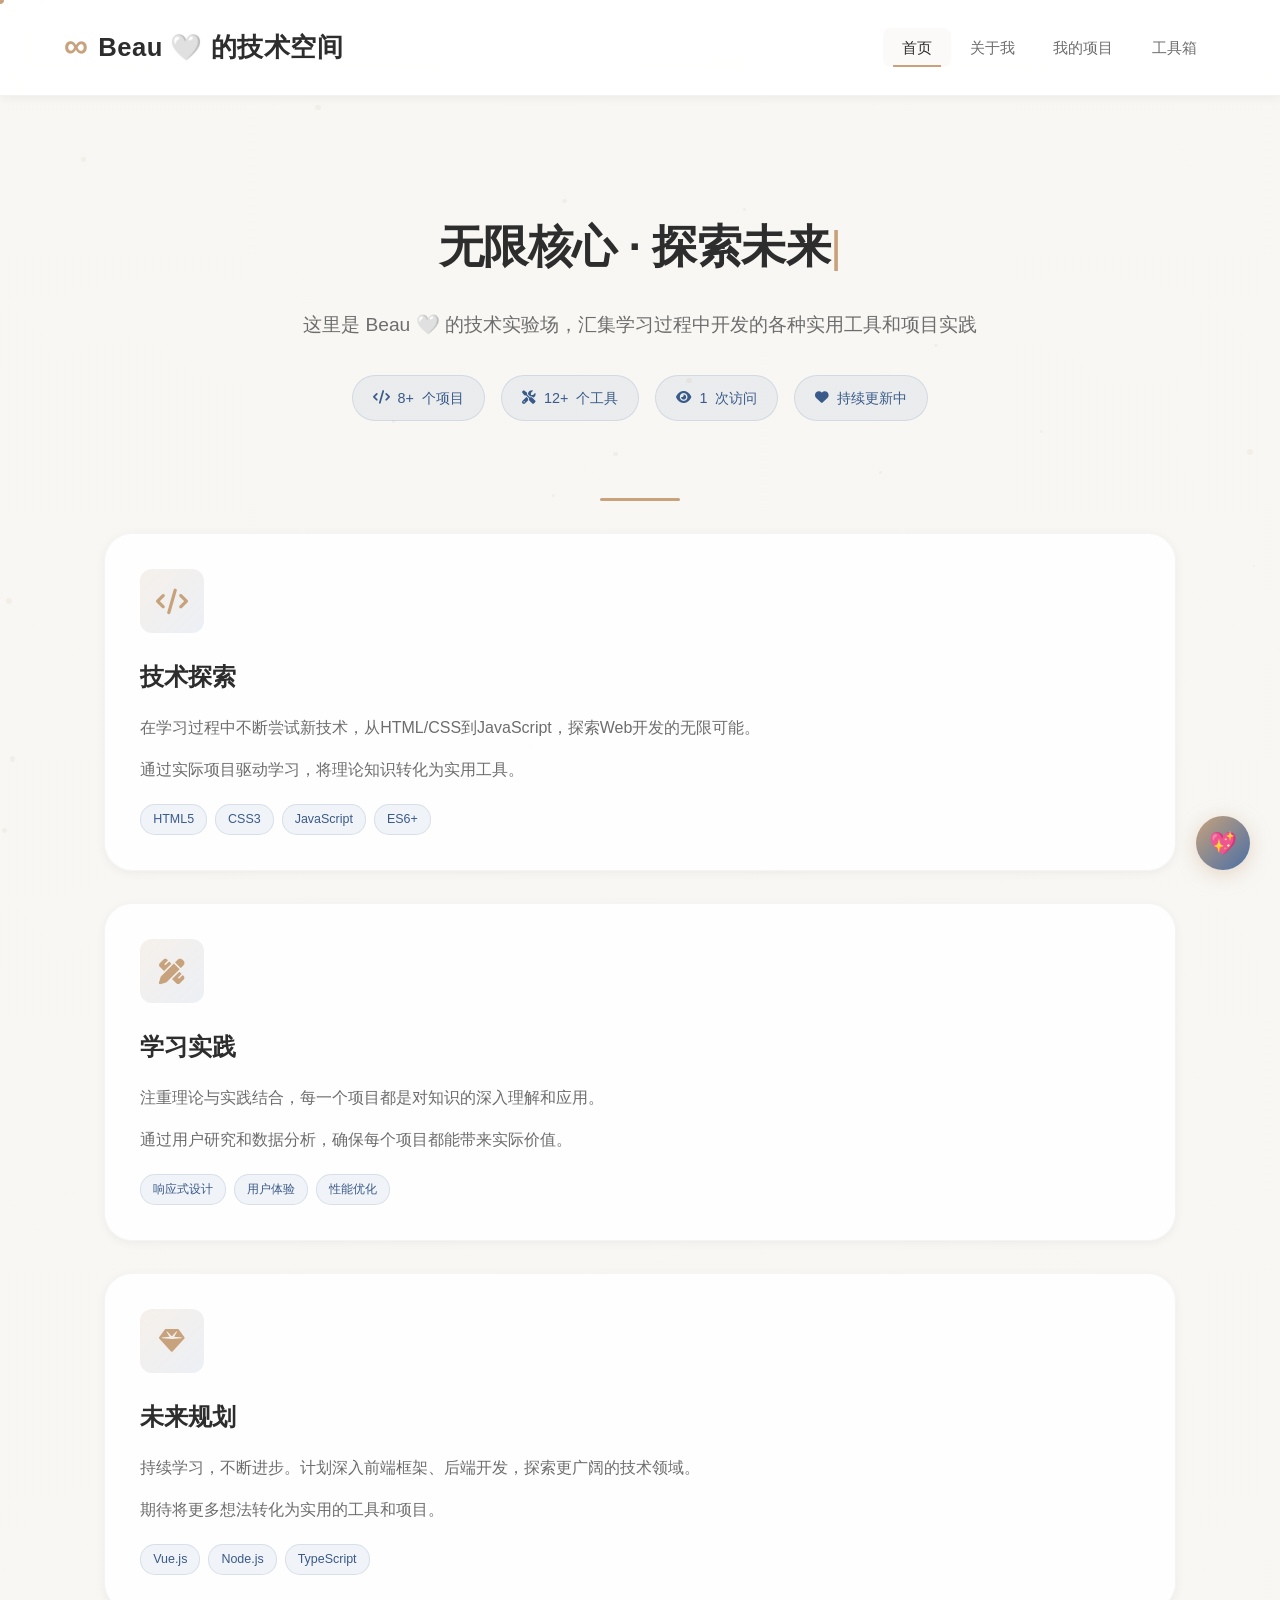
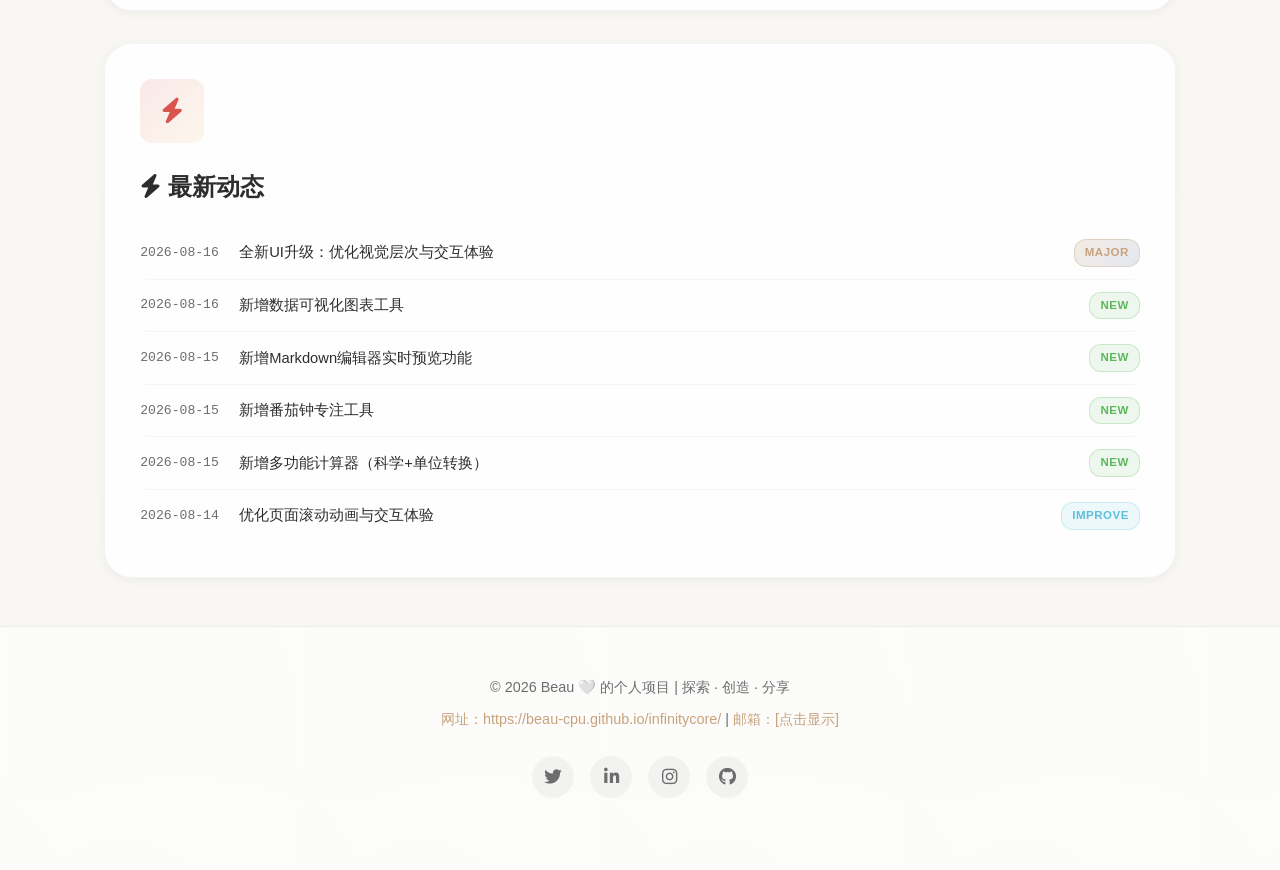
<file: index.html>
<!DOCTYPE html>
<html lang="zh-CN">
<head>
    <meta charset="UTF-8">
    <link rel="icon" href="图标/logo.png">
    <meta name="viewport" content="width=device-width, initial-scale=1.0">
    <title>InfinityCore - 无限核心 | Beau 🤍 的技术空间</title>
    <meta name="description" content="Beau 🤍 的个人技术空间，汇集学习过程中开发的各种实用工具和项目实践">
    
    <!-- SEO & Open Graph -->
    <meta property="og:title" content="InfinityCore - 无限核心 | Beau 🤍 的技术空间">
    <meta property="og:description" content="个人技术实验场，汇集学习过程中开发的各种实用工具和项目实践 | 全新升级版">
    <meta property="og:type" content="website">
    <meta name="keywords" content="InfinityCore, Beau, 技术空间, Web开发, 前端, JavaScript, HTML, CSS, 工具箱, 学习笔记">
    <meta http-equiv="Content-Type" content="text/html;charset=gb2312" />
    <meta name="sogou_site_verification" content="lBYwadlYSS" />
    <meta name="theme-color" content="#c7a27c">

    <!-- 外部CSS文件 -->
    <link rel="stylesheet" href="https://cdnjs.cloudflare.com/ajax/libs/font-awesome/6.4.0/css/all.min.css">
    <link rel="stylesheet" href="style.css">
</head>
<body>
    <!-- 自定义光标（简化版） -->
    <div class="cursor-dot"></div>
    
    <!-- 背景粒子 -->
    <div class="particles" id="particles"></div>
    
    <!-- 加载动画 -->
    <div class="loader" id="loader">
        <div class="loader-content">
            <div class="logo-loading">InfinityCore</div>
            <div class="loader-spinner"></div>
            <div class="loader-progress"></div>
            <div class="loader-complete">准备就绪</div>
        </div>
    </div>

    <!-- 导航栏（只保留前4项） -->
    <nav class="navbar" id="navbar">
        <div class="logo">
            <span class="logo-icon">∞</span>
            <span>Beau 🤍 的技术空间</span>
        </div>
        <button class="mobile-toggle" id="mobileToggle">☰</button>
        <ul class="nav-links" id="navLinks">
            <li><a href="#" class="active" onclick="showContent('home', this)">首页</a></li>
            <li><a href="#" onclick="showContent('about', this)">关于我</a></li>
            <li><a href="#" onclick="showContent('projects', this)">我的项目</a></li>
            <li><a href="my-tools.html" target="_blank" rel="noopener noreferrer">工具箱</a></li>
        </ul>
    </nav>

    <!-- 主要内容 -->
    <main class="container">
        <!-- 首页内容 -->
        <section id="home-content" class="content-section">
            <div class="hero">
                <h1><span id="typewriter"></span><span class="cursor-blink">|</span></h1>
                <p>这里是 Beau 🤍 的技术实验场，汇集学习过程中开发的各种实用工具和项目实践</p>
                <div class="hero-stats">
                    <div class="stat-badge"><i class="fas fa-code"></i><span id="projectCount">8+</span> 个项目</div>
                    <div class="stat-badge"><i class="fas fa-tools"></i><span id="toolCount">12+</span> 个工具</div>
                    <div class="stat-badge"><i class="fas fa-eye"></i><span id="visitCount">--</span> 次访问</div>
                    <div class="stat-badge"><i class="fas fa-heart"></i> 持续更新中</div>
                </div>
            </div>
            
            <div class="content-card perspective fade-in-up">
                <div class="card-3d">
                    <div class="icon-container">
                        <i class="fas fa-code"></i>
                    </div>
                    <h2>技术探索</h2>
                    <p>在学习过程中不断尝试新技术，从HTML/CSS到JavaScript，探索Web开发的无限可能。</p>
                    <p>通过实际项目驱动学习，将理论知识转化为实用工具。</p>
                    <div class="tech-tags">
                        <span class="mini-tag">HTML5</span>
                        <span class="mini-tag">CSS3</span>
                        <span class="mini-tag">JavaScript</span>
                        <span class="mini-tag">ES6+</span>
                    </div>
                </div>
            </div>
            
            <div class="content-card perspective fade-in-up">
                <div class="card-3d">
                    <div class="icon-container">
                        <i class="fas fa-pencil-ruler"></i>
                    </div>
                    <h2>学习实践</h2>
                    <p>注重理论与实践结合，每一个项目都是对知识的深入理解和应用。</p>
                    <p>通过用户研究和数据分析，确保每个项目都能带来实际价值。</p>
                    <div class="tech-tags">
                        <span class="mini-tag">响应式设计</span>
                        <span class="mini-tag">用户体验</span>
                        <span class="mini-tag">性能优化</span>
                    </div>
                </div>
            </div>
            
            <div class="content-card perspective fade-in-up">
                <div class="card-3d">
                    <div class="icon-container">
                        <i class="fas fa-gem"></i>
                    </div>
                    <h2>未来规划</h2>
                    <p>持续学习，不断进步。计划深入前端框架、后端开发，探索更广阔的技术领域。</p>
                    <p>期待将更多想法转化为实用的工具和项目。</p>
                    <div class="tech-tags">
                        <span class="mini-tag">Vue.js</span>
                        <span class="mini-tag">Node.js</span>
                        <span class="mini-tag">TypeScript</span>
                    </div>
                </div>
            </div>

            <!-- 最新动态卡片 -->
            <div class="content-card perspective fade-in-up update-card">
                <div class="card-3d">
                    <div class="icon-container update-icon">
                        <i class="fas fa-bolt"></i>
                    </div>
                    <h2><i class="fas fa-bolt"></i> 最新动态</h2>
                    <div class="update-list">
                        <div class="update-item">
                            <span class="update-date">2026-08-16</span>
                            <span class="update-text">全新UI升级：优化视觉层次与交互体验</span>
                            <span class="update-tag major">Major</span>
                        </div>
                        <div class="update-item">
                            <span class="update-date">2026-08-16</span>
                            <span class="update-text">新增数据可视化图表工具</span>
                            <span class="update-tag new">New</span>
                        </div>
                        <div class="update-item">
                            <span class="update-date">2026-08-15</span>
                            <span class="update-text">新增Markdown编辑器实时预览功能</span>
                            <span class="update-tag new">New</span>
                        </div>
                        <div class="update-item">
                            <span class="update-date">2026-08-15</span>
                            <span class="update-text">新增番茄钟专注工具</span>
                            <span class="update-tag new">New</span>
                        </div>
                        <div class="update-item">
                            <span class="update-date">2026-08-15</span>
                            <span class="update-text">新增多功能计算器（科学+单位转换）</span>
                            <span class="update-tag new">New</span>
                        </div>
                        <div class="update-item">
                            <span class="update-date">2026-08-14</span>
                            <span class="update-text">优化页面滚动动画与交互体验</span>
                            <span class="update-tag improve">Improve</span>
                        </div>
                    </div>
                </div>
            </div>

        </section>
        
        <!-- 关于内容 -->
        <section id="about-content" class="content-section" style="display:none;">
            <div class="hero">
                <h1>关于我</h1>
                <p>一名热爱技术的计算机科学学生</p>
            </div>
            
            <div class="content-card perspective fade-in-up">
                <div class="card-3d">
                    <div class="icon-container">
                        <i class="fas fa-user-graduate"></i>
                    </div>
                    <h2>学习背景</h2>
                    <p>YIPC · 计算机科学专业</p>
                    <p>专注于Web开发技术栈，通过项目实践驱动学习，对前端开发和用户体验设计有浓厚兴趣。</p>
                </div>
            </div>
            
            <div class="content-card perspective fade-in-up">
                <div class="card-3d">
                    <div class="icon-container">
                        <i class="fas fa-cogs"></i>
                    </div>
                    <h2>技术栈</h2>
                    <p>HTML5 · CSS3 · JavaScript · 响应式设计</p>
                    <p>正在学习 Vue.js/React · Node.js 基础 · Git 版本控制</p>
                    <p>这个网站是我学习和实践过程的成果展示。</p>
                    
                    <!-- 技能进度条 -->
                    <div class="skills-container">
                        <div class="skill-item">
                            <div class="skill-header">
                                <span class="skill-name"><i class="fab fa-html5"></i> HTML5</span>
                                <span class="skill-percent">92%</span>
                            </div>
                            <div class="skill-bar"><div class="skill-fill" data-width="92"></div></div>
                        </div>
                        <div class="skill-item">
                            <div class="skill-header">
                                <span class="skill-name"><i class="fab fa-css3-alt"></i> CSS3</span>
                                <span class="skill-percent">88%</span>
                            </div>
                            <div class="skill-bar"><div class="skill-fill" data-width="88"></div></div>
                        </div>
                        <div class="skill-item">
                            <div class="skill-header">
                                <span class="skill-name"><i class="fab fa-js-square"></i> JavaScript</span>
                                <span class="skill-percent">82%</span>
                            </div>
                            <div class="skill-bar"><div class="skill-fill" data-width="82"></div></div>
                        </div>
                        <div class="skill-item">
                            <div class="skill-header">
                                <span class="skill-name"><i class="fas fa-mobile-alt"></i> 响应式设计</span>
                                <span class="skill-percent">85%</span>
                            </div>
                            <div class="skill-bar"><div class="skill-fill" data-width="85"></div></div>
                        </div>
                        <div class="skill-item">
                            <div class="skill-header">
                                <span class="skill-name"><i class="fab fa-vuejs"></i> Vue.js</span>
                                <span class="skill-percent">50%</span>
                            </div>
                            <div class="skill-bar"><div class="skill-fill" data-width="50"></div></div>
                        </div>
                        <div class="skill-item">
                            <div class="skill-header">
                                <span class="skill-name"><i class="fab fa-node-js"></i> Node.js</span>
                                <span class="skill-percent">40%</span>
                            </div>
                            <div class="skill-bar"><div class="skill-fill" data-width="40"></div></div>
                        </div>
                    </div>
                </div>
            </div>
            
            <div class="content-card perspective fade-in-up">
                <div class="card-3d">
                    <div class="icon-container">
                        <i class="fas fa-rocket"></i>
                    </div>
                    <h2>项目目标</h2>
                    <p>通过实际项目深入学习技术，开发有用的工具解决实际问题。</p>
                    <p>记录学习过程，整理有用的资源和经验，为未来职业发展打下基础。</p>
                    
                    <!-- 时间线视图 -->
                    <div class="timeline">
                        <div class="timeline-item">
                            <div class="timeline-dot"></div>
                            <div class="timeline-content">
                                <h4>🚀 启程</h4>
                                <p>开始接触 Web 开发，搭建第一个个人网站</p>
                                <span class="timeline-date">2023 年初</span>
                            </div>
                        </div>
                        <div class="timeline-item">
                            <div class="timeline-dot"></div>
                            <div class="timeline-content">
                                <h4>🛠️ 探索</h4>
                                <p>开发抽奖工具、资源导航站等实用小工具</p>
                                <span class="timeline-date">2023 年中</span>
                            </div>
                        </div>
                        <div class="timeline-item">
                            <div class="timeline-dot"></div>
                            <div class="timeline-content">
                                <h4>📈 成长</h4>
                                <p>学习 JavaScript 深入知识，构建代码共享平台</p>
                                <span class="timeline-date">2024 年</span>
                            </div>
                        </div>
                        <div class="timeline-item">
                            <div class="timeline-dot active"></div>
                            <div class="timeline-content">
                                <h4>✨ 现在</h4>
                                <p>全面升级，新增多个实用工具模块</p>
                                <span class="timeline-date">2026 年</span>
                            </div>
                        </div>
                    </div>
                </div>
            </div>

            <!-- 新增：联系方式卡片 -->
            <div class="content-card perspective fade-in-up contact-card">
                <div class="card-3d">
                    <div class="icon-container">
                        <i class="fas fa-envelope"></i>
                    </div>
                    <h2>联系我</h2>
                    <p>欢迎交流技术与合作机会</p>
                    <div class="contact-info">
                        <div class="contact-item">
                            <i class="fas fa-globe"></i>
                            <span>https://beau-cpu.github.io/infinitycore/</span>
                        </div>
                        <div class="contact-item" id="emailDisplay">
                            <i class="fas fa-envelope"></i>
                            <span class="email-link" onclick="showEmail()">[点击显示邮箱]</span>
                        </div>
                    </div>
                </div>
            </div>
        </section>
        
        <!-- 我的项目内容 -->
        <section id="projects-content" class="content-section" style="display:none;">
            <div class="hero">
                <h1>我的项目集合</h1>
                <p>在学习过程中开发的各种实用工具</p>
            </div>
            
            <div class="projects-grid">
                <!-- 本地 AI 聊天助手 -->
                <div class="project-card fade-in-up featured">
                    <div class="project-badge-new">✨ 新增</div>
                    <div class="project-header">
                        <img src="图标/logo.png" alt="本地 AI 聊天助手图标" style="width:36px;height:36px;object-fit:contain;">
                        <h3>本地 AI 聊天助手</h3>
                        <span class="project-status done">已完成</span>
                    </div>
                    <p>配合 llama.cpp / 本地推理服务的聊天前端，支持流式对话、深度思考折叠与附件解析，会话只保存在本机浏览器。</p>
                    <div class="project-links">
                        <a href="ai-chat.html" target="_blank" rel="noopener noreferrer" class="btn">使用工具</a>
                    </div>
                    <div class="project-tags">
                        <span class="tag">本地 AI</span>
                        <span class="tag">流式对话</span>
                        <span class="tag">隐私保护</span>
                    </div>
                </div>

                <!-- 抽奖工具 -->
                <div class="project-card fade-in-up">
                    <div class="project-header">
                        <i class="fas fa-gift"></i>
                        <h3>随机抽选工具</h3>
                        <span class="project-status done">已完成</span>
                    </div>
                    <p>用于课堂抽点、活动抽奖的实用工具，支持自定义名单和多种随机算法。</p>
                    <div class="project-links">
                        <a href="抽奖.html" target="_blank" rel="noopener noreferrer" class="btn">使用工具</a>
                    </div>
                    <div class="project-tags">
                        <span class="tag">JavaScript</span>
                        <span class="tag">HTML5</span>
                        <span class="tag">CSS3</span>
                    </div>
                </div>
                
                <!-- 资源导航 -->
                <div class="project-card fade-in-up">
                    <div class="project-header">
                        <i class="fas fa-bookmark"></i>
                        <h3>资源导航站</h3>
                        <span class="project-status done">已完成</span>
                    </div>
                    <p>收集整理的学习资源和实用网站，方便快速访问常用开发工具和学习平台。</p>
                    <div class="project-links">
                        <a href="友情链接.html" target="_blank" rel="noopener noreferrer" class="btn">查看资源</a>
                    </div>
                    <div class="project-tags">
                        <span class="tag">资源整理</span>
                        <span class="tag">导航设计</span>
                        <span class="tag">用户体验</span>
                    </div>
                </div>

                 <!-- 代码学习库 -->
                <div class="project-card fade-in-up">
                    <div class="project-header">
                        <i class="fas fa-code-branch"></i>
                        <h3>代码学习中心</h3>
                        <span class="project-status done">已完成</span>
                    </div>
                    <p>收集整理的学习代码的方法，方便快速搭建交流平台。</p>
                    <div class="project-links">
                        <a href="date/share.html" target="_blank" rel="noopener noreferrer" class="btn">进入中心</a>
                    </div>
                    <div class="project-tags">
                        <span class="tag">融合整理</span>
                        <span class="tag">代码共享</span>
                        <span class="tag">共建平台</span>
                    </div>
                </div>

                <!-- 番茄钟工具 -->
                <div class="project-card fade-in-up featured">
                    <div class="project-badge-new">✨ 热门</div>
                    <div class="project-header">
                        <i class="fas fa-clock"></i>
                        <h3>番茄钟专注工具</h3>
                        <span class="project-status done">已完成</span>
                    </div>
                    <p>基于番茄工作法的专注计时器，帮助提升学习和工作效率，支持自定义时长和休息提醒。</p>
                    <div class="project-links">
                        <a href="pomodoro.html" target="_blank" rel="noopener noreferrer" class="btn">使用工具</a>
                        <!-- removed -->
                    </div>
                    <div class="project-tags">
                        <span class="tag">JavaScript</span>
                        <span class="tag">效率工具</span>
                        <span class="tag">时间管理</span>
                    </div>
                </div>

                <!-- 多功能计算器 -->
                <div class="project-card fade-in-up featured">
                    <div class="project-badge-new">✨ 热门</div>
                    <div class="project-header">
                        <i class="fas fa-calculator"></i>
                        <h3>多功能计算器</h3>
                        <span class="project-status done">已完成</span>
                    </div>
                    <p>支持基础计算、科学函数（三角/对数/幂运算）、8种单位转换的在线计算工具。</p>
                    <div class="project-links">
                        <a href="calculator.html" target="_blank" rel="noopener noreferrer" class="btn">使用工具</a>
                        <!-- removed -->
                    </div>
                    <div class="project-tags">
                        <span class="tag">JavaScript</span>
                        <span class="tag">科学计算</span>
                        <span class="tag">单位转换</span>
                    </div>
                </div>

                <!-- 技术笔记 -->
                <div class="project-card fade-in-up featured">
                    <div class="project-badge-new">✨ 热门</div>
                    <div class="project-header">
                        <i class="fas fa-book-open"></i>
                        <h3>技术学习笔记</h3>
                        <span class="project-status done">已完成</span>
                    </div>
                    <p>系统化的前端学习笔记，涵盖 HTML/CSS/JS 核心知识、Git 使用、性能优化等实战内容。</p>
                    <div class="project-links">
                        <a href="notes.html" target="_blank" rel="noopener noreferrer" class="btn">阅读笔记</a>
                        <!-- removed -->
                    </div>
                    <div class="project-tags">
                        <span class="tag">学习笔记</span>
                        <span class="tag">前端知识</span>
                        <span class="tag">最佳实践</span>
                    </div>
                </div>

                <!-- Markdown编辑器 -->
                <div class="project-card fade-in-up featured">
                    <div class="project-badge-new">✨ 热门</div>
                    <div class="project-header">
                        <i class="fas fa-markdown"></i>
                        <h3>Markdown 编辑器</h3>
                        <span class="project-status done">已完成</span>
                    </div>
                    <p>在线 Markdown 编辑器，支持实时预览、语法高亮、工具栏快捷操作、一键导出 HTML。</p>
                    <div class="project-links">
                        <a href="markdown-editor.html" target="_blank" rel="noopener noreferrer" class="btn">使用工具</a>
                        <!-- removed -->
                    </div>
                    <div class="project-tags">
                        <span class="tag">Markdown</span>
                        <span class="tag">编辑器</span>
                        <span class="tag">实时预览</span>
                    </div>
                </div>

                <!-- 数据可视化 -->
                <div class="project-card fade-in-up featured">
                    <div class="project-badge-new">✨ 热门</div>
                    <div class="project-header">
                        <i class="fas fa-chart-pie"></i>
                        <h3>数据可视化工具</h3>
                        <span class="project-status done">已完成</span>
                    </div>
                    <p>纯前端数据可视化工具，支持柱状图/折线图/饼图/雷达图等多种图表类型，即输即显。</p>
                    <div class="project-links">
                        <a href="charts.html" target="_blank" rel="noopener noreferrer" class="btn">使用工具</a>
                        <!-- removed -->
                    </div>
                    <div class="project-tags">
                        <span class="tag">Canvas</span>
                        <span class="tag">数据可视化</span>
                        <span class="tag">图表生成</span>
                    </div>
                </div>

                <!-- 设计工具箱 -->
                <div class="project-card fade-in-up featured">
                    <div class="project-badge-new">✨ 热门</div>
                    <div class="project-header">
                        <i class="fas fa-palette"></i>
                        <h3>设计工具箱</h3>
                        <span class="project-status done">已完成</span>
                    </div>
                    <p>前端设计辅助工具集合，包含颜色选择、渐变生成、阴影效果、圆角预览、字体预览等功能。</p>
                    <div class="project-links">
                        <a href="design-tools.html" target="_blank" rel="noopener noreferrer" class="btn">使用工具</a>
                        <!-- removed -->
                    </div>
                    <div class="project-tags">
                        <span class="tag">CSS工具</span>
                        <span class="tag">设计辅助</span>
                        <span class="tag">前端效率</span>
                    </div>
                </div>

                <!-- 博客系统（计划中） -->
                <div class="project-card fade-in-up">
                    <div class="project-header">
                        <i class="fas fa-blog"></i>
                        <h3>个人技术博客</h3>
                        <span class="project-status plan">计划中</span>
                    </div>
                    <p>计划中的个人技术博客，用于记录学习笔记、技术总结和项目经验分享。</p>
                    <div class="project-links">
                        <a href="javascript:void(0)" class="btn-secondary">开发中</a>
                    </div>
                    <div class="project-tags">
                        <span class="tag">计划中</span>
                        <span class="tag">Node.js</span>
                        <span class="tag">数据库</span>
                    </div>
                </div>
                
                
                <!-- API工具集（计划中） -->
                <div class="project-card fade-in-up">
                    <div class="project-header">
                        <i class="fas fa-tools"></i>
                        <h3>API工具集合</h3>
                        <span class="project-status plan">计划中</span>
                    </div>
                    <p>计划开发的一系列API工具，包括天气查询、IP查询、二维码生成等实用功能。</p>
                    <div class="project-links">
                        <a href="javascript:void(0)" class="btn-secondary">构思中</a>
                    </div>
                    <div class="project-tags">
                        <span class="tag">计划中</span>
                        <span class="tag">API开发</span>
                        <span class="tag">后端</span>
                    </div>
                </div>
            </div>
        </section>
    </main>

    <!-- 页脚 -->
    <footer>
        <p>&copy; <span id="currentYear"></span> Beau 🤍 的个人项目 | 探索 · 创造 · 分享</p>
        <p><span class="email-link">网址：https://beau-cpu.github.io/infinitycore/</span> | 
            <span class="email-link" id="emailText">邮箱：[点击显示]</span>
        </p>
        
        <div class="social-links">
            <a href="#" target="_blank" rel="noopener noreferrer"><i class="fab fa-twitter"></i></a>
            <a href="#" target="_blank" rel="noopener noreferrer"><i class="fab fa-linkedin-in"></i></a>
            <a href="#" target="_blank" rel="noopener noreferrer"><i class="fab fa-instagram"></i></a>
            <a href="#" target="_blank" rel="noopener noreferrer"><i class="fab fa-github"></i></a>
        </div>
        
        <!-- footer-version removed -->
     </footer>

    <!-- 打赏按钮 -->
    <button class="donate-btn" onclick="openDonateModal()">💖</button>
    
    <!-- 打赏弹窗 -->
    <div class="modal" id="donateModal">
        <div class="modal-content">
            <button class="close-btn" onclick="closeDonateModal()">&times;</button>
            <h2 style="text-align: center; margin-bottom: 1.5rem; color: var(--accent);">感谢您的支持</h2>
            
            <div class="qr-tabs">
                <button class="tab-btn active" onclick="showQR('wechat')">微信支付</button>
                <button class="tab-btn" onclick="showQR('alipay')">支付宝</button>
            </div>
            
            <div class="qr-container">
                <div class="qr-code" id="wechatQR">
                    <div class="qr-code-img-container">
                        <img src="打赏/WeChat Pay.jpg" alt="微信支付二维码" class="qr-code-img active" id="wechatImg" 
                             data-loaded="false"
                             onclick="if(window.zoomImage){zoomImage(this.src)}">
                        <div class="qr-loading" id="wechatLoading"><i class="fas fa-spinner"></i></div>
                        <div class="qr-error" id="wechatError" style="display: none;">图片加载失败</div>
                    </div>
                </div>
                <div class="qr-code" id="alipayQR" style="display: none;">
                    <div class="qr-code-img-container">
                        <img src="打赏/Alipay.jpg" alt="支付宝二维码" class="qr-code-img" id="alipayImg" 
                             data-loaded="false"
                             onclick="if(window.zoomImage){zoomImage(this.src)}">
                        <div class="qr-loading" id="alipayLoading"><i class="fas fa-spinner"></i></div>
                        <div class="qr-error" id="alipayError" style="display: none;">图片加载失败</div>
                    </div>
                </div>
            </div>
            
            <div class="donate-text">
                <p>您的支持是我持续学习和创作的动力</p>
                <p>每一份支持都将用于技术学习和项目开发</p>
                <p>感谢您对InfinityCore的信任与支持！</p>
            </div>
        </div>
    </div>
    
    <!-- 图片放大查看器 -->
    <div class="image-zoom-modal" id="imageZoomModal">
        <span class="zoom-close" onclick="closeZoomModal()">&times;</span>
        <img class="zoom-content" id="zoomedImage">
        <div class="zoom-controls">
            <button class="zoom-btn" onclick="zoomIn()"><i class="fas fa-plus"></i></button>
            <button class="zoom-btn" onclick="zoomOut()"><i class="fas fa-minus"></i></button>
            <button class="zoom-btn" onclick="resetZoom()"><i class="fas fa-sync-alt"></i></button>
        </div>
    </div>

    <!-- 回到顶部按钮 -->
    <button class="back-to-top" id="backToTop" onclick="scrollToTop()">
        <i class="fas fa-chevron-up"></i>
    </button>

    <!-- 外部JavaScript文件 -->
    <script src="script.js"></script>
    <script>
        // ====== 页面初始化增强 ======
        document.addEventListener('DOMContentLoaded', function() {
            // 1. 更新年份
            const yearEl = document.getElementById('currentYear');
            if (yearEl) yearEl.textContent = new Date().getFullYear();
            
            // 2. 访问计数器（localStorage）
            let visits = parseInt(localStorage.getItem('infinitycore_visits') || '0') + 1;
            localStorage.setItem('infinitycore_visits', visits);
            const visitEl = document.getElementById('visitCount');
            if (visitEl) visitEl.textContent = visits;

            // 3. 打字机效果
            initTypewriter();
            
            // 4. 初始化技能条动画
            initSkillBars();
            
            // 5. 初始化滚动动画观察器
            initScrollAnimations();

            // 6. 初始化回到顶部按钮显示逻辑
            initBackToTop();
        });

        // 打字机效果
        function initTypewriter() {
            const el = document.getElementById('typewriter');
            if (!el) return;
            const texts = ['无限核心 · 探索未来', 'InfinityCore · Explore Future', '代码改变世界', 'Code Changes The World'];
            let textIndex = 0, charIndex = 0, isDeleting = false;
            
            function type() {
                const current = texts[textIndex];
                if (isDeleting) {
                    el.textContent = current.substring(0, charIndex - 1);
                    charIndex--;
                } else {
                    el.textContent = current.substring(0, charIndex + 1);
                    charIndex++;
                }
                
                let speed = isDeleting ? 50 : 120;
                if (!isDeleting && charIndex === current.length) {
                    speed = 2000;
                    isDeleting = true;
                } else if (isDeleting && charIndex === 0) {
                    isDeleting = false;
                    textIndex = (textIndex + 1) % texts.length;
                    speed = 500;
                }
                setTimeout(type, speed);
            }
            type();
        }

        // 技能条动画
        function initSkillBars() {
            const bars = document.querySelectorAll('.skill-fill');
            const observer = new IntersectionObserver((entries) => {
                entries.forEach(entry => {
                    if (entry.isIntersecting) {
                        const w = entry.target.dataset.width;
                        entry.target.style.width = w + '%';
                        observer.unobserve(entry.target);
                    }
                });
            }, { threshold: 0.5 });
            bars.forEach(b => observer.observe(b));
        }

        // 滚动渐入动画
        function initScrollAnimations() {
            const els = document.querySelectorAll('.fade-in-up');
            const observer = new IntersectionObserver((entries) => {
                entries.forEach(entry => {
                    if (entry.isIntersecting) {
                        entry.target.classList.add('visible');
                        observer.unobserve(entry.target);
                    }
                });
            }, { threshold: 0.1, rootMargin: '0px 0px -50px 0px' });
            els.forEach(el => observer.observe(el));
        }

        // 邮箱防爬虫保护
        document.addEventListener('DOMContentLoaded', function() {
            const emailText = document.getElementById('emailText');
            if (emailText) {
                emailText.addEventListener('click', function() {
                    const encodedEmail = 'MTcyNjU5ODU5NjFAMTYzLmNvbQ==';
                    const email = atob(encodedEmail);
                    this.innerHTML = `<a href="mailto:${email}" class="email-link">邮箱：${email}</a>`;
                });
                emailText.style.cursor = 'pointer';
                emailText.title = '点击显示邮箱地址';
            }
        });

        // 显示邮箱函数（关于页面）
        function showEmail() {
            const encodedEmail = 'MTcyNjU5ODU5NjFAMTYzLmNvbQ==';
            const email = atob(encodedEmail);
            const container = document.querySelector('#emailDisplay .email-link');
            if (container) {
                container.innerHTML = `<a href="mailto:${email}">${email}</a>`;
            }
        }

        // 回到顶部功能
        function initBackToTop() {
            const btn = document.getElementById('backToTop');
            window.addEventListener('scroll', () => {
                if (window.scrollY > 400) {
                    btn.classList.add('visible');
                } else {
                    btn.classList.remove('visible');
                }
            });
        }

        function scrollToTop() {
            window.scrollTo({ top: 0, behavior: 'smooth' });
        }
    </script>
</body>
</html>
</file>
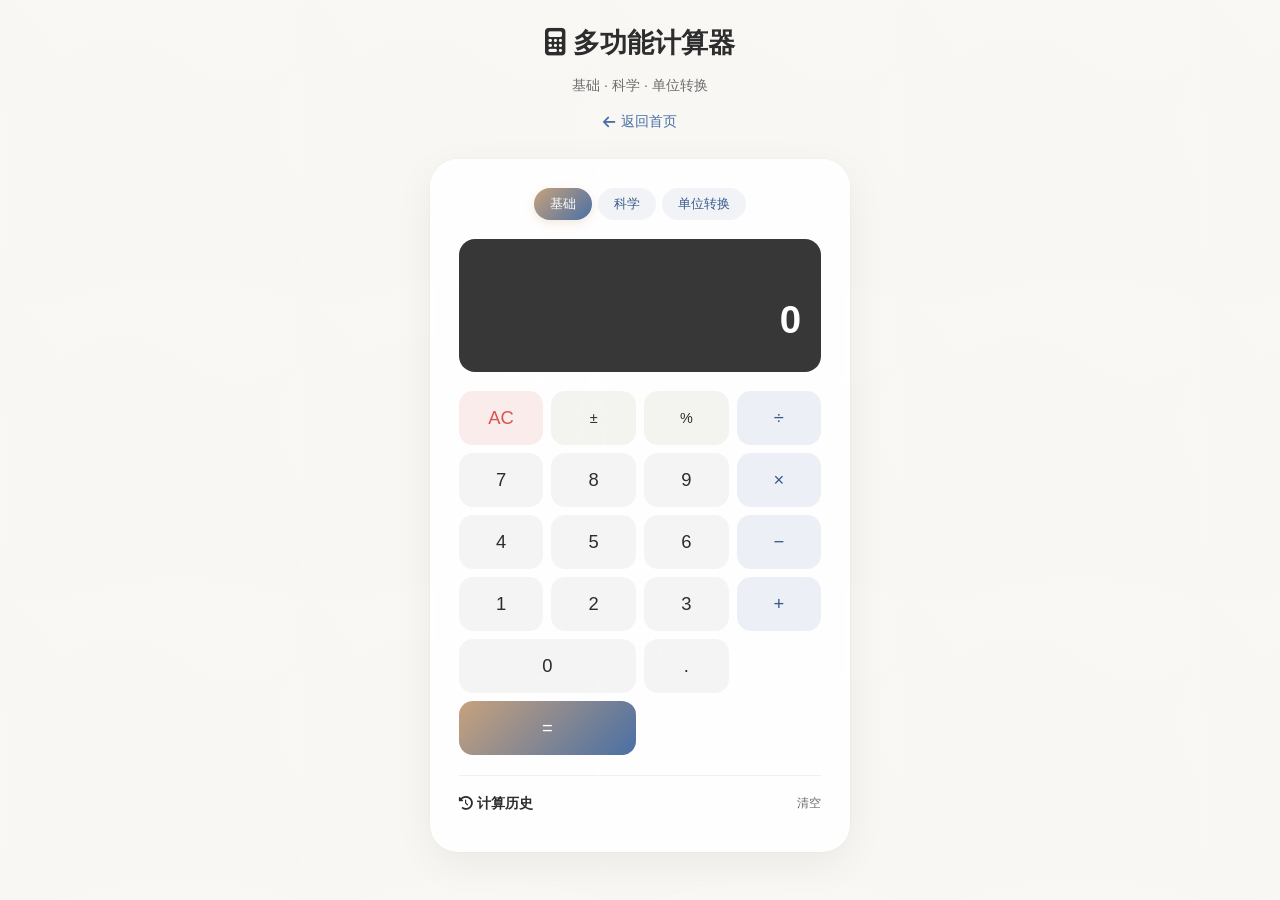
<file: calculator.html>
<!DOCTYPE html>
<html lang="zh-CN">
<head>
    <meta charset="UTF-8">
    <link rel="icon" href="图标/logo.png">
    <meta name="viewport" content="width=device-width, initial-scale=1.0">
    <title>多功能计算器 · InfinityCore v1.3.0</title>
    <meta name="description" content="支持基础计算、科学函数、单位转换的多功能在线计算器">
    <link rel="stylesheet" href="https://cdnjs.cloudflare.com/ajax/libs/font-awesome/6.4.0/css/all.min.css">
    <style>
        :root {
            --primary: #4a6fa5; --primary-dark: #3a5a8a;
            --dark: #2d2d2d; --light: #f8f7f4; --gray: #6d6d6d;
            --border: #e0ded9; --accent: #c7a27c;
            --card-bg: rgba(255,255,255,0.88);
            --transition: all 0.3s cubic-bezier(0.165, 0.84, 0.44, 1);
        }
        * { margin: 0; padding: 0; box-sizing: border-box; }
        body {
            font-family: 'Segoe UI', Roboto, 'Helvetica Neue', sans-serif;
            background: var(--light); color: var(--dark); line-height: 1.7;
            min-height: 100vh; display: flex; flex-direction: column;
            align-items: center; padding: 20px; position: relative;
        }
        body::before {
            content: ""; position: fixed; top: 0; left: 0; width: 100%; height: 100%;
            background: linear-gradient(rgba(248,247,244,0.92), rgba(248,247,244,0.92)),
                url('data:image/svg+xml;utf8,<svg xmlns="http://www.w3.org/2000/svg" width="100" height="100"><path fill="rgba(199,162,124,0.03)" d="M20,20 Q40,5 60,20 T100,20 Q85,40 100,60 T100,100 Q60,85 20,100 T0,100 Q5,60 0,20 T20,20"/></svg>');
            background-size: cover, 300px; z-index: -1; pointer-events: none;
        }
        .container { width: 100%; max-width: 420px; }
        .header { text-align: center; margin-bottom: 1.5rem; }
        .header h1 { font-size: 1.7rem; color: var(--dark); margin-bottom: 0.4rem; font-weight: 700; }
        .header p { color: var(--gray); font-size: 0.9rem; }
        .back-link { display: inline-flex; align-items: center; gap: 6px; color: var(--primary); text-decoration: none; font-size: 0.88rem; margin-top: 0.8rem; transition: color 0.2s; }
        .back-link:hover { color: var(--accent); }

        .calc-card {
            background: var(--card-bg); border-radius: 28px;
            padding: 1.8rem; box-shadow: 0 12px 40px rgba(0,0,0,0.06), 0 0 0 1px rgba(0,0,0,0.02);
            backdrop-filter: blur(2px);
        }

        /* 模式切换 */
        .mode-tabs { display: flex; gap: 6px; margin-bottom: 1.2rem; justify-content: center; }
        .mode-tab {
            padding: 7px 16px; border: none; border-radius: 18px;
            background: rgba(74,111,165,0.08); color: var(--primary-dark);
            font-size: 0.82rem; font-weight: 500; cursor: pointer;
            transition: all 0.25s ease;
        }
        .mode-tab.active { background: linear-gradient(135deg, var(--accent), var(--primary)); color: white; box-shadow: 0 3px 10px rgba(199,162,124,0.25); }
        .mode-tab:hover:not(.active) { background: rgba(199,162,124,0.12); color: var(--accent); }

        /* 显示屏 */
        .display {
            background: rgba(45,45,45,0.95); border-radius: 16px;
            padding: 20px; margin-bottom: 1.2rem; text-align: right;
            min-height: 90px; display: flex; flex-direction: column;
            justify-content: center;
        }
        .display-expr { color: rgba(255,255,255,0.5); font-size: 0.85rem; min-height: 22px; word-break: break-all; margin-bottom: 6px; }
        .display-result { color: white; font-size: 2.4rem; font-weight: 600; font-variant-numeric: tabular-nums; word-break: break-all; }

        /* 按钮网格 */
        .btn-grid { display: grid; grid-template-columns: repeat(4, 1fr); gap: 8px; }
        .calc-btn {
            height: 54px; border: none; border-radius: 14px;
            font-size: 1.15rem; font-weight: 500; cursor: pointer;
            transition: all 0.15s ease; display: flex; align-items: center;
            justify-content: center; position: relative; overflow: hidden;
        }
        .calc-btn:active { transform: scale(0.94); }
        .calc-btn.num { background: rgba(0,0,0,0.04); color: var(--dark); }
        .calc-btn.num:hover { background: rgba(0,0,0,0.08); }
        .calc-btn.op { background: rgba(74,111,165,0.1); color: var(--primary-dark); }
        .calc-btn.op:hover { background: rgba(74,111,165,0.2); }
        .calc-btn.func { background: rgba(138,155,110,0.1); color: var(--secondary); font-size: 0.9rem; }
        .calc-btn.func:hover { background: rgba(138,155,110,0.2); }
        .calc-btn.eq { background: linear-gradient(135deg, var(--accent), var(--primary)); color: white; grid-column: span 2; }
        .calc-btn.eq:hover { box-shadow: 0 4px 14px rgba(199,162,124,0.35); }
        .calc-btn.clear { background: rgba(217,83,79,0.1); color: #d9534f; }
        .calc-btn.clear:hover { background: rgba(217,83,79,0.2); }
        .calc-btn.zero { grid-column: span 2; }

        /* 科学模式面板 */
        .sci-panel { display: none; margin-bottom: 1rem; }
        .sci-panel.active { display: block; }
        .sci-grid { display: grid; grid-template-columns: repeat(5, 1fr); gap: 6px; }
        .sci-btn {
            height: 40px; border: none; border-radius: 10px;
            background: rgba(199,162,124,0.08); color: var(--accent);
            font-size: 0.78rem; cursor: pointer; transition: all 0.15s;
        }
        .sci-btn:hover { background: rgba(199,162,124,0.18); transform: translateY(-1px); }

        /* 单位转换面板 */
        .unit-panel { display: none; }
        .unit-panel.active { display: block; }
        .unit-row { display: flex; gap: 10px; margin-bottom: 12px; align-items: stretch; }
        .unit-group { flex: 1; }
        .unit-label { font-size: 0.75rem; color: var(--gray); margin-bottom: 4px; font-weight: 500; }
        .unit-select, .unit-input {
            width: 100%; padding: 10px; border: 1.5px solid var(--border);
            border-radius: 10px; font-size: 0.9rem; outline: none;
            background: white; transition: border-color 0.2s;
        }
        .unit-select:focus, .unit-input:focus { border-color: var(--accent); }
        .swap-btn {
            align-self: center; width: 36px; height: 36px; border: none;
            border-radius: 50%; background: var(--primary); color: white;
            cursor: pointer; font-size: 0.85rem; transition: all 0.2s;
        }
        .swap-btn:hover { background: var(--primary-dark); transform: rotate(180deg); }

        /* 历史记录 */
        .history-section { margin-top: 1.2rem; border-top: 1px solid rgba(0,0,0,0.05); padding-top: 1rem; }
        .history-header { display: flex; justify-content: space-between; align-items: center; margin-bottom: 8px; }
        .history-title { font-size: 0.85rem; font-weight: 600; color: var(--dark); }
        .history-clear { font-size: 0.78rem; color: var(--gray); cursor: pointer; background: none; border: none; }
        .history-clear:hover { color: #d9534f; }
        .history-list { max-height: 150px; overflow-y: auto; }
        .history-item { padding: 8px 12px; background: rgba(0,0,0,0.02); border-radius: 10px; margin-bottom: 6px; font-size: 0.84rem; display: flex; justify-content: space-between; cursor: pointer; transition: background 0.2s; }
        .history-item:hover { background: rgba(199,162,124,0.06); }
        .history-expr { color: var(--gray); }
        .history-res { color: var(--dark); font-weight: 600; }

        @media (max-width: 480px) {
            .calc-card { padding: 1.4rem; }
            .calc-btn { height: 48px; font-size: 1.05rem; }
            .display-result { font-size: 2rem; }
        }
    </style>
</head>
<body>
<div class="container">
    <div class="header">
        <h1><i class="fas fa-calculator"></i> 多功能计算器</h1>
        <p>基础 · 科学 · 单位转换</p>
        <a href="index.html" class="back-link"><i class="fas fa-arrow-left"></i> 返回首页</a>
    </div>

    <div class="calc-card">
        <!-- 模式切换 -->
        <div class="mode-tabs">
            <button class="mode-tab active" data-mode="basic">基础</button>
            <button class="mode-tab" data-mode="scientific">科学</button>
            <button class="mode-tab" data-mode="unit">单位转换</button>
        </div>

        <!-- 科学模式 -->
        <div class="sci-panel" id="sciPanel">
            <div class="sci-grid">
                <button class="sci-btn" onclick="inputSciFunc('sin(')">sin</button>
                <button class="sci-btn" onclick="inputSciFunc('cos(')">cos</button>
                <button class="sci-btn" onclick="inputSciFunc('tan(')">tan</button>
                <button class="sci-btn" onclick="inputSciFunc('log(')">log</button>
                <button class="sci-btn" onclick="inputSciFunc('ln(')">ln</button>
                <button class="sci-btn" onclick="inputSciFunc('sqrt(')">√</button>
                <button class="sci-btn" onclick="inputValue('^')">xʸ</button>
                <button class="sci-btn" onclick="inputValue('(')">(</button>
                <button class="sci-btn" onclick="inputValue(')')">)</button>
                <button class="sci-btn" onclick="inputSciFunc('abs(')|">|x|</button>
                <button class="sci-btn" onclick="inputConst('PI')">π</button>
                <button class="sci-btn" onclick="inputConst('E')">e</button>
                <button class="sci-btn" onclick="inputSciFunc('asin(')">sin⁻¹</button>
                <button class="sci-btn" onclick="inputSciFunc('acos(')">cos⁻¹</button>
                <button class="sci-btn" onclick="inputSciFunc('atan(')">tan⁻¹</button>
            </div>
        </div>

        <!-- 单位转换 -->
        <div class="unit-panel" id="unitPanel">
            <select class="unit-select" id="unitCategory" onchange="changeUnitCategory()">
                <option value="length">长度</option>
                <option value="weight">重量</option>
                <option value="temperature">温度</option>
                <option value="area">面积</option>
                <option value="volume">体积</option>
                <option value="time">时间</option>
                <option value="speed">速度</option>
                <option value="data">数据存储</option>
            </select>
            <div class="unit-row" style="margin-top: 12px;">
                <div class="unit-group">
                    <div class="unit-label">从</div>
                    <input type="number" class="unit-input" id="unitFromVal" value="1" oninput="convertUnit()">
                    <select class="unit-select" id="unitFrom" onchange="convertUnit()"></select>
                </div>
                <button class="swap-btn" onclick="swapUnit()" title="交换单位"><i class="fas fa-exchange-alt"></i></button>
                <div class="unit-group">
                    <div class="unit-label">到</div>
                    <input type="number" class="unit-input" id="unitToVal" readonly>
                    <select class="unit-select" id="unitTo" onchange="convertUnit()"></select>
                </div>
            </div>
        </div>

        <!-- 显示屏 -->
        <div class="display" id="displayArea">
            <div class="display-expr" id="exprDisplay"></div>
            <div class="display-result" id="resultDisplay">0</div>
        </div>

        <!-- 基础按钮 -->
        <div class="btn-grid" id="basicBtns">
            <button class="calc-btn clear" onclick="clearAll()">AC</button>
            <button class="calc-btn func" onclick="toggleSign()">±</button>
            <button class="calc-btn func" onclick="inputPercent()">%</button>
            <button class="calc-btn op" onclick="inputValue('/')">÷</button>
            
            <button class="calc-btn num" onclick="inputValue('7')">7</button>
            <button class="calc-btn num" onclick="inputValue('8')">8</button>
            <button class="calc-btn num" onclick="inputValue('9')">9</button>
            <button class="calc-btn op" onclick="inputValue('*')">×</button>
            
            <button class="calc-btn num" onclick="inputValue('4')">4</button>
            <button class="calc-btn num" onclick="inputValue('5')">5</button>
            <button class="calc-btn num" onclick="inputValue('6')">6</button>
            <button class="calc-btn op" onclick="inputValue('-')">−</button>
            
            <button class="calc-btn num" onclick="inputValue('1')">1</button>
            <button class="calc-btn num" onclick="inputValue('2')">2</button>
            <button class="calc-btn num" onclick="inputValue('3')">3</button>
            <button class="calc-btn op" onclick="inputValue('+')">+</button>
            
            <button class="calc-btn num zero" onclick="inputValue('0')">0</button>
            <button class="calc-btn num" onclick="inputValue('.')">.</button>
            <button class="calc-btn eq" onclick="calculate()">=</button>
        </div>

        <!-- 历史记录 -->
        <div class="history-section">
            <div class="history-header">
                <span class="history-title"><i class="fas fa-history"></i> 计算历史</span>
                <button class="history-clear" onclick="clearHistory()">清空</button>
            </div>
            <div class="history-list" id="historyList"></div>
        </div>
    </div>
</div>

<script>
// ====== 计算器核心逻辑 ======
let expression = '';
let currentInput = '0';
let shouldReset = false;
let history = JSON.parse(localStorage.getItem('calc_history') || '[]');

const exprEl = document.getElementById('exprDisplay');
const resultEl = document.getElementById('resultDisplay');

function updateDisplay() {
    exprEl.textContent = expression;
    resultEl.textContent = currentInput;
}

function inputValue(val) {
    if (shouldReset) {
        currentInput = '';
        shouldReset = false;
    }
    
    // 防止多个小数点
    if (val === '.' && currentInput.includes('.')) return;
    
    // 防止以0开头多位数（除了0.xxx）
    if (currentInput === '0' && val !== '.' && !isNaN(val)) {
        currentInput = val;
    } else {
        currentInput += val;
    }
    
    updateDisplay();
}

function inputSciFunc(func) {
    expression += func;
    updateDisplay();
}

function inputConst(c) {
    const vals = { PI: Math.PI, E: Math.E };
    currentInput = vals[c].toString();
    updateDisplay();
}

function inputOp(op) {
    expression += currentInput + op;
    currentInput = '';
    shouldReset = false;
    updateDisplay();
}

// 操作符点击复用 inputValue
document.querySelectorAll('.calc-btn.op').forEach(btn => {
    btn.addEventListener('click', function() {
        const opMap = {'÷':'/','×':'*','−':'-','+':'+'};
        const op = this.textContent.trim();
        if (opMap[op]) {
            expression += currentInput + opMap[op];
            currentInput = '';
            shouldReset = false;
            updateDisplay();
        }
    });
});

function toggleSign() {
    if (currentInput && currentInput !== '0') {
        currentInput = currentInput.startsWith('-') ? currentInput.slice(1) : '-' + currentInput;
        updateDisplay();
    }
}

function inputPercent() {
    currentInput = (parseFloat(currentInput) / 100).toString();
    updateDisplay();
}

function clearAll() {
    expression = '';
    currentInput = '0';
    shouldReset = false;
    updateDisplay();
}

function calculate() {
    try {
        let fullExpr = expression + currentInput;
        
        // 安全评估数学表达式
        fullExpr = fullExpr.replace(/×/g,'*').replace(/÷/g,'/').replace(/−/g,'-');
        
        // 使用 Function 构造器安全计算
        const result = new Function('return ' + fullExpr)();
        
        if (!isFinite(result)) throw new Error('Invalid');
        
        // 添加到历史
        addToHistory(fullExpr, result);
        
        exprEl.textContent = fullExpr + ' =';
        currentInput = parseFloat(result.toPrecision(12)).toString();
        shouldReset = true;
        updateDisplay();
    } catch(e) {
        exprEl.textContent = '错误';
        currentInput = '错误';
        shouldReset = true;
        updateDisplay();
    }
}

// 历史记录
function addToHistory(expr, res) {
    history.unshift({ expr, res: res.toString(), time: Date.now() });
    if (history.length > 30) history.pop();
    localStorage.setItem('calc_history', JSON.stringify(history));
    renderHistory();
}

function renderHistory() {
    const list = document.getElementById('historyList');
    list.innerHTML = '';
    history.forEach(h => {
        const div = document.createElement('div');
        div.className = 'history-item';
        div.innerHTML = `<span class="history-expr">${escapeHtml(h.expr)}</span><span class="history-res">${escapeHtml(h.res)}</span>`;
        div.onclick = () => { currentInput = h.res; shouldReset = true; updateDisplay(); };
        list.appendChild(div);
    });
}

function clearHistory() { history = []; localStorage.removeItem('calc_history'); renderHistory(); }
function escapeHtml(t) { const d=document.createElement('div'); d.textContent=t; return d.innerHTML; }

// ====== 模式切换 ======
document.querySelectorAll('.mode-tabs .mode-tab').forEach(tab => {
    tab.addEventListener('click', () => {
        document.querySelectorAll('.mode-tabs .mode-tab').forEach(t => t.classList.remove('active'));
        tab.classList.add('active');
        
        const mode = tab.dataset.mode;
        document.getElementById('sciPanel').classList.toggle('active', mode === 'scientific');
        document.getElementById('unitPanel').classList.toggle('active', mode === 'unit');
        document.getElementById('displayArea').style.display = mode === 'unit' ? 'none' : 'flex';
        document.getElementById('basicBtns').style.display = mode === 'unit' ? 'none' : 'grid';
        document.querySelector('.history-section').style.display = mode === 'unit' ? 'none' : 'block';
    });
});

// ====== 单位转换 ======
const UNITS = {
    length:   { m:1, km:1000, cm:0.01, mm:0.001, mi:1609.344, yd:0.9144, ft:0.3048, in:0.0254 },
    weight:   { kg:1, g:0.001, mg:0.000001, t:1000, lb:0.453592, oz:0.0283495 },
    temperature: { C:'C', F:'F', K:'K' },
    area:     { m2:1, km2:1000000, cm2:0.0001, ha:10000, acre:4046.86 },
    volume:   { L:1, mL:0.001, m3:1000, galUS:3.78541, cup:0.236588 },
    time:     { s:1, min:60, hr:3600, day:86400, week:604800, month:2592000, year:31536000 },
    speed:    { mps:1, kmph:0.277778, mph:0.44704, knot:0.514444 },
    data:     { B:1, KB:1024, MB:1048576, GB:1073741824, TB:1099511627776 }
};

let currentUnitCat = 'length';

function changeUnitCategory() {
    currentUnitCat = document.getElementById('unitCategory').value;
    populateUnitSelects();
    convertUnit();
}

function populateUnitSelects() {
    const fromSel = document.getElementById('unitFrom');
    const toSel = document.getElementById('unitTo');
    fromSel.innerHTML = ''; toSel.innerHTML = '';
    const units = UNITS[currentUnitCat];
    Object.keys(units).forEach((u, i) => {
        fromSel.appendChild(new Option(u, u));
        toSel.appendChild(new Option(u, u));
        if (i === 1) toSel.selectedIndex = 1; // 默认第二个不同单位
    });
}
populateUnitSelects();

function convertUnit() {
    const cat = currentUnitCat;
    const fromU = document.getElementById('unitFrom').value;
    const toU = document.getElementById('unitTo').value;
    const val = parseFloat(document.getElementById('unitFromVal').value) || 0;
    
    let result;
    if (cat === 'temperature') {
        result = convertTemp(val, fromU, toU);
    } else {
        const base = val * UNITS[cat][fromU];
        result = base / UNITS[cat][toU];
    }
    
    document.getElementById('unitToVal').value = parseFloat(result.toPrecision(10));
}

function convertTemp(val, from, to) {
    let celsius;
    if (from === 'C') celsius = val;
    else if (from === 'F') celsius = (val - 32) * 5 / 9;
    else celsius = val - 273.15;
    
    if (to === 'C') return celsius;
    if (to === 'F') return celsius * 9 / 5 + 32;
    return celsius + 273.15;
}

function swapUnit() {
    const f = document.getElementById('unitFrom');
    const t = document.getElementById('unitTo');
    const fv = document.getElementById('unitFromVal');
    const tv = document.getElementById('unitToVal');
    const tmpIdx = f.selectedIndex;
    f.selectedIndex = t.selectedIndex;
    t.selectedIndex = tmpIdx;
    const tmpV = fv.value;
    fv.value = tv.value;
    convertUnit();
}

// 键盘支持
document.addEventListener('keydown', e => {
    if (document.getElementById('unitPanel').classList.contains('active')) return;
    const k = e.key;
    if (/^[0-9.]$/.test(k)) inputValue(k);
    else if (k === '+') inputOp('+');
    else if (k === '-') inputOp('-');
    else if (k === '*') inputOp('*');
    else if (k === '/') inputOp('/');
    else if (k === 'Enter' || k === '=') calculate();
    else if (k === 'Escape' || k === 'c' || k === 'C') clearAll();
    else if (k === 'Backspace') { currentInput = currentInput.slice(0,-1) || '0'; updateDisplay(); }
});

// 初始化
renderHistory();
updateDisplay();

console.log('%c🔢 多功能计算器已加载 | InfinityCore v1.3.0', 'color: #4a6fa5;');
</script>
</body>
</html>
</file>
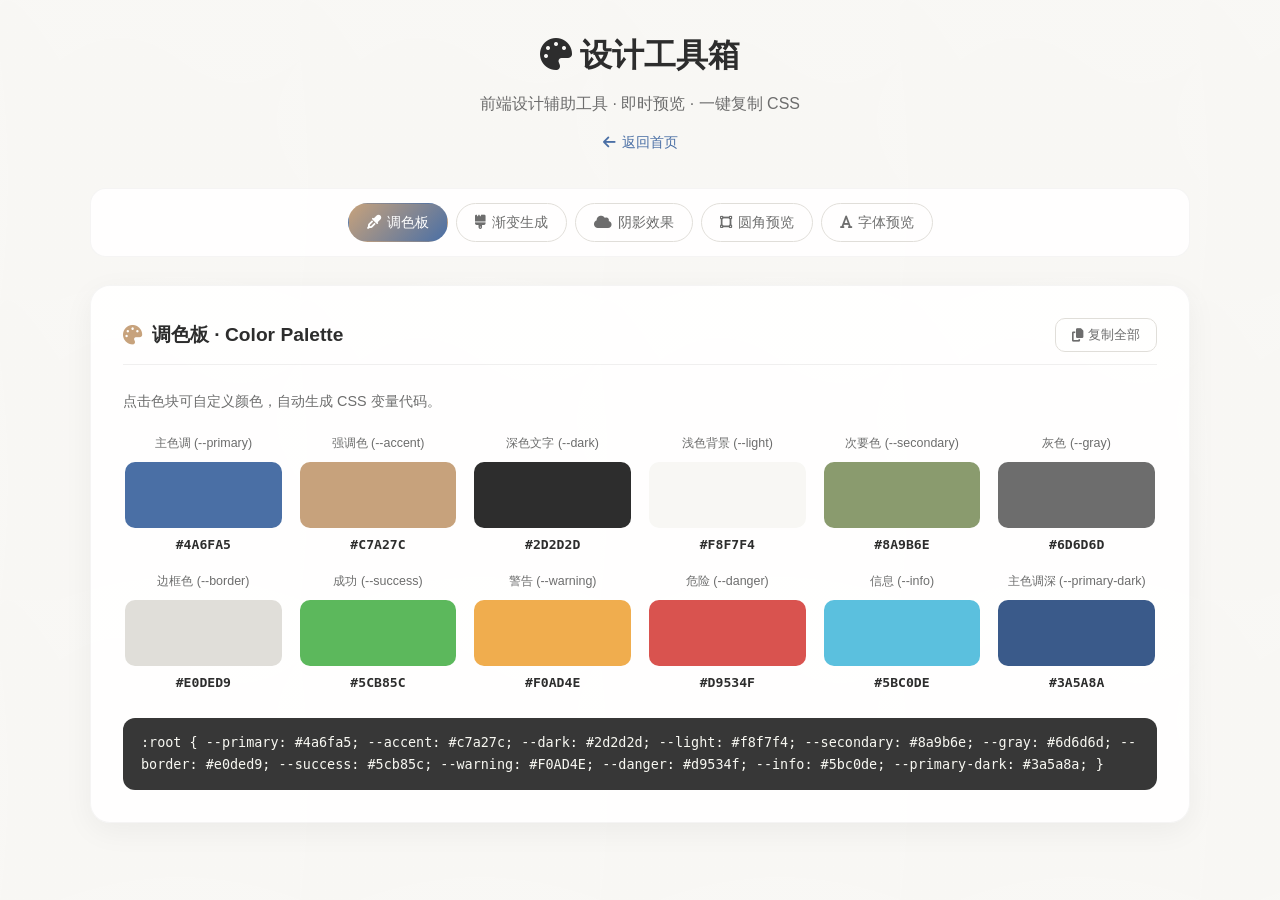
<file: design-tools.html>
<!DOCTYPE html>
<html lang="zh-CN">
<head>
    <meta charset="UTF-8">
    <link rel="icon" href="图标/logo.png">
    <meta name="viewport" content="width=device-width, initial-scale=1.0">
    <title>设计工具箱 · InfinityCore v1.3.0</title>
    <meta name="description" content="前端设计辅助工具集合，包含颜色选择、渐变生成、阴影效果、圆角预览等功能">
    <link rel="stylesheet" href="https://cdnjs.cloudflare.com/ajax/libs/font-awesome/6.4.0/css/all.min.css">
    <style>
        :root {
            --primary: #4a6fa5; --primary-dark: #3a5a8a; --secondary: #8a9b6e;
            --dark: #2d2d2d; --light: #f8f7f4; --gray: #6d6d6d;
            --border: #e0ded9; --accent: #c7a27c;
            --card-bg: rgba(255,255,255,0.88);
        }
        *{margin:0;padding:0;box-sizing:border-box;}
        body{
            font-family:'Segoe UI',Roboto,'Helvetica Neue',sans-serif;
            background:var(--light);color:var(--dark);line-height:1.7;
            min-height:100vh;padding:20px;position:relative;
        }
        body::before{
            content:"";position:fixed;top:0;left:0;width:100%;height:100%;
            background:linear-gradient(rgba(248,247,244,0.92),rgba(248,247,244,0.92)),
                url('data:image/svg+xml;utf8,<svg xmlns="http://www.w3.org/2000/svg" width="100" height="100"><path fill="rgba(199,162,124,0.03)" d="M20,20 Q40,5 60,20 T100,20 Q85,40 100,60 T100,100 Q60,85 20,100 T0,100 Q5,60 0,20 T20,20"/></svg>');
            background-size:cover,300px;z-index:-1;pointer-events:none;
        }
        .container{max-width:1100px;margin:0 auto;}
        .header{text-align:center;margin-bottom:2rem;padding-top:0.5rem;}
        .header h1{font-size:2rem;color:var(--dark);font-weight:700;margin-bottom:0.5rem;}
        .header p{color:var(--gray);font-size:1rem;}
        .back-link{display:inline-flex;align-items:center;gap:6px;color:var(--primary);text-decoration:none;font-size:0.9rem;margin-top:0.8rem;transition:color 0.2s;}
        .back-link:hover{color:var(--accent);}

        /* 工具导航 */
        .tool-nav{display:flex;flex-wrap:wrap;gap:8px;justify-content:center;margin-bottom:1.8rem;padding:14px;background:var(--card-bg);border-radius:16px;border:1px solid rgba(0,0,0,0.04);}
        .tool-nav-btn{
            padding:9px 18px;border:1.5px solid var(--border);border-radius:20px;
            background:transparent;color:var(--gray);font-size:0.88rem;font-weight:500;
            cursor:pointer;transition:all 0.25s;display:flex;align-items:center;gap:6px;
        }
        .tool-nav-btn:hover,.tool-nav-btn.active{background:linear-gradient(135deg,var(--accent),var(--primary));color:white;border-color:transparent;}

        /* 工具面板 */
        .tool-panel{display:none;background:var(--card-bg);border-radius:20px;padding:2rem;border:1px solid rgba(0,0,0,0.04);box-shadow:0 8px 30px rgba(0,0,0,0.05);}
        .tool-panel.active{display:block;}

        .panel-header{display:flex;justify-content:space-between;align-items:center;margin-bottom:1.5rem;padding-bottom:12px;border-bottom:1px solid rgba(0,0,0,0.06);}
        .panel-title{font-size:1.2rem;font-weight:700;color:var(--dark);display:flex;align-items:center;gap:10px;}
        .panel-title i{color:var(--accent);}
        .copy-btn{padding:7px 16px;border:1.5px solid var(--border);border-radius:10px;background:transparent;font-size:0.82rem;cursor:pointer;color:var(--gray);transition:all 0.2s;display:flex;align-items:center;gap:5px;}
        .copy-btn:hover{border-color:var(--accent);color:var(--accent);}

        /* 颜色工具 */
        .color-grid{display:grid;grid-template-columns:repeat(auto-fill,minmax(140px,1fr));gap:14px;margin-bottom:1.5rem;}
        .color-item{text-align:center;}
        .color-label{font-size:0.78rem;color:var(--gray);margin-bottom:6px;font-weight:500;}
        .color-swatch-wrap{position:relative;width:100%;height:70px;border-radius:12px;overflow:hidden;cursor:pointer;border:2px solid transparent;transition:border-color 0.2s;}
        .color-swatch-wrap:hover{border-color:var(--accent);}
        .color-swatch{width:100%;height:100%;}
        .color-input{position:absolute;top:0;left:0;width:100%;height:100%;opacity:0;cursor:pointer;}
        .color-hex{font-family:'Consolas',monospace;font-size:0.82rem;color:var(--dark);margin-top:4px;font-weight:600;}

        /* 渐变工具 */
        .gradient-preview{height:120px;border-radius:14px;margin-bottom:1.2rem;box-shadow:inset 0 2px 8px rgba(0,0,0,0.08);}
        .gradient-controls{display:grid;grid-template-columns:1fr 1fr;gap:14px;margin-bottom:1.2rem;}
        @media(max-width:600px){.gradient-controls{grid-template-columns:1fr;}}
        .control-group label{display:block;font-size:0.8rem;color:var(--gray);margin-bottom:6px;font-weight:500;}
        .control-input{width:100%;padding:9px 12px;border:1.5px solid var(--border);border-radius:10px;font-size:0.88rem;outline:none;background:white;transition:border-color 0.2s;}
        .control-input:focus{border-color:var(--accent);}
        .direction-select{width:100%;padding:9px 12px;border:1.5px solid var(--border);border-radius:10px;font-size:0.88rem;outline:none;background:white;cursor:pointer;}
        .css-output{background:rgba(45,45,45,0.95);color:#f8f8f2;border-radius:12px;padding:14px 18px;font-family:'Consolas','Monaco',monospace;font-size:0.84em;line-height:1.65;word-break:break-all;overflow-x:auto;}

        /* 阴影工具 */
        .shadow-preview{height:160px;border-radius:14px;background:white;display:flex;align-items:center;justify-content:center;margin-bottom:1.2rem;border:1px dashed var(--border);position:relative;}
        .shadow-box{width:150px;height:100px;border-radius:12px;background:linear-gradient(135deg,var(--accent),var(--primary));transition:box-shadow 0.3s ease;}
        .shadow-sliders{display:grid;grid-template-columns:repeat(auto-fit,minmax(180px,1fr));gap:14px;margin-bottom:1.2rem;}
        .slider-group{display:flex;flex-direction:column;}
        .slider-label{display:flex;justify-content:space-between;font-size:0.8rem;color:var(--gray);margin-bottom:6px;}
        .slider-val{font-weight:600;color:var(--dark);font-family:'Consolas',monospace;}
        input[type=range]{-webkit-appearance:none;width:100%;height:6px;border-radius:3px;background:var(--border);outline:none;}
        input[type=range]::-webkit-slider-thumb{-webkit-appearance:none;width:18px;height:18px;border-radius:50%;background:linear-gradient(135deg,var(--accent),var(--primary));cursor:pointer;box-shadow:0 2px 6px rgba(0,0,0,0.15);}

        /* 圆角工具 */
        .border-preview{height:200px;display:flex;align-items:center;justify-content:center;margin-bottom:1.2rem;background:rgba(74,111,165,0.04);border-radius:14px;}
        .border-box{width:160px;height:110px;background:linear-gradient(135deg,var(--accent),var(--primary));transition:border-radius 0.3s ease;display:flex;align-items:center;justify-content:center;color:white;font-weight:600;font-size:0.9rem;}
        .corner-inputs{display:grid;grid-template-columns:1fr 1fr;gap:10px;margin-bottom:1.2rem;}
        .corner-input{display:flex;align-items:center;gap:8px;padding:8px 12px;background:rgba(0,0,0,0.02);border-radius:10px;}
        .corner-input label{font-size:0.8rem;color:var(--gray);min-width:50px;}
        .corner-input input{flex:1;padding:6px 10px;border:1.5px solid var(--border);border-radius:8px;font-size:0.88rem;outline:none;text-align:center;font-family:'Consolas',monospace;}
        .corner-input input:focus{border-color:var(--accent);}

        /* 字体预览 */
        .font-preview-area{padding:2rem;background:white;border-radius:14px;margin-bottom:1.2rem;text-align:center;border:1px solid rgba(0,0,0,0.05);}
        .font-sample{font-size:2.5rem;font-weight:700;color:var(--dark);line-height:1.4;word-break:break-word;}
        .font-sub{font-size:1rem;color:var(--gray);margin-top:0.8rem;line-height:1.65;}
        .font-controls{display:flex;flex-wrap:wrap;gap:10px;margin-bottom:1.2rem;}
        .font-control{flex:1;min-width:140px;}
        .font-control label{display:block;font-size:0.78rem;color:var(--gray);margin-bottom:5px;font-weight:500;}
        .font-control select,.font-control input[type=number]{width:100%;padding:9px 11px;border:1.5px solid var(--border);border-radius:10px;font-size:0.86rem;outline:none;background:white;}
        .font-control select:focus,.font-control input:focus{border-color:var(--accent);}

        /* 提示信息 */
        .toast{position:fixed;bottom:30px;left:50%;transform:translateX(-50%) translateY(80px);background:var(--dark);color:white;padding:10px 24px;border-radius:25px;font-size:0.88rem;opacity:0;transition:all 0.35s ease;z-index:999;pointer-events:none;}
        .toast.show{transform:translateX(-50%) translateY(0);opacity:1;}

        @media(max-width:768px){
            .container{padding:0 12px;}
            .tool-nav{padding:10px;}
            .tool-nav-btn{padding:7px 14px;font-size:0.82rem;}
            .tool-panel{padding:1.4rem;}
        }
    </style>
</head>
<body>
<div class="container">
    <div class="header">
        <h1><i class="fas fa-palette"></i> 设计工具箱</h1>
        <p>前端设计辅助工具 · 即时预览 · 一键复制 CSS</p>
        <a href="index.html" class="back-link"><i class="fas fa-arrow-left"></i> 返回首页</a>
    </div>

    <!-- 工具导航 -->
    <nav class="tool-nav">
        <button class="tool-nav-btn active" data-tool="color"><i class="fas fa-eye-dropper"></i> 调色板</button>
        <button class="tool-nav-btn" data-tool="gradient"><i class="fas fa-brush"></i> 渐变生成</button>
        <button class="tool-nav-btn" data-tool="shadow"><i class="fas fa-cloud"></i> 阴影效果</button>
        <button class="tool-nav-btn" data-tool="radius"><i class="fas fa-vector-square"></i> 圆角预览</button>
        <button class="tool-nav-btn" data-tool="font"><i class="fas fa-font"></i> 字体预览</button>
    </nav>

    <!-- ====== 调色板 ====== -->
    <div class="tool-panel active" id="panel-color">
        <div class="panel-header">
            <span class="panel-title"><i class="fas fa-palette"></i> 调色板 · Color Palette</span>
            <button class="copy-btn" onclick="copyColorPalette()"><i class="fas fa-copy"></i> 复制全部</button>
        </div>
        <p style="color:var(--gray);font-size:0.9rem;margin-bottom:1.2rem;">点击色块可自定义颜色，自动生成 CSS 变量代码。</p>
        <div class="color-grid" id="colorGrid">
            <!-- 由JS动态生成 -->
        </div>
        <div class="css-output" id="colorOutput"></div>
    </div>

    <!-- ====== 渐变生成器 ====== -->
    <div class="tool-panel" id="panel-gradient">
        <div class="panel-header">
            <span class="panel-title"><i class="fas fa-brush"></i> 渐变生成器 · Gradient Generator</span>
            <button class="copy-btn" onclick="copyGradientCSS()"><i class="fas fa-copy"></i> 复制 CSS</button>
        </div>
        <div class="gradient-preview" id="gradientPreview"></div>
        <div class="gradient-controls">
            <div class="control-group">
                <label>起始颜色</label>
                <input type="color" class="control-input" id="gradFrom" value="#c7a27c" oninput="updateGradient()">
            </div>
            <div class="control-group">
                <label>结束颜色</label>
                <input type="color" class="control-input" id="gradTo" value="#4a6fa5" oninput="updateGradient()">
            </div>
            <div class="control-group">
                <label>渐变方向</label>
                <select class="direction-select" id="gradDir" onchange="updateGradient()">
                    <option value="135deg">对角线 ↘</option>
                    <option value="90deg">水平 →</option>
                    <option value="180deg">水平 ←</option>
                    <option value="0deg">垂直 ↓</option>
                    <option value="to right">向右</option>
                    <option value="to bottom">向下</option>
                    <option value="radial">径向 ◉</option>
                </select>
            </div>
            <div class="control-group">
                <label>预设方案</label>
                <select class="direction-select" id="gradPreset" onchange="applyGradPreset()">
                    <option value="">-- 选择预设 --</option>
                    <option value="sunset">🌅 日落橙红</option>
                    <option value="ocean">🌊 海洋蓝绿</option>
                    <option value="forest">🌲 森林翠绿</option>
                    <option value="lavender">💜 薰衣紫</option>
                    <option value="fire">🔥 火焰渐变</option>
                    <option value="aurora">✨ 极光幻彩</option>
                </select>
            </div>
        </div>
        <div class="css-output" id="gradientOutput"></div>
    </div>

    <!-- ====== 阴影效果 ====== -->
    <div class="tool-panel" id="panel-shadow">
        <div class="panel-header">
            <span class="panel-title"><i class="fas fa-cloud"></i> 阴影效果 · Box Shadow</span>
            <button class="copy-btn" onclick="copyShadowCSS()"><i class="fas fa-copy"></i> 复制 CSS</button>
        </div>
        <div class="shadow-preview">
            <div class="shadow-box" id="shadowBox"></div>
        </div>
        <div class="shadow-sliders">
            <div class="slider-group">
                <div class="slider-label"><span>X 偏移</span><span class="slider-val" id="sxVal">0</span></div>
                <input type="range" min="-40" max="40" value="0" id="shX" oninput="updateShadow()">
            </div>
            <div class="slider-group">
                <div class="slider-label"><span>Y 偏移</span><span class="slider-val" id="syVal">8</span></div>
                <input type="range" min="-40" max="40" value="8" id="shY" oninput="updateShadow()">
            </div>
            <div class="slider-group">
                <div class="slider-label"><span>模糊半径</span><span class="slider-val" id="sbVal">24</span></div>
                <input type="range" min="0" max="80" value="24" id="shBlur" oninput="updateShadow()">
            </div>
            <div class="slider-group">
                <div class="slider-label"><span>扩散半径</span><span class="slider-val" id="spVal">0</span></div>
                <input type="range" min="-30" max="30" value="0" id="shSpread" oninput="updateShadow()">
            </div>
            <div class="slider-group">
                <div class="slider-label"><span>透明度</span><span class="slider-val" id="soVal">15%</span></div>
                <input type="range" min="0" max="100" value="15" id="shOpacity" oninput="updateShadow()">
            </div>
            <div class="slider-group">
                <div class="slider-label"><span>阴影颜色</span></div>
                <input type="color" value="#000000" id="shColor" oninput="updateShadow()" style="width:100%;height:36px;border:none;border-radius:8px;cursor:pointer;">
            </div>
        </div>
        <div class="css-output" id="shadowOutput"></div>
    </div>

    <!-- ====== 圆角预览 ====== -->
    <div class="tool-panel" id="panel-radius">
        <div class="panel-header">
            <span class="panel-title"><i class="fas fa-vector-square"></i> 圆角预览 · Border Radius</span>
            <button class="copy-btn" onclick="copyRadiusCSS()"><i class="fas fa-copy"></i> 复制 CSS</button>
        </div>
        <div class="border-preview">
            <div class="border-box" id="borderBox">圆角预览</div>
        </div>
        <div class="corner-inputs">
            <div class="corner-input"><label>左上 TL</label><input type="number" id="rtl" value="28" min="0" max="100" oninput="updateRadius()"></div>
            <div class="corner-input"><label>右上 TR</label><input type="number" id="rtr" value="28" min="0" max="100" oninput="updateRadius()"></div>
            <div class="corner-input"><label>右下 BR</label><input type="number" id="rbr" value="28" min="0" max="100" oninput="updateRadius()"></div>
            <div class="corner-input"><label>左下 BL</label><input type="number" id="rbl" value="28" min="0" max="100" oninput="updateRadius()"></div>
        </div>
        <div style="text-align:center;margin-bottom:1rem;">
            <label style="font-size:0.82rem;color:var(--gray);cursor:pointer;"><input type="checkbox" id="lockRadius" checked onchange="toggleLockRadius()"> 🔒 锁定四角同步</label>
        </div>
        <div class="css-output" id="radiusOutput"></div>
    </div>

    <!-- ====== 字体预览 ====== -->
    <div class="tool-panel" id="panel-font">
        <div class="panel-header">
            <span class="panel-title"><i class="fas fa-font"></i> 字体预览 · Font Preview</span>
        </div>
        <div class="font-preview-area">
            <div class="font-sample" id="fontSample">InfinityCore v1.3.0</div>
            <div class="font-sub" id="fontSub">探索无限可能，创造美好未来。The quick brown fox jumps over the lazy dog. 1234567890</div>
        </div>
        <div class="font-controls">
            <div class="font-control">
                <label>字体族</label>
                <select id="fontFamily" onchange="updateFont()">
                    <option value="'Segoe UI',Roboto,'Helvetica Neue',sans-serif">Segoe UI</option>
                    <option value="system-ui,-apple-system,sans-serif">System UI</option>
                    <option value="'PingFang SC','Microsoft YaHei',sans-serif">苹方 / 微软雅黑</option>
                    <option value="Georgia,'Times New Roman',serif">Georgia (衬线)</option>
                    <option value="'Courier New',Consolas,monospace">Consolas (等宽)</option>
                    <option value="'Trebuchet MS',sans-serif">Trebuchet MS</option>
                    <option value="Verdana,sans-serif">Verdana</option>
                    <option value="Impact,sans-serif">Impact</option>
                    <option value="'Comic Sans MS',cursive">Comic Sans MS</option>
                </select>
            </div>
            <div class="font-control">
                <label>字号 (px)</label>
                <input type="number" id="fontSize" value="42" min="12" max="120" step="2" onchange="updateFont()">
            </div>
            <div class="font-control">
                <label>字重</label>
                <select id="fontWeight" onchange="updateFont()">
                    <option value="300">Light (300)</option>
                    <option value="400">Regular (400)</option>
                    <option value="500">Medium (500)</option>
                    <option value="600" selected>SemiBold (600)</option>
                    <option value="700">Bold (700)</option>
                    <option value="800">ExtraBold (800)</option>
                    <option value="900">Black (900)</option>
                </select>
            </div>
            <div class="font-control">
                <label>行高</label>
                <input type="number" id="lineHeight" value="1.4" min="1" max="3" step="0.1" onchange="updateFont()">
            </div>
            <div class="font-control">
                <label>字间距</label>
                <input type="number" id="letterSpacing" value="0" min="-5" max="20" step="0.5" onchange="updateFont()">
            </div>
            <div class="font-control">
                <label>文字颜色</label>
                <input type="color" id="fontColor" value="#2d2d2d" oninput="updateFont()" style="width:100%;height:36px;border:none;border-radius:8px;cursor:pointer;">
            </div>
        </div>
        <div class="css-output" id="fontOutput"></div>
    </div>
</div>

<!-- Toast提示 -->
<div class="toast" id="toast"></div>

<script>
// ====== 工具导航切换 ======
document.querySelectorAll('.tool-nav-btn').forEach(btn => {
    btn.addEventListener('click', () => {
        document.querySelectorAll('.tool-nav-btn').forEach(b => b.classList.remove('active'));
        btn.classList.add('active');
        document.querySelectorAll('.tool-panel').forEach(p => p.classList.remove('active'));
        document.getElementById('panel-' + btn.dataset.tool).classList.add('active');
    });
});

function showToast(msg) {
    const t = document.getElementById('toast');
    t.textContent = msg;
    t.classList.add('show');
    setTimeout(() => t.classList.remove('show'), 2200);
}

// ====== 调色板 ======
const defaultColors = [
    { name: '主色调', key: '--primary', hex: '#4a6fa5' },
    { name: '强调色', key: '--accent', hex: '#c7a27c' },
    { name: '深色文字', key: '--dark', hex: '#2d2d2d' },
    { name: '浅色背景', key: '--light', hex: '#f8f7f4' },
    { name: '次要色', key: '--secondary', hex: '#8a9b6e' },
    { name: '灰色', key: '--gray', hex: '#6d6d6d' },
    { name: '边框色', key: '--border', hex: '#e0ded9' },
    { name: '成功', key: '--success', hex: '#5cb85c' },
    { name: '警告', key: '--warning', hex: '#F0AD4E' },
    { name: '危险', key: '--danger', hex: '#d9534f' },
    { name: '信息', key: '--info', hex: '#5bc0de' },
    { name: '主色调深', key: '--primary-dark', hex: '#3a5a8a' },
];

let colorData = JSON.parse(JSON.stringify(defaultColors));

function renderColors() {
    const grid = document.getElementById('colorGrid');
    grid.innerHTML = '';
    colorData.forEach((c, i) => {
        const div = document.createElement('div');
        div.className = 'color-item';
        div.innerHTML = `
            <div class="color-label">${c.name} (${c.key})</div>
            <div class="color-swatch-wrap">
                <div class="color-swatch" style="background:${c.hex}" id="swatch${i}"></div>
                <input type="color" class="color-input" value="${c.hex}" onchange="changeColor(${i},this.value)">
            </div>
            <div class="color-hex" id="hex${i}">${c.hex.toUpperCase()}</div>`;
        grid.appendChild(div);
    });
    updateColorOutput();
}

function changeColor(i, hex) {
    colorData[i].hex = hex;
    document.getElementById('swatch'+i).style.background = hex;
    document.getElementById('hex'+i).textContent = hex.toUpperCase();
    updateColorOutput();
}

function updateColorOutput() {
    const css = ':root {\n' + colorData.map(c => `    ${c.key}: ${c.hex};`).join('\n') + '\n}';
    document.getElementById('colorOutput').textContent = css;
}

function copyColorPalette() {
    navigator.clipboard.writeText(document.getElementById('colorOutput').textContent);
    showToast('已复制调色板 CSS 变量！');
}
renderColors();

// ====== 渐变生成器 ======
function updateGradient() {
    const from = document.getElementById('gradFrom').value;
    const to = document.getElementById('gradTo').value;
    const dir = document.getElementById('gradDir').value;
    
    let css;
    if(dir === 'radial'){
        css = `radial-gradient(circle, ${from}, ${to})`;
    } else {
        css = `linear-gradient(${dir}, ${from}, ${to})`;
    }
    
    document.getElementById('gradientPreview').style.background = css;
    document.getElementById('gradientOutput').textContent = `background: ${css};`;
}

const gradPresets = {
    sunset:   ['#FF512F','#DD2476'],
    ocean:    ['#00C9FF','#92FE9D'],
    forest:   ['#11998E','#38EF7D'],
    lavender: ['#A18CD1','#FBC2EB'],
    fire:     ['#F12711','#F5AF19'],
    aurora:   ['#00F260','#0575E6']
};

function applyGradPreset() {
    const preset = document.getElementById('gradPreset').value;
    if(!preset || !gradPresets[preset]) return;
    const [from,to] = gradPresets[preset];
    document.getElementById('gradFrom').value = from;
    document.getElementById('gradTo').value = to;
    updateGradient();
}

function copyGradientCSS() {
    navigator.clipboard.writeText(document.getElementById('gradientOutput').textContent);
    showToast('已复制渐变 CSS！');
}
updateGradient();

// ====== 阴影效果 ======
function updateShadow() {
    const x = document.getElementById('shX').value;
    const y = document.getElementById('shY').value;
    const blur = document.getElementById('shBlur').value;
    const spread = document.getElementById('shSpread').value;
    const opacity = document.getElementById('shOpacity').value / 100;
    const colorHex = document.getElementById('shColor').value;
    
    // 转为rgba
    const r = parseInt(colorHex.slice(1,3),16);
    const g = parseInt(colorHex.slice(3,5),16);
    const b = parseInt(colorHex.slice(5,7),16);
    const color = `rgba(${r},${g},${b},${opacity})`;
    
    const css = `${x}px ${y}px ${blur}px ${spread}px ${color}`;
    document.getElementById('shadowBox').style.boxShadow = css;
    document.getElementById('shadowOutput').textContent = `box-shadow: ${css};`;
    
    // 更新显示值
    document.getElementById('sxVal').textContent = x;
    document.getElementById('syVal').textContent = y;
    document.getElementById('sbVal').textContent = blur;
    document.getElementById('spVal').textContent = spread;
    document.getElementById('soVal').textContent = Math.round(opacity*100) + '%';
}

function copyShadowCSS(){
    navigator.clipboard.writeText(document.getElementById('shadowOutput').textContent);
    showToast('已复制阴影 CSS！');
}
updateShadow();

// ====== 圆角预览 ======
function updateRadius() {
    const tl = document.getElementById('rtl').value;
    const tr = document.getElementById('rtr').value;
    const br = document.getElementById('rbr').value;
    const bl = document.getElementById('rbl').value;
    
    if(document.getElementById('lockRadius').checked) {
        document.getElementById('rtr').value = tl;
        document.getElementById('rbr').value = tl;
        document.getElementById('rbl').value = tl;
    }
    
    const rtl2 = document.getElementById('rtl').value;
    const rtr2 = document.getElementById('rtr').value;
    const rbr2 = document.getElementById('rbr').value;
    const rbl2 = document.getElementById('rbl').value;
    
    const css = `${rtl2}px ${rtr2}px ${rbr2}px ${rbl2}px`;
    document.getElementById('borderBox').style.borderRadius = css;
    document.getElementById('radiusOutput').textContent = `border-radius: ${css};`;
}

function toggleLockRadius(){/* handled by updateRadius */}

function copyRadiusCSS(){
    navigator.clipboard.writeText(document.getElementById('radiusOutput').textContent);
    showToast('已复制圆角 CSS！');
}
updateRadius();

// ====== 字体预览 ======
function updateFont() {
    const family = document.getElementById('fontFamily').value;
    const size = document.getElementById('fontSize').value;
    const weight = document.getElementById('fontWeight').value;
    const lH = document.getElementById('lineHeight').value;
    const lS = document.getElementById('letterSpacing').value;
    const color = document.getElementById('fontColor').value;
    
    const sample = document.getElementById('fontSample');
    sample.style.fontFamily = family;
    sample.style.fontSize = size + 'px';
    sample.style.fontWeight = weight;
    sample.style.lineHeight = lH;
    sample.style.letterSpacing = lS + 'px';
    sample.style.color = color;
    
    document.getElementById('fontSub').style.fontFamily = family;
    document.getElementById('fontSub').style.color = color;
    
    document.getElementById('fontOutput').textContent =
`font-family: ${family};
font-size: ${size}px;
font-weight: ${weight};
line-height: ${lH};
letter-spacing: ${lS}px;
color: ${color};`;
}
updateFont();

console.log('%c🎨 设计工具箱已加载 | InfinityCore v1.3.0', 'color: #c7a27c;');
</script>
</body>
</html>
</file>
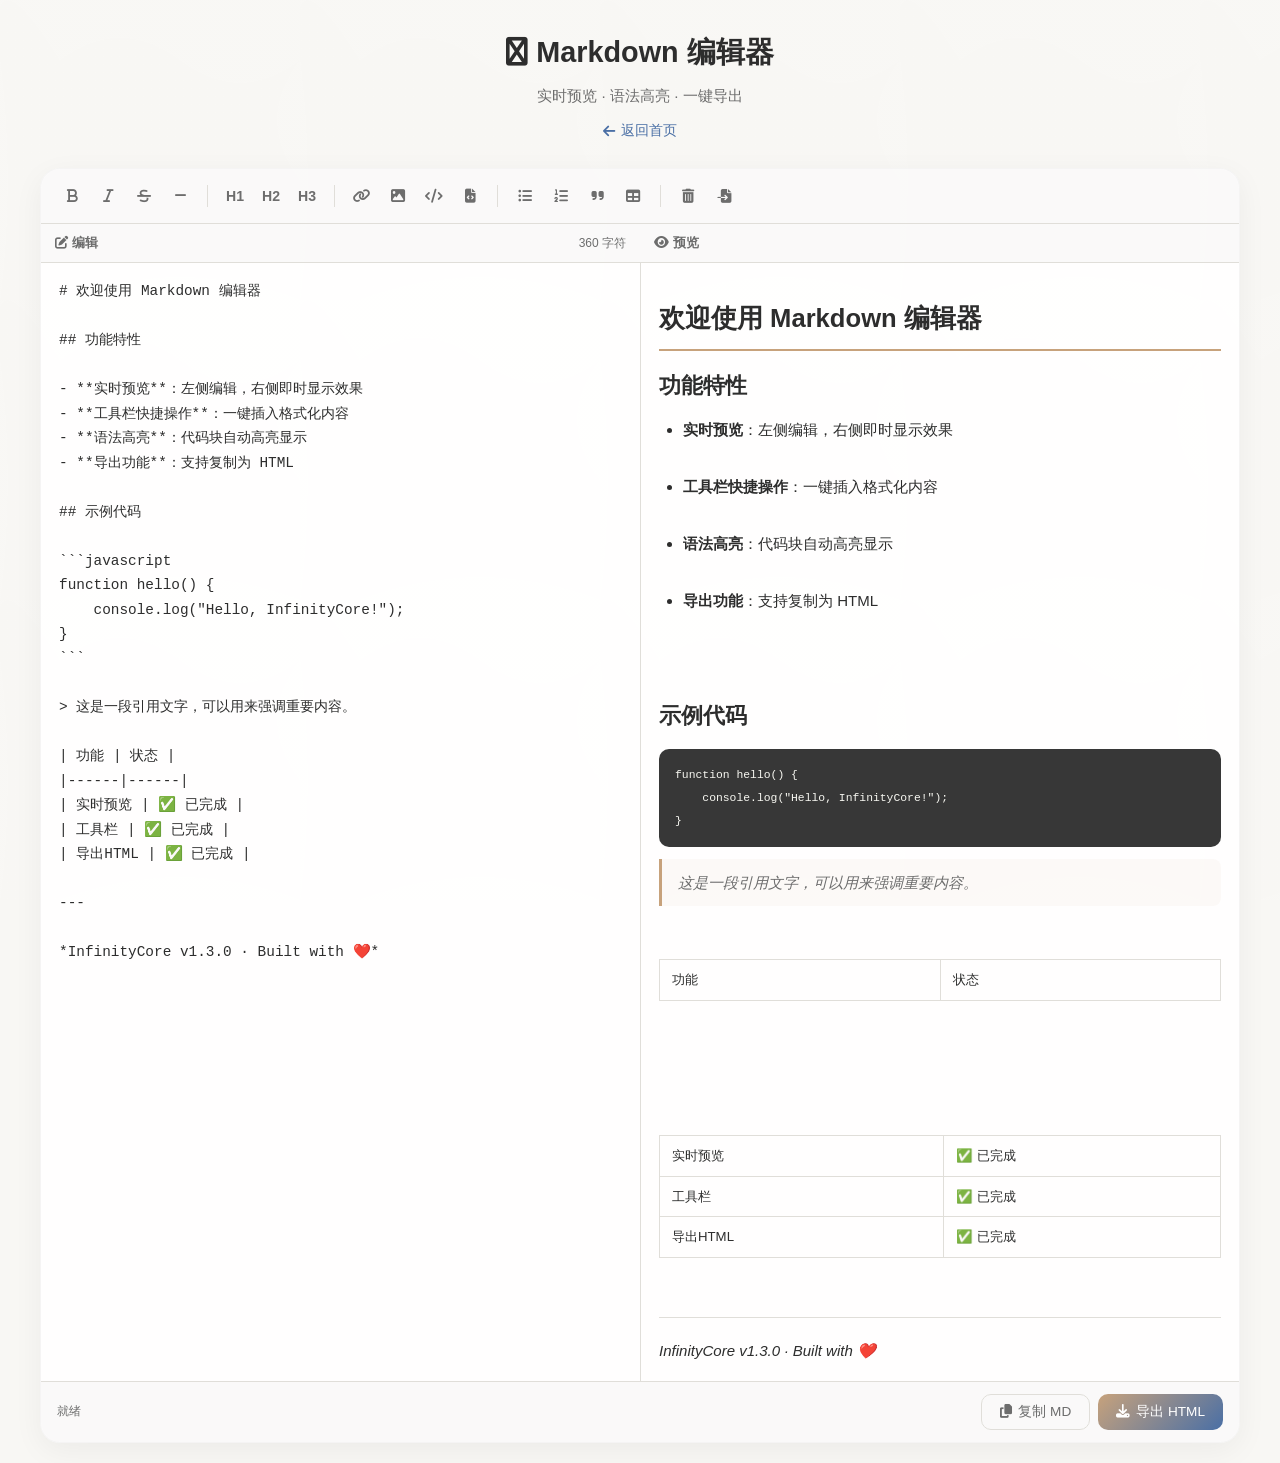
<file: markdown-editor.html>
<!DOCTYPE html>
<html lang="zh-CN">
<head>
    <meta charset="UTF-8">
    <link rel="icon" href="图标/logo.png">
    <meta name="viewport" content="width=device-width, initial-scale=1.0">
    <title>Markdown 编辑器 · InfinityCore v1.3.0</title>
    <meta name="description" content="在线Markdown编辑器，支持实时预览、语法高亮、工具栏快捷操作">
    <link rel="stylesheet" href="https://cdnjs.cloudflare.com/ajax/libs/font-awesome/6.4.0/css/all.min.css">
    <style>
        :root {
            --primary: #4a6fa5; --primary-dark: #3a5a8a; --secondary: #8a9b6e;
            --dark: #2d2d2d; --light: #f8f7f4; --gray: #6d6d6d;
            --border: #e0ded9; --accent: #c7a27c;
            --card-bg: rgba(255,255,255,0.88);
        }
        *{margin:0;padding:0;box-sizing:border-box;}
        body{
            font-family:'Segoe UI',Roboto,'Helvetica Neue',sans-serif;
            background:var(--light);color:var(--dark);line-height:1.7;
            min-height:100vh;padding:20px;position:relative;
        }
        body::before{
            content:"";position:fixed;top:0;left:0;width:100%;height:100%;
            background:linear-gradient(rgba(248,247,244,0.92),rgba(248,247,244,0.92)),
                url('data:image/svg+xml;utf8,<svg xmlns="http://www.w3.org/2000/svg" width="100" height="100"><path fill="rgba(199,162,124,0.03)" d="M20,20 Q40,5 60,20 T100,20 Q85,40 100,60 T100,100 Q60,85 20,100 T0,100 Q5,60 0,20 T20,20"/></svg>');
            background-size:cover,300px;z-index:-1;pointer-events:none;
        }
        .container{max-width:1200px;margin:0 auto;}
        .header{text-align:center;margin-bottom:1.5rem;padding-top:0.5rem;}
        .header h1{font-size:1.8rem;color:var(--dark);font-weight:700;margin-bottom:0.4rem;}
        .header p{color:var(--gray);font-size:0.95rem;}
        .back-link{display:inline-flex;align-items:center;gap:6px;color:var(--primary);text-decoration:none;font-size:0.88rem;margin-top:0.6rem;transition:color 0.2s;}
        .back-link:hover{color:var(--accent);}

        .editor-wrap{background:var(--card-bg);border-radius:20px;overflow:hidden;border:1px solid rgba(0,0,0,0.04);box-shadow:0 8px 30px rgba(0,0,0,0.05);}
        
        /* 工具栏 */
        .toolbar{
            display:flex;flex-wrap:wrap;gap:4px;padding:10px 14px;
            background:rgba(0,0,0,0.02);border-bottom:1px solid var(--border);
            align-items:center;
        }
        .tool-btn{
            width:34px;height:34px;border:none;border-radius:8px;
            background:transparent;color:var(--gray);cursor:pointer;
            font-size:0.88rem;display:flex;align-items:center;justify-content:center;
            transition:all 0.15s;
        }
        .tool-btn:hover{background:rgba(74,111,165,0.1);color:var(--primary-dark);}
        .tool-btn:active{transform:scale(0.92);}
        .tool-sep{width:1px;height:22px;background:var(--border);margin:0 6px;}
        .tool-group{display:flex;gap:2px;}

        /* 编辑器主体 */
        .editor-main{display:grid;grid-template-columns:1fr 1fr;min-height:520px;}
        @media(max-width:800px){.editor-main{grid-template-columns:1fr;}}

        .pane{display:flex;flex-direction:column;}
        .pane-header{
            display:flex;justify-content:space-between;align-items:center;
            padding:8px 14px;background:rgba(0,0,0,0.02);border-bottom:1px solid var(--border);
            font-size:0.82rem;font-weight:600;color:var(--gray);
        }
        .char-count{font-size:0.75rem;color:var(--gray);font-weight:400;}

        .editor-area{
            flex:1;width:100%;padding:16px 18px;border:none;outline:none;
            font-family:'Consolas','Monaco','Courier New',monospace;
            font-size:0.9rem;line-height:1.7;color:var(--dark);
            resize:none;background:transparent;
            tab-size:4;
        }

        .preview-area{
            flex:1;padding:16px 18px;overflow-y:auto;
            border-left:1px solid var(--border);
            line-height:1.8;font-size:0.94rem;
        }
        .preview-area img{max-width:100%;border-radius:8px;}
        .preview-area pre{background:rgba(45,45,45,0.95);color:#f8f8f2;border-radius:10px;padding:14px 16px;overflow-x:auto;font-size:0.86em;margin:0.8rem 0;}
        .preview-area code{font-family:'Consolas','Monaco',monospace;font-size:0.88em;}
        .preview-area :not(pre)>code{background:rgba(74,111,165,0.1);color:var(--primary-dark);padding:2px 6px;border-radius:4px;}
        .preview-area blockquote{border-left:3px solid var(--accent);padding:10px 16px;margin:0.8rem 0;background:rgba(199,162,124,0.05);border-radius:0 8px 8px 0;color:var(--gray);font-style:italic;}
        .preview-area table{width:100%;border-collapse:collapse;margin:0.8rem 0;font-size:0.88em;}
        .preview-area th,.preview-area td{padding:8px 12px;border:1px solid var(--border);text-align:left;}
        .preview-area th{background:rgba(74,111,165,0.06);font-weight:600;color:var(--primary-dark);}
        .preview-area h1,.preview-area h2,.preview-area h3{color:var(--dark);margin:1rem 0 0.5rem;font-weight:700;}
        .preview-area h1{font-size:1.6rem;border-bottom:2px solid var(--accent);padding-bottom:8px;}
        .preview-area h2{font-size:1.35rem;}
        .preview-area h3{font-size:1.15rem;}
        .preview-area a{color:var(--primary);text-decoration:none;border-bottom:1px solid transparent;transition:border-color 0.2s;}
        .preview-area a:hover{border-color:var(--primary);}
        .preview-area ul,.preview-area ol{padding-left:1.5rem;margin:0.6rem 0;}
        .preview-area li{margin-bottom:3px;}
        .preview-area hr{border:none;border-top:1px solid var(--border);margin:1.2rem 0;}
        .preview-area strong{font-weight:600;color:var(--dark);}
        .preview-area em{font-style:italic;}

        /* 底部操作栏 */
        .action-bar{
            display:flex;justify-content:space-between;align-items:center;
            padding:12px 16px;background:rgba(0,0,0,0.02);border-top:1px solid var(--border);
        }
        .btn{
            padding:8px 18px;border:none;border-radius:10px;font-size:0.85rem;
            font-weight:500;cursor:pointer;transition:all 0.2s;display:inline-flex;align-items:center;gap:6px;
        }
        .btn-primary{background:linear-gradient(135deg,var(--accent),var(--primary));color:white;}
        .btn-primary:hover{box-shadow:0 4px 12px rgba(199,162,124,0.3);transform:translateY(-1px);}
        .btn-secondary{background:transparent;color:var(--gray);border:1.5px solid var(--border);}
        .btn-secondary:hover{border-color:var(--accent);color:var(--accent);}

        .status-text{font-size:0.78rem;color:var(--gray);}
        /* 回到顶部 */
        .back-to-top{
            position:fixed;bottom:28px;right:28px;width:42px;height:42px;
            border:none;border-radius:50%;background:var(--card-bg);color:var(--accent);
            font-size:1rem;cursor:pointer;box-shadow:0 4px 14px rgba(0,0,0,0.08);
            opacity:0;visibility:hidden;transform:translateY(20px);
            transition:all 0.35s cubic-bezier(0.23,1,0.32,1);z-index:99;
            display:flex;align-items:center;justify-content:center;
        }
        .back-to-top.visible{opacity:1;visibility:visible;transform:translateY(0);}
        .back-to-top:hover{background:var(--accent);color:white;transform:translateY(-3px);}
    </style>
</head>
<body>
<div class="container">
    <div class="header">
        <h1><i class="fas fa-markdown"></i> Markdown 编辑器</h1>
        <p>实时预览 · 语法高亮 · 一键导出</p>
        <a href="index.html" class="back-link"><i class="fas fa-arrow-left"></i> 返回首页</a>
    </div>

    <div class="editor-wrap">
        <!-- 工具栏 -->
        <div class="toolbar">
            <div class="tool-group">
                <button class="tool-btn" onclick="insertFormat('**','**')" title="粗体 (Ctrl+B)"><i class="fas fa-bold"></i></button>
                <button class="tool-btn" onclick="insertFormat('*','*')" title="斜体 (Ctrl+I)"><i class="fas fa-italic"></i></button>
                <button class="tool-btn" onclick="insertFormat('~~','~~')" title="删除线"><i class="fas fa-strikethrough"></i></button>
                <button class="tool-btn" onclick="insertLine('---')" title="分割线"><i class="fas fa-minus"></i></button>
            </div>
            <div class="tool-sep"></div>
            <div class="tool-group">
                <button class="tool-btn" onclick="insertLine('# ')" title="标题 H1"><b>H1</b></button>
                <button class="tool-btn" onclick="insertLine('## ')" title="标题 H2"><b>H2</b></button>
                <button class="tool-btn" onclick="insertLine('### ')" title="标题 H3"><b>H3</b></button>
            </div>
            <div class="tool-sep"></div>
            <div class="tool-group">
                <button class="tool-btn" onclick="insertFormat('[','](url)')" title="链接"><i class="fas fa-link"></i></button>
                <button class="tool-btn" onclick="insertLine('![alt](url)')" title="图片"><i class="fas fa-image"></i></button>
                <button class="tool-btn" onclick="insertFormat('`','`')" title="行内代码"><i class="fas fa-code"></i></button>
                <button class="tool-btn" onclick="insertBlock('```','```')" title="代码块"><i class="fas fa-file-code"></i></button>
            </div>
            <div class="tool-sep"></div>
            <div class="tool-group">
                <button class="tool-btn" onclick="insertLine('- ')" title="无序列表"><i class="fas fa-list-ul"></i></button>
                <button class="tool-btn" onclick="insertLine('1. ')" title="有序列表"><i class="fas fa-list-ol"></i></button>
                <button class="tool-btn" onclick="insertLine('> ')" title="引用"><i class="fas fa-quote-right"></i></button>
                <button class="tool-btn" onclick="insertTable()" title="表格"><i class="fas fa-table"></i></button>
            </div>
            <div class="tool-sep"></div>
            <div class="tool-group">
                <button class="tool-btn" onclick="clearAll()" title="清空"><i class="fas fa-trash-alt"></i></button>
                <button class="tool-btn" onclick="loadSample()" title="示例"><i class="fas fa-file-import"></i></button>
            </div>
        </div>

        <!-- 编辑器主体 -->
        <div class="editor-main">
            <div class="pane">
                <div class="pane-header">
                    <span><i class="fas fa-edit"></i> 编辑</span>
                    <span class="char-count" id="charCount">0 字符</span>
                </div>
                <textarea class="editor-area" id="editor" placeholder="在这里输入 Markdown 内容..." spellcheck="false"># 欢迎使用 Markdown 编辑器

## 功能特性

- **实时预览**：左侧编辑，右侧即时显示效果
- **工具栏快捷操作**：一键插入格式化内容
- **语法高亮**：代码块自动高亮显示
- **导出功能**：支持复制为 HTML

## 示例代码

```javascript
function hello() {
    console.log("Hello, InfinityCore!");
}
```

> 这是一段引用文字，可以用来强调重要内容。

| 功能 | 状态 |
|------|------|
| 实时预览 | ✅ 已完成 |
| 工具栏 | ✅ 已完成 |
| 导出HTML | ✅ 已完成 |

---

*InfinityCore v1.3.0 · Built with ❤️*</textarea>
            </div>
            <div class="pane">
                <div class="pane-header"><span><i class="fas fa-eye"></i> 预览</span></div>
                <div class="preview-area" id="preview"></div>
            </div>
        </div>

        <!-- 操作栏 -->
        <div class="action-bar">
            <span class="status-text" id="statusText">就绪</span>
            <div style="display:flex;gap:8px;">
                <button class="btn btn-secondary" onclick="copyMarkdown()"><i class="fas fa-copy"></i> 复制 MD</button>
                <button class="btn btn-primary" onclick="copyHTML()"><i class="fas fa-download"></i> 导出 HTML</button>
            </div>
        </div>
    </div>
</div>

<script>
const editor = document.getElementById('editor');
const preview = document.getElementById('preview');
const charCount = document.getElementById('charCount');

// 简易 Markdown 解析器
function parseMarkdown(md) {
    let html = md
        // 转义HTML特殊字符（但保留我们处理的标记）
        .replace(/&/g, '&amp;')
        .replace(/</g, '&lt;')
        .replace(/>/g, '&gt;')
    
    // 代码块 ```language\n...\n```
    html = html.replace(/```(\w*)\n([\s\S]*?)```/g, '<pre><code>$2</code></pre>');
    
    // 行内代码
    html = html.replace(/`([^`]+)`/g, '<code>$1</code>');
    
    // 标题
    html = html.replace(/^#### (.+)$/gm, '<h4>$1</h4>');
    html = html.replace(/^### (.+)$/gm, '<h3>$1</h3>');
    html = html.replace(/^## (.+)$/gm, '<h2>$1</h2>');
    html = html.replace(/^# (.+)$/gm, '<h1>$1</h1>');
    
    // 粗体和斜体
    html = html.replace(/\*\*\*(.+?)\*\*\*/g, '<strong><em>$1</em></strong>');
    html = html.replace(/\*\*(.+?)\*\*/g, '<strong>$1</strong>');
    html = html.replace(/\*(.+?)\*/g, '<em>$1</em>');
    html = html.replace(/~~(.+?)~~/g, '<del>$1</del>');
    
    // 分割线
    html = html.replace(/^---+$/gm, '<hr>');
    
    // 图片 ![alt](url)
    html = html.replace(/!\[([^\]]*)\]\(([^)]+)\)/g, '<img src="$2" alt="$1">');
    
    // 链接 [text](url)
    html = html.replace(/\[([^\]]+)\]\(([^)]+)\)/g, '<a href="$2" target="_blank">$1</a>');
    
    // 引用
    html = html.replace(/^&gt; (.+)$/gm, '<blockquote>$1</blockquote>');
    // 合并连续引用
    html = html.replace(/<\/blockquote>\n<blockquote>/g, '\n');
    
    // 无序列表
    html = html.replace(/^[\-\*] (.+)$/gm, '<li>$1</li>');
    html = html.replace(/(<li>.*<\/li>\n?)+/g, '<ul>$&</ul>');
    
    // 有序列表
    html = html.replace(/^\d+\. (.+)$/gm, '<li>$1</li>');
    
    // 表格
    html = html.replace(/^\|(.+)\|$/gm, function(match) {
        const cells = match.split('|').filter(c=>c.trim());
        if(cells.every(c=>c.trim().match(/^[\-:]+$/))) return ''; // 分隔行
        const tds = cells.map(c=>`<td>${c.trim()}</td>`).join('');
        return `<tr>${tds}</tr>`;
    });
    html = html.replace(/(<tr>.*<\/tr>\n?)+/g, m => `<table>${m}</table>`);
    
    // 段落
    html = html.replace(/\n\n/g, '</p><p>');
    html = '<p>' + html + '</p>';
    
    // 清理空段落
    html = html.replace(/<p><\/p>/g, '');
    html = html.replace(/<p>(<(?:h[1-6]|ul|ol|pre|blockquote|hr|table))/g, '$1');
    html = html.replace(/(<\/(?:h[1-6]|ul|ol|pre|blockquote|hr|table)>)<\/p>/g, '$1');
    
    // 恢复换行
    html = html.replace(/\n/g, '<br>');
    
    return html;
}

function updatePreview() {
    const md = editor.value;
    preview.innerHTML = parseMarkdown(md);
    charCount.textContent = `${md.length} 字符`;
    
    // 自动保存到 localStorage
    localStorage.setItem('md_editor_content', md);
}

editor.addEventListener('input', updatePreview);

// 初始化
window.addEventListener('DOMContentLoaded', () => {
    const saved = localStorage.getItem('md_editor_content');
    if(saved && editor.value.includes('欢迎使用')) {
        // 如果是默认内容且有保存的内容，则使用保存的
    }
    updatePreview();
});

// ====== 工具栏功能 ======
function insertFormat(before, after) {
    const start = editor.selectionStart;
    const end = editor.selectionEnd;
    const selected = editor.value.substring(start, end);
    editor.setRangeText(before + selected + after, start, end, 'end');
    editor.focus();
    updatePreview();
}

function insertLine(prefix) {
    const start = editor.selectionStart;
    const lineStart = editor.value.lastIndexOf('\n', start - 1) + 1;
    editor.value = editor.value.substring(0, lineStart) + prefix + editor.value.substring(lineStart);
    editor.setSelectionRange(lineStart + prefix.length, lineStart + prefix.length);
    editor.focus();
    updatePreview();
}

function insertBlock(before, after) {
    const start = editor.selectionStart;
    const end = editor.selectionEnd;
    const selected = editor.value.substring(start, end) || '\n';
    editor.setRangeText('\n' + before + selected + after + '\n', start, end, 'end');
    editor.focus();
    updatePreview();
}

function insertTable() {
    const table = `
| 列1 | 列2 | 列3 |
|-----|-----|-----|
| 数据 | 数据 | 数据 |
| 数据 | 数据 | 数据 |`;
    const pos = editor.selectionStart;
    editor.value = editor.value.substring(0, pos) + table + editor.value.substring(pos);
    editor.focus();
    updatePreview();
}

function clearAll() {
    if(confirm('确定要清空所有内容吗？')) {
        editor.value = '';
        updatePreview();
    }
}

function loadSample() {
    editor.value = `# Markdown 编辑器示例

## 文本格式

这是**粗体文字**，这是*斜体文字*，这是~~删除线~~。

## 代码展示

\`\`\`javascript
function fibonacci(n) {
    if (n <= 1) return n;
    return fibonacci(n-1) + fibonacci(n-2);
}
\`\`\`

行内代码示例：\`const x = 42;\`

## 列表示例

- 第一项
- 第二项
  - 子项 A
  - 子项 B
- 第三项

1. 有序第一项
2. 有序第二项
3. 有序第三项

## 引用

> 代码是写给人看的，顺便给机器运行。
> —— Harold Abelson

## 链接与图片

[访问 GitHub](https://github.com)

## 表格

| 功能 | 支持 | 备注 |
|------|------|------|
| 实时预览 | ✅ | 即时渲染 |
| 工具栏 | ✅ | 快捷操作 |
| 导出 | ✅ | HTML格式 |

---

*由 [InfinityCore](./index.html) 提供支持*`;
    updatePreview();
}

function copyMarkdown() {
    navigator.clipboard.writeText(editor.value).then(() => showStatus('已复制 Markdown 到剪贴板'));
}

function copyHTML() {
    navigator.clipboard.writeText(preview.innerHTML).then(() => showStatus('已复制 HTML 到剪贴板'));
}

function showStatus(msg) {
    const el = document.getElementById('statusText');
    el.textContent = msg;
    setTimeout(() => el.textContent = '就绪', 2500);
}

// 键盘快捷键
editor.addEventListener('keydown', e => {
    if(e.ctrlKey || e.metaKey) {
        switch(e.key.toLowerCase()) {
            case 'b': e.preventDefault(); insertFormat('**','**'); break;
            case 'i': e.preventDefault(); insertFormat('*','*'); break;
        }
    }
    // Tab 插入空格
    if(e.key === 'Tab') {
        e.preventDefault();
        insertFormat('    ', '');
    }
});

console.log('%c✍️ Markdown编辑器已加载 | InfinityCore v1.3.0', 'color: #c7a27c;');
</script>
<!-- 回到顶部 -->
<button class="back-to-top" id="backToTop" onclick="window.scrollTo({top:0,behavior:'smooth'})">
    <i class="fas fa-chevron-up"></i>
</button>
<script>
(function(){
    const btn = document.getElementById('backToTop');
    window.addEventListener('scroll', () => {
        btn.classList.toggle('visible', window.scrollY > 400);
    }, {passive:true});
})();
</script>
</body>
</html>
</file>
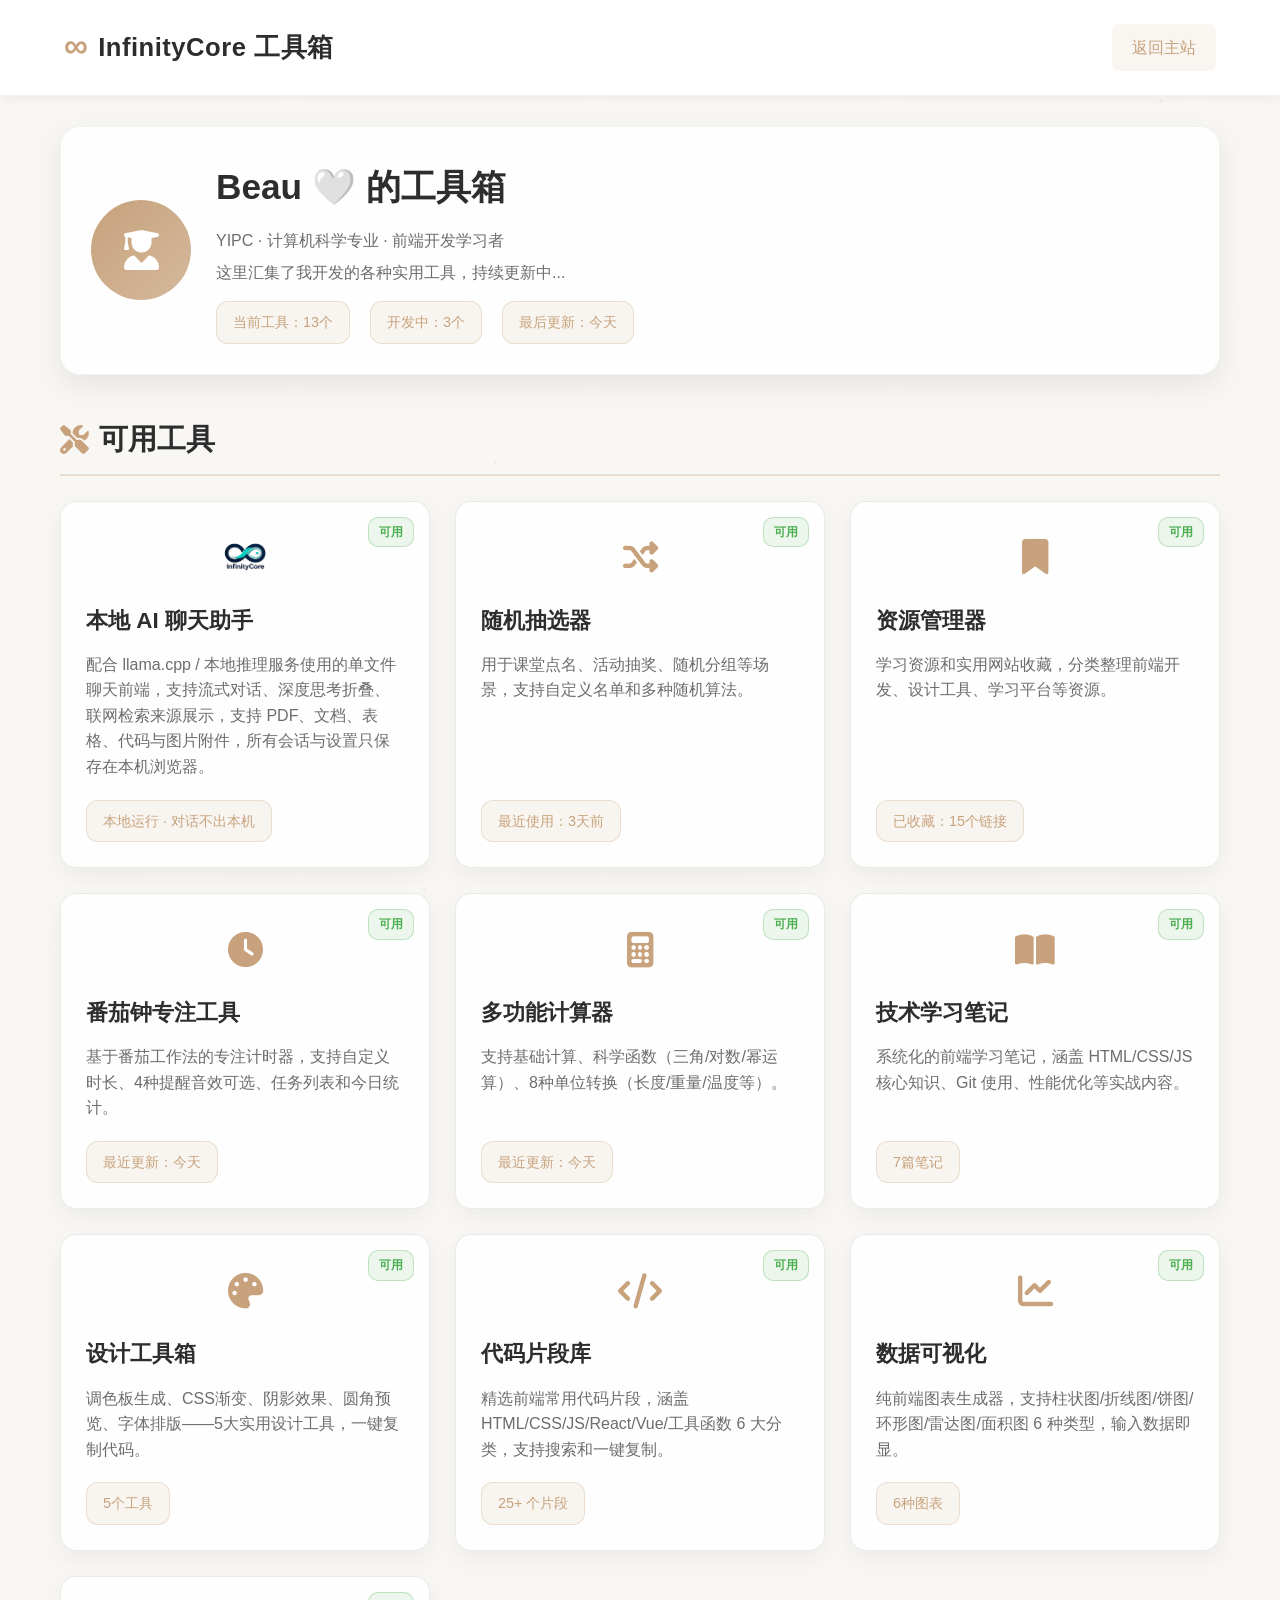
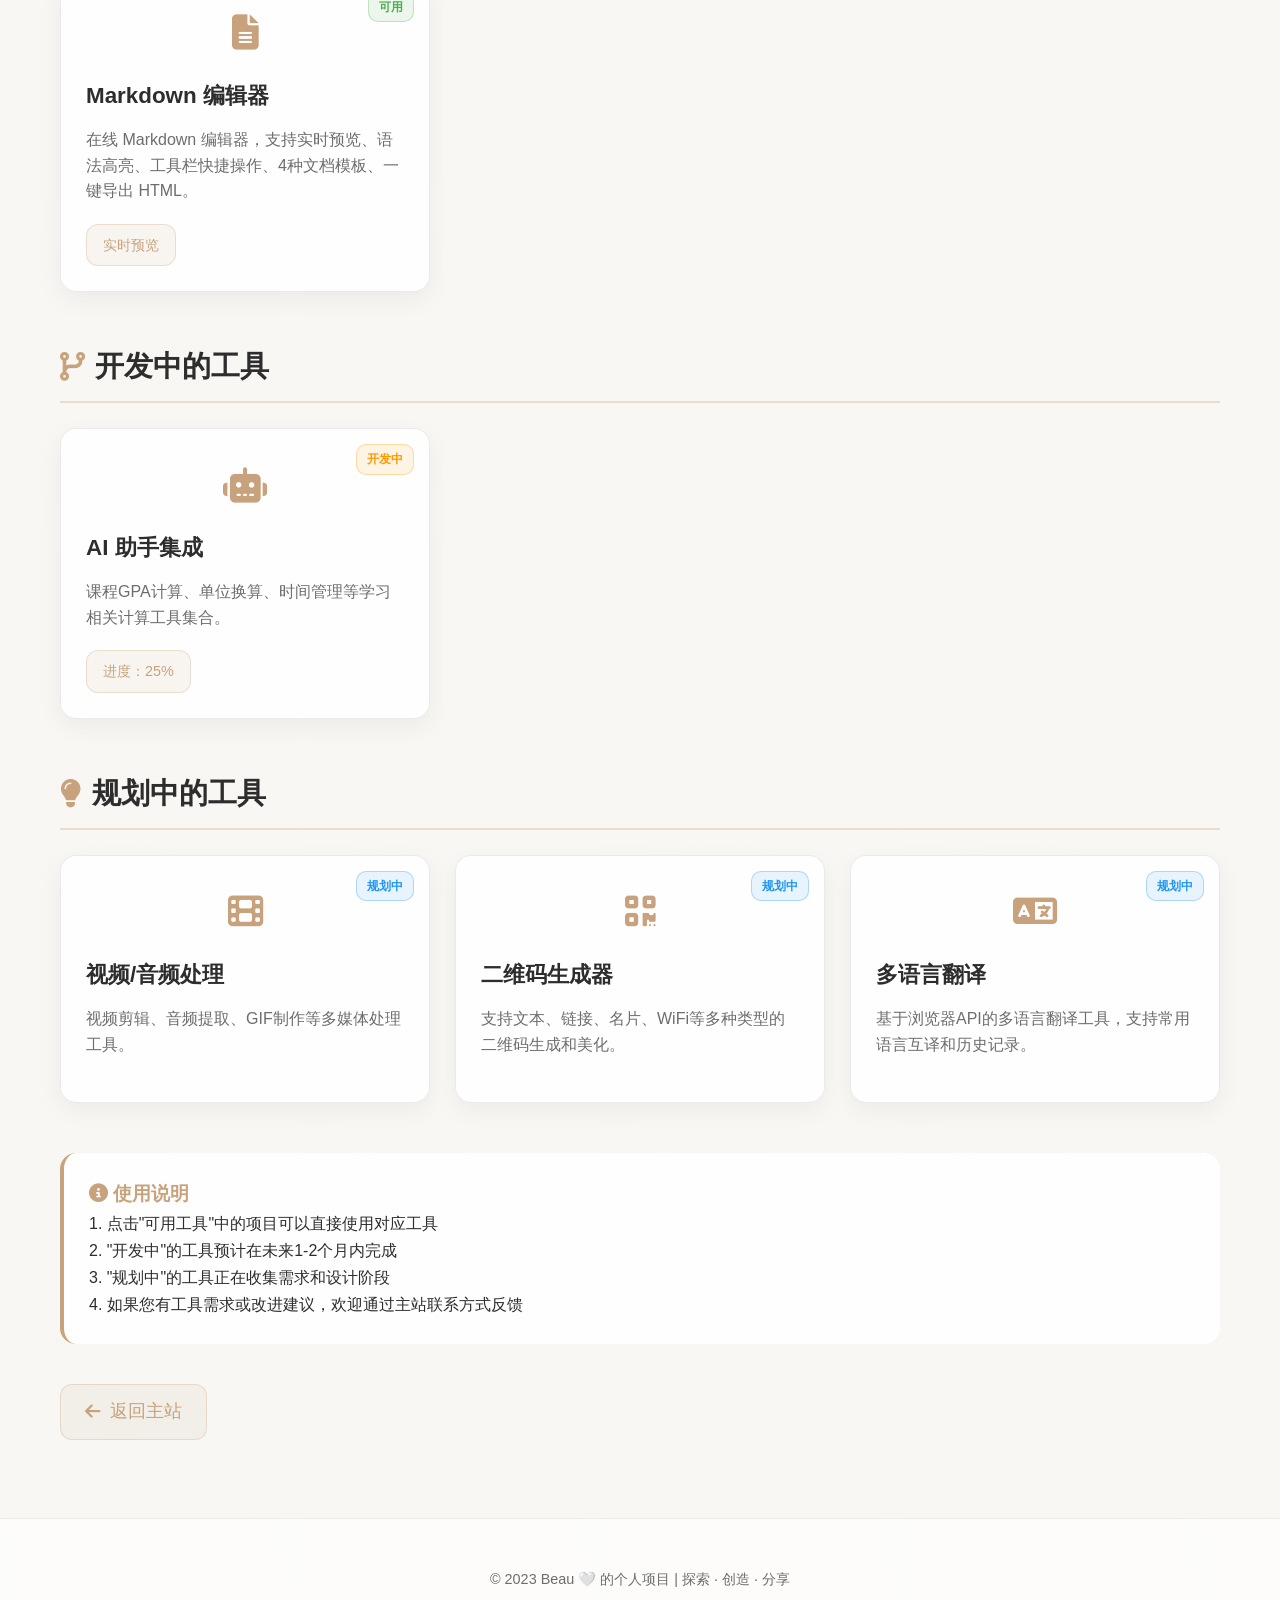
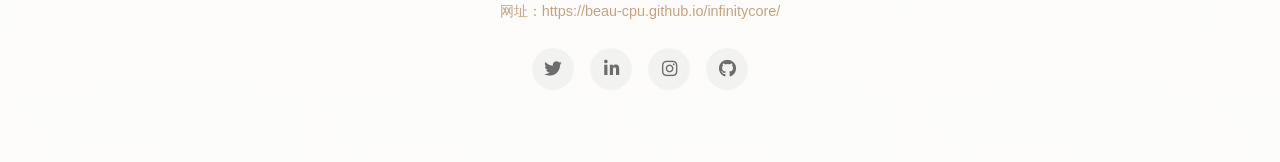
<file: my-tools.html>
<!DOCTYPE html>
<html lang="zh-CN">
<head>
    <meta charset="UTF-8">
    <link rel="icon" href="图标/logo.png">
    <meta name="viewport" content="width=device-width, initial-scale=1.0">
    <title>我的工具箱 | Beau 🤍</title>
    <meta name="description" content="个人开发工具集合，包含各种实用小工具">
    
    <!-- 使用相同的样式和图标库 -->
    <link rel="stylesheet" href="https://cdnjs.cloudflare.com/ajax/libs/font-awesome/6.4.0/css/all.min.css">
    <link rel="stylesheet" href="style.css">
    
    <!-- 工具箱专用样式 -->
    <style>
        /* 覆盖导航栏背景色，使其与主站一致 */
        .navbar {
            background: rgba(255, 255, 255, 0.92);
            box-shadow: 0 2px 10px rgba(0, 0, 0, 0.05);
        }
        
        .student-dashboard {
            padding: 30px 20px;
            max-width: 1200px;
            margin: 0 auto;
            min-height: calc(100vh - 200px);
        }
        
        .student-info {
            background: rgba(255, 255, 255, 0.85);
            border-radius: 20px;
            padding: 30px;
            margin-bottom: 40px;
            display: flex;
            align-items: center;
            gap: 25px;
            box-shadow: 0 10px 30px rgba(0, 0, 0, 0.08);
            border: 1px solid rgba(0, 0, 0, 0.05);
        }
        
        .avatar {
            width: 100px;
            height: 100px;
            border-radius: 50%;
            background: linear-gradient(135deg, var(--accent), #d4b89c);
            display: flex;
            align-items: center;
            justify-content: center;
            font-size: 2.5rem;
            flex-shrink: 0;
            color: white;
        }
        
        .student-details h1 {
            margin: 0 0 10px 0;
            font-size: 2.2rem;
            color: var(--dark);
            font-weight: 700;
        }
        
        .student-details p {
            margin: 5px 0;
            color: var(--gray);
        }
        
        .tool-stats {
            display: flex;
            gap: 20px;
            margin-top: 15px;
            flex-wrap: wrap;
        }
        
        .stat-item {
            background: rgba(199, 162, 124, 0.1);
            padding: 8px 16px;
            border-radius: 12px;
            font-size: 0.9rem;
            color: var(--accent);
            border: 1px solid rgba(199, 162, 124, 0.3);
        }
        
        .section-title {
            font-size: 1.8rem;
            margin: 40px 0 25px 0;
            padding-bottom: 10px;
            border-bottom: 2px solid rgba(199, 162, 124, 0.3);
            display: flex;
            align-items: center;
            gap: 10px;
            color: var(--dark);
        }
        
        .section-title i {
            color: var(--accent);
        }
        
        .tools-container {
            display: grid;
            grid-template-columns: repeat(auto-fill, minmax(280px, 1fr));
            gap: 25px;
            margin-bottom: 50px;
        }
        
        .tool-item {
            background: rgba(255, 255, 255, 0.85);
            border-radius: 16px;
            padding: 25px;
            transition: all 0.3s ease;
            border: 1px solid rgba(0, 0, 0, 0.08);
            display: flex;
            flex-direction: column;
            position: relative;
            overflow: hidden;
            box-shadow: 0 8px 25px rgba(0, 0, 0, 0.05);
        }
        
        .tool-item:hover {
            transform: translateY(-8px);
            background: rgba(255, 255, 255, 0.95);
            border-color: var(--accent);
            box-shadow: 0 15px 40px rgba(0, 0, 0, 0.1);
        }
        
        .tool-item a {
            text-decoration: none;
            color: inherit;
            display: flex;
            flex-direction: column;
            flex-grow: 1;
        }
        
        .tool-icon {
            font-size: 2.2rem;
            color: var(--accent);
            margin-bottom: 15px;
            height: 60px;
            display: flex;
            align-items: center;
            justify-content: center;
        }
        
        .tool-item h3 {
            margin: 0 0 12px 0;
            font-size: 1.4rem;
            color: var(--dark);
        }
        
        .tool-item p {
            margin: 0 0 20px 0;
            color: var(--gray);
            flex-grow: 1;
            line-height: 1.6;
        }
        
        .tool-status {
            position: absolute;
            top: 15px;
            right: 15px;
            font-size: 0.75rem;
            padding: 4px 10px;
            border-radius: 10px;
            font-weight: 600;
            text-transform: uppercase;
        }
        
        .status-available {
            background: rgba(76, 175, 80, 0.1);
            color: #4CAF50;
            border: 1px solid rgba(76, 175, 80, 0.3);
        }
        
        .status-developing {
            background: rgba(255, 152, 0, 0.1);
            color: #FF9800;
            border: 1px solid rgba(255, 152, 0, 0.3);
        }
        
        .status-planning {
            background: rgba(33, 150, 243, 0.1);
            color: #2196F3;
            border: 1px solid rgba(33, 150, 243, 0.3);
        }
        
        .back-to-main {
            display: inline-flex;
            align-items: center;
            gap: 10px;
            margin-top: 40px;
            color: var(--accent);
            text-decoration: none;
            font-size: 1.1rem;
            padding: 12px 24px;
            border-radius: 12px;
            background: rgba(199, 162, 124, 0.1);
            border: 1px solid rgba(199, 162, 124, 0.3);
            transition: all 0.3s ease;
        }
        
        .back-to-main:hover {
            background: rgba(199, 162, 124, 0.2);
            transform: translateY(-2px);
        }
        
        .note-section {
            background: rgba(255, 255, 255, 0.85);
            border-radius: 16px;
            padding: 25px;
            margin-top: 40px;
            border-left: 4px solid var(--accent);
        }
        
        .note-section h3 {
            margin-top: 0;
            color: var(--accent);
        }
        
        /* 响应式调整 */
        @media (max-width: 768px) {
            .student-info {
                flex-direction: column;
                text-align: center;
                padding: 25px 20px;
            }
            
            .student-details h1 {
                font-size: 1.8rem;
            }
            
            .tools-container {
                grid-template-columns: 1fr;
            }
            
            .tool-stats {
                justify-content: center;
            }
	    body {
    cursor: default;
            }
        }
    </style>
</head>
<body>
    <!-- 背景粒子（与主站一致） -->
    <div class="particles" id="particles"></div>
    
    <!-- 页面顶部进度条 -->
    <div class="progress-container">
        <div class="progress-bar" id="progressBar"></div>
    </div>
    
    <!-- 导航栏（简化版） -->
    <nav class="navbar" id="navbar">
        <div class="logo">
            <span class="logo-icon">∞</span>
            <span>InfinityCore 工具箱</span>
        </div>
        <a href="index.html" style="color: var(--accent); text-decoration: none; padding: 10px 20px; border-radius: 8px; background: rgba(199, 162, 124, 0.1);">返回主站</a>
    </nav>
    
    <div class="student-dashboard">
        <div class="student-info">
            <div class="avatar">
                <i class="fas fa-user-graduate"></i>
            </div>
            <div class="student-details">
                <h1>Beau 🤍 的工具箱</h1>
                <p>YIPC · 计算机科学专业 · 前端开发学习者</p>
                <p>这里汇集了我开发的各种实用工具，持续更新中...</p>
                <div class="tool-stats">
                    <div class="stat-item">当前工具：13个</div>
                    <div class="stat-item">开发中：3个</div>
                    <div class="stat-item">最后更新：今天</div>
                </div>
            </div>
        </div>
        
        <h2 class="section-title"><i class="fas fa-tools"></i> 可用工具</h2>
        <div class="tools-container">
            <div class="tool-item">
                <a href="ai-chat.html" target="_blank" rel="noopener noreferrer">
                    <div class="tool-icon"><img src="图标/logo.png" alt="本地 AI 聊天助手图标" style="width:56px;height:56px;object-fit:contain;"></div>
                    <span class="tool-status status-available">可用</span>
                    <h3>本地 AI 聊天助手</h3>
                    <p>配合 llama.cpp / 本地推理服务使用的单文件聊天前端，支持流式对话、深度思考折叠、联网检索来源展示，支持 PDF、文档、表格、代码与图片附件，所有会话与设置只保存在本机浏览器。</p>
                    <div class="tool-stats" style="margin-top: auto;">
                        <div class="stat-item">本地运行 · 对话不出本机</div>
                    </div>
                </a>
            </div>
            
            <div class="tool-item">
                <a href="抽奖.html" target="_blank" rel="noopener noreferrer">
                    <div class="tool-icon"><i class="fas fa-random"></i></div>
                    <span class="tool-status status-available">可用</span>
                    <h3>随机抽选器</h3>
                    <p>用于课堂点名、活动抽奖、随机分组等场景，支持自定义名单和多种随机算法。</p>
                    <div class="tool-stats" style="margin-top: auto;">
                        <div class="stat-item">最近使用：3天前</div>
                    </div>
                </a>
            </div>
            
            <div class="tool-item">
                <a href="友情链接.html" target="_blank" rel="noopener noreferrer">
                    <div class="tool-icon"><i class="fas fa-bookmark"></i></div>
                    <span class="tool-status status-available">可用</span>
                    <h3>资源管理器</h3>
                    <p>学习资源和实用网站收藏，分类整理前端开发、设计工具、学习平台等资源。</p>
                    <div class="tool-stats" style="margin-top: auto;">
                        <div class="stat-item">已收藏：15个链接</div>
                    </div>
                </a>
            </div>
            
            <div class="tool-item">
                <a href="pomodoro.html" target="_blank" rel="noopener noreferrer">
                    <div class="tool-icon"><i class="fas fa-clock"></i></div>
                    <span class="tool-status status-available">可用</span>
                    <h3>番茄钟专注工具</h3>
                    <p>基于番茄工作法的专注计时器，支持自定义时长、4种提醒音效可选、任务列表和今日统计。</p>
                    <div class="tool-stats" style="margin-top: auto;">
                        <div class="stat-item">最近更新：今天</div>
                    </div>
                </a>
            </div>
            
            <div class="tool-item">
                <a href="calculator.html" target="_blank" rel="noopener noreferrer">
                    <div class="tool-icon"><i class="fas fa-calculator"></i></div>
                    <span class="tool-status status-available">可用</span>
                    <h3>多功能计算器</h3>
                    <p>支持基础计算、科学函数（三角/对数/幂运算）、8种单位转换（长度/重量/温度等）。</p>
                    <div class="tool-stats" style="margin-top: auto;">
                        <div class="stat-item">最近更新：今天</div>
                    </div>
                </a>
            </div>
            
            <div class="tool-item">
                <a href="notes.html" target="_blank" rel="noopener noreferrer">
                    <div class="tool-icon"><i class="fas fa-book-open"></i></div>
                    <span class="tool-status status-available">可用</span>
                    <h3>技术学习笔记</h3>
                    <p>系统化的前端学习笔记，涵盖 HTML/CSS/JS 核心知识、Git 使用、性能优化等实战内容。</p>
                    <div class="tool-stats" style="margin-top: auto;">
                        <div class="stat-item">7篇笔记</div>
                    </div>
                </a>
            </div>
            
            <div class="tool-item">
                <a href="design-tools.html" target="_blank" rel="noopener noreferrer">
                    <div class="tool-icon"><i class="fas fa-palette"></i></div>
                    <span class="tool-status status-available">可用</span>
                    <h3>设计工具箱</h3>
                    <p>调色板生成、CSS渐变、阴影效果、圆角预览、字体排版——5大实用设计工具，一键复制代码。</p>
                    <div class="tool-stats" style="margin-top: auto;">
                        <div class="stat-item">5个工具</div>
                    </div>
                </a>
            </div>
            
            <div class="tool-item">
                <a href="snippets.html" target="_blank" rel="noopener noreferrer">
                    <div class="tool-icon"><i class="fas fa-code"></i></div>
                    <span class="tool-status status-available">可用</span>
                    <h3>代码片段库</h3>
                    <p>精选前端常用代码片段，涵盖 HTML/CSS/JS/React/Vue/工具函数 6 大分类，支持搜索和一键复制。</p>
                    <div class="tool-stats" style="margin-top: auto;">
                        <div class="stat-item">25+ 个片段</div>
                    </div>
                </a>
            </div>
            
            <div class="tool-item">
                <a href="charts.html" target="_blank" rel="noopener noreferrer">
                    <div class="tool-icon"><i class="fas fa-chart-line"></i></div>
                    <span class="tool-status status-available">可用</span>
                    <h3>数据可视化</h3>
                    <p>纯前端图表生成器，支持柱状图/折线图/饼图/环形图/雷达图/面积图 6 种类型，输入数据即显。</p>
                    <div class="tool-stats" style="margin-top: auto;">
                        <div class="stat-item">6种图表</div>
                    </div>
                </a>
            </div>
            
            <div class="tool-item">
                <a href="markdown-editor.html" target="_blank" rel="noopener noreferrer">
                    <div class="tool-icon"><i class="fas fa-file-alt"></i></div>
                    <span class="tool-status status-available">可用</span>
                    <h3>Markdown 编辑器</h3>
                    <p>在线 Markdown 编辑器，支持实时预览、语法高亮、工具栏快捷操作、4种文档模板、一键导出 HTML。</p>
                    <div class="tool-stats" style="margin-top: auto;">
                        <div class="stat-item">实时预览</div>
                    </div>
                </a>
            </div>
        </div>
        
        <h2 class="section-title"><i class="fas fa-code-branch"></i> 开发中的工具</h2>
        <div class="tools-container">
            <div class="tool-item">
                <div class="tool-icon"><i class="fas fa-robot"></i></div>
                <span class="tool-status status-developing">开发中</span>
                <h3>AI 助手集成</h3>
                <p>课程GPA计算、单位换算、时间管理等学习相关计算工具集合。</p>
                <div class="tool-stats" style="margin-top: auto;">
                    <div class="stat-item">进度：25%</div>
                </div>
            </div>
        </div>
        
        <h2 class="section-title"><i class="fas fa-lightbulb"></i> 规划中的工具</h2>
        <div class="tools-container">
            <div class="tool-item">
                <div class="tool-icon"><i class="fas fa-film"></i></div>
                <span class="tool-status status-planning">规划中</span>
                <h3>视频/音频处理</h3>
                <p>视频剪辑、音频提取、GIF制作等多媒体处理工具。</p>
            </div>
            
            <div class="tool-item">
                <div class="tool-icon"><i class="fas fa-qrcode"></i></div>
                <span class="tool-status status-planning">规划中</span>
                <h3>二维码生成器</h3>
                <p>支持文本、链接、名片、WiFi等多种类型的二维码生成和美化。</p>
            </div>
            
            <div class="tool-item">
                <div class="tool-icon"><i class="fas fa-language"></i></div>
                <span class="tool-status status-planning">规划中</span>
                <h3>多语言翻译</h3>
                <p>基于浏览器API的多语言翻译工具，支持常用语言互译和历史记录。</p>
            </div>
        </div>
        
        <div class="note-section">
            <h3><i class="fas fa-info-circle"></i> 使用说明</h3>
            <p>1. 点击"可用工具"中的项目可以直接使用对应工具</p>
            <p>2. "开发中"的工具预计在未来1-2个月内完成</p>
            <p>3. "规划中"的工具正在收集需求和设计阶段</p>
            <p>4. 如果您有工具需求或改进建议，欢迎通过主站联系方式反馈</p>
        </div>
        
        <a href="index.html" class="back-to-main">
            <i class="fas fa-arrow-left"></i> 返回主站
        </a>
    </div>
    
    <!-- 页脚 -->
    <footer>
        <p>© 2023 Beau 🤍 的个人项目 | 探索 · 创造 · 分享</p>
        <p><span class="email-link">网址：https://beau-cpu.github.io/infinitycore/</span></p>
        
        <div class="social-links">
            <a href="#" target="_blank" rel="noopener noreferrer"><i class="fab fa-twitter"></i></a>
            <a href="#" target="_blank" rel="noopener noreferrer"><i class="fab fa-linkedin-in"></i></a>
            <a href="#" target="_blank" rel="noopener noreferrer"><i class="fab fa-instagram"></i></a>
            <a href="#" target="_blank" rel="noopener noreferrer"><i class="fab fa-github"></i></a>
        </div>
    </footer>

    <!-- 外部JavaScript文件（简化版，只包含必需功能） -->
    <script>
        // 简单的粒子效果
        document.addEventListener('DOMContentLoaded', function() {
            createParticles();
            
            // 滚动效果监听
            window.addEventListener('scroll', function() {
                const progressBar = document.getElementById('progressBar');
                const scrollTotal = document.documentElement.scrollHeight - window.innerHeight;
                const scrollProgress = (window.scrollY / scrollTotal) * 100;
                if (progressBar) {
                    progressBar.style.width = scrollProgress + '%';
                }
            });
        });
        
        function createParticles() {
            const particlesContainer = document.getElementById('particles');
            if (!particlesContainer) return;
            
            const particleCount = 20;
            
            for (let i = 0; i < particleCount; i++) {
                const particle = document.createElement('div');
                particle.classList.add('particle');
                
                // 随机位置
                const posX = Math.random() * 100;
                const posY = Math.random() * 100;
                particle.style.left = `${posX}%`;
                particle.style.top = `${posY}%`;
                
                // 随机大小
                const size = Math.random() * 3 + 1;
                particle.style.width = `${size}px`;
                particle.style.height = `${size}px`;
                
                // 随机动画
                const duration = Math.random() * 20 + 10;
                particle.style.animation = `float ${duration}s infinite ease-in-out`;
                
                particlesContainer.appendChild(particle);
            }
        }
    </script>
</body>
</html>
</file>
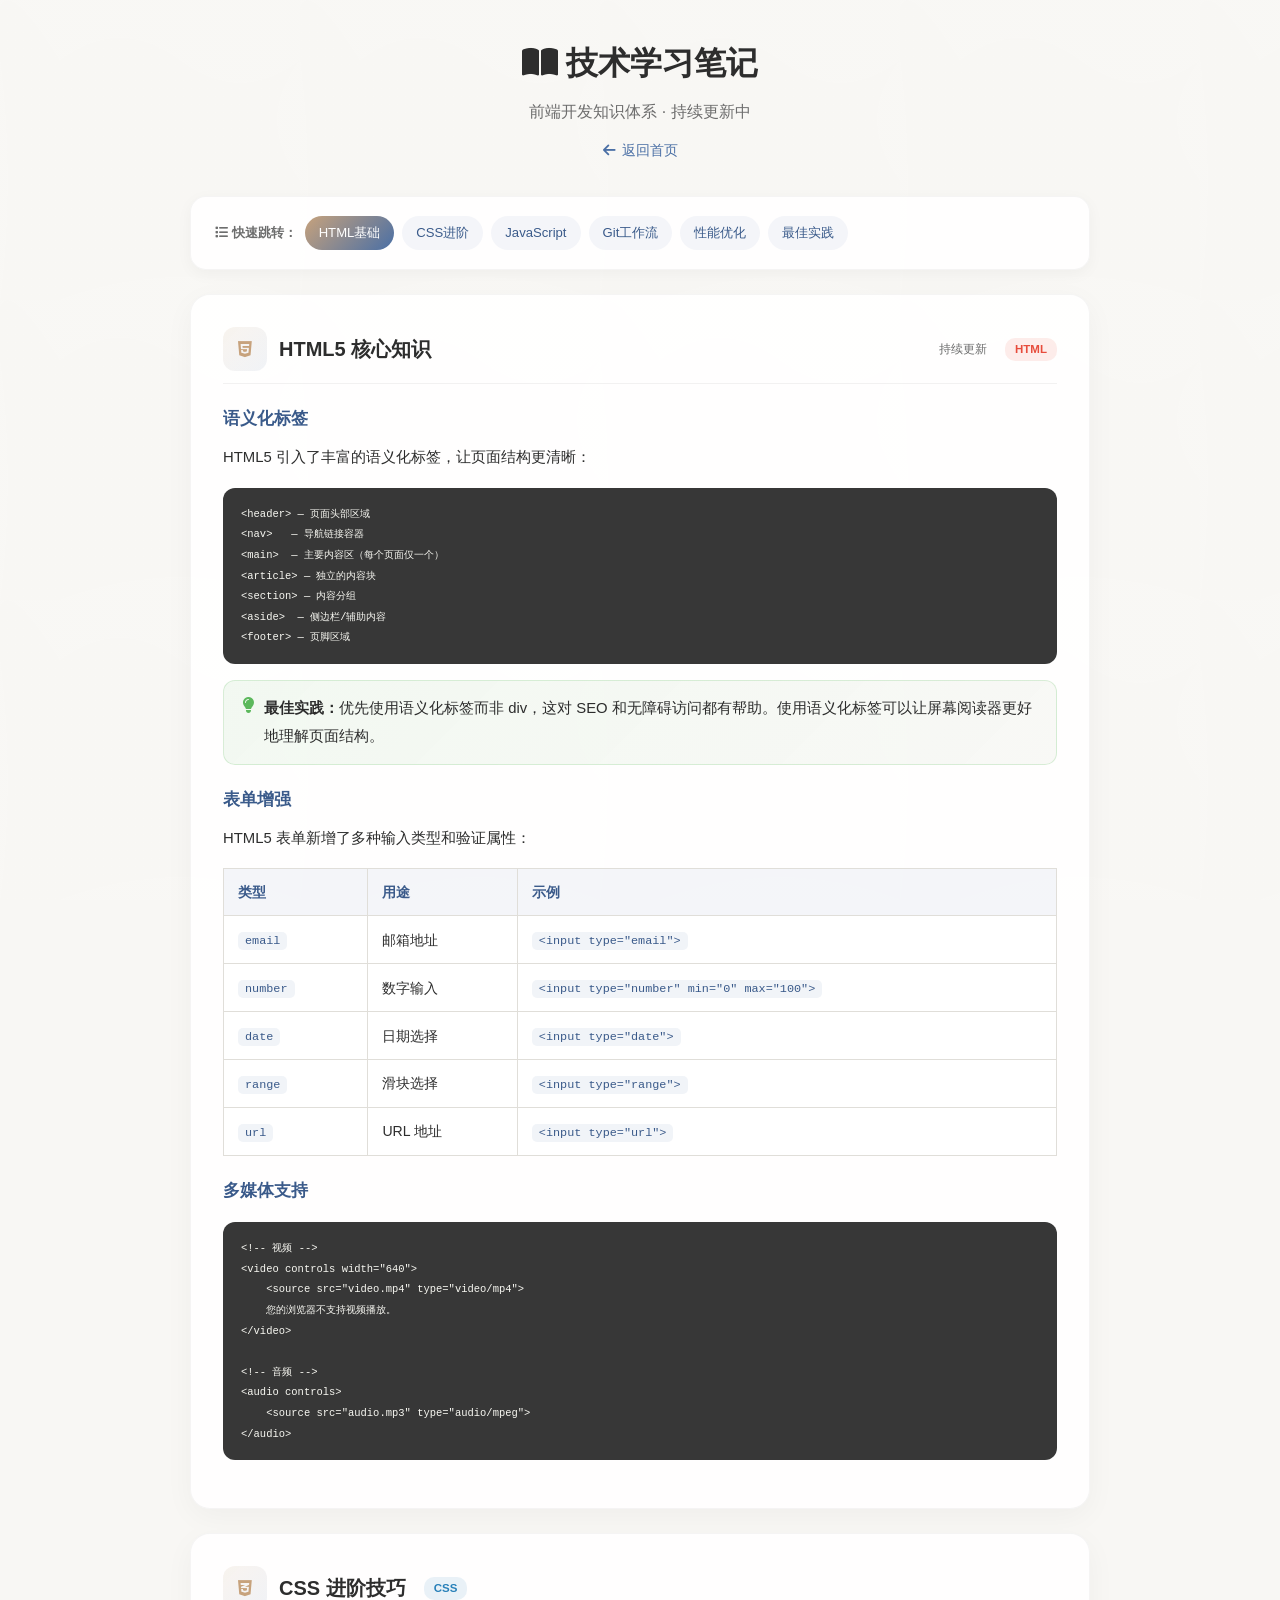
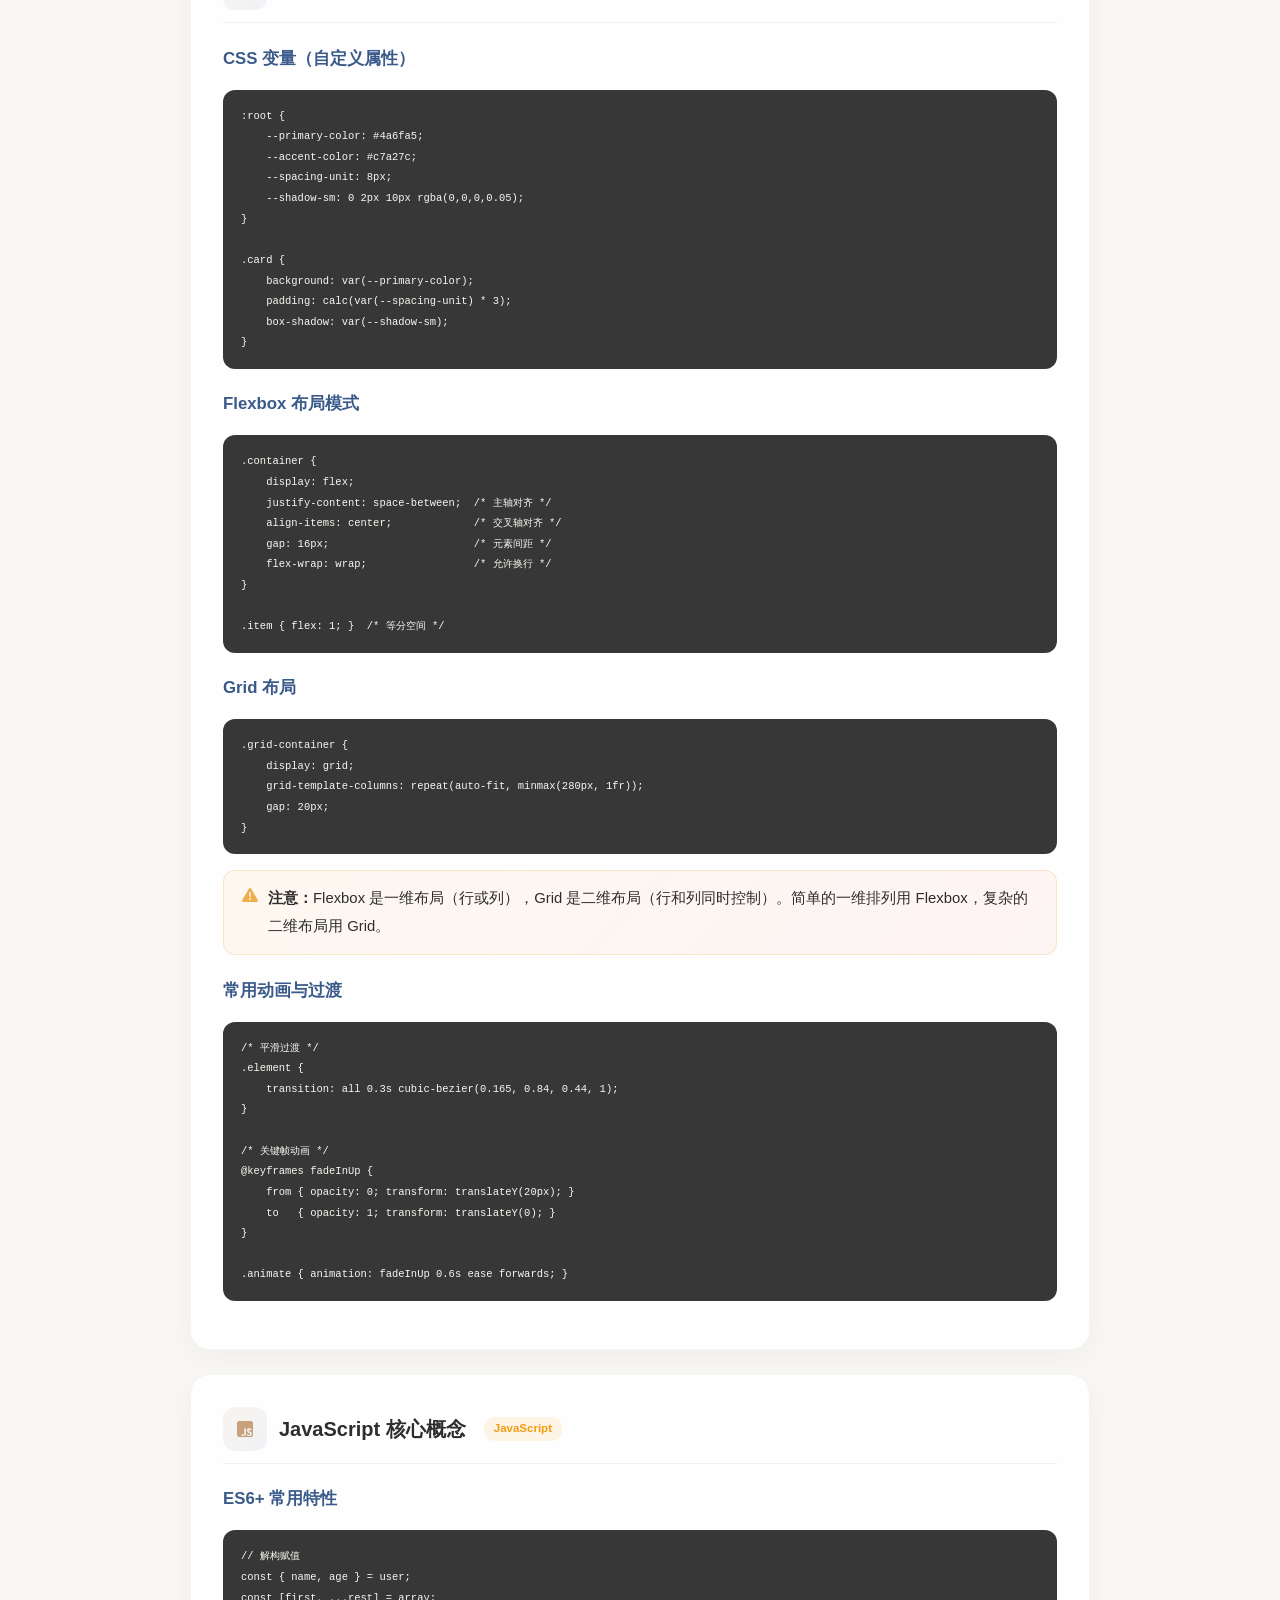
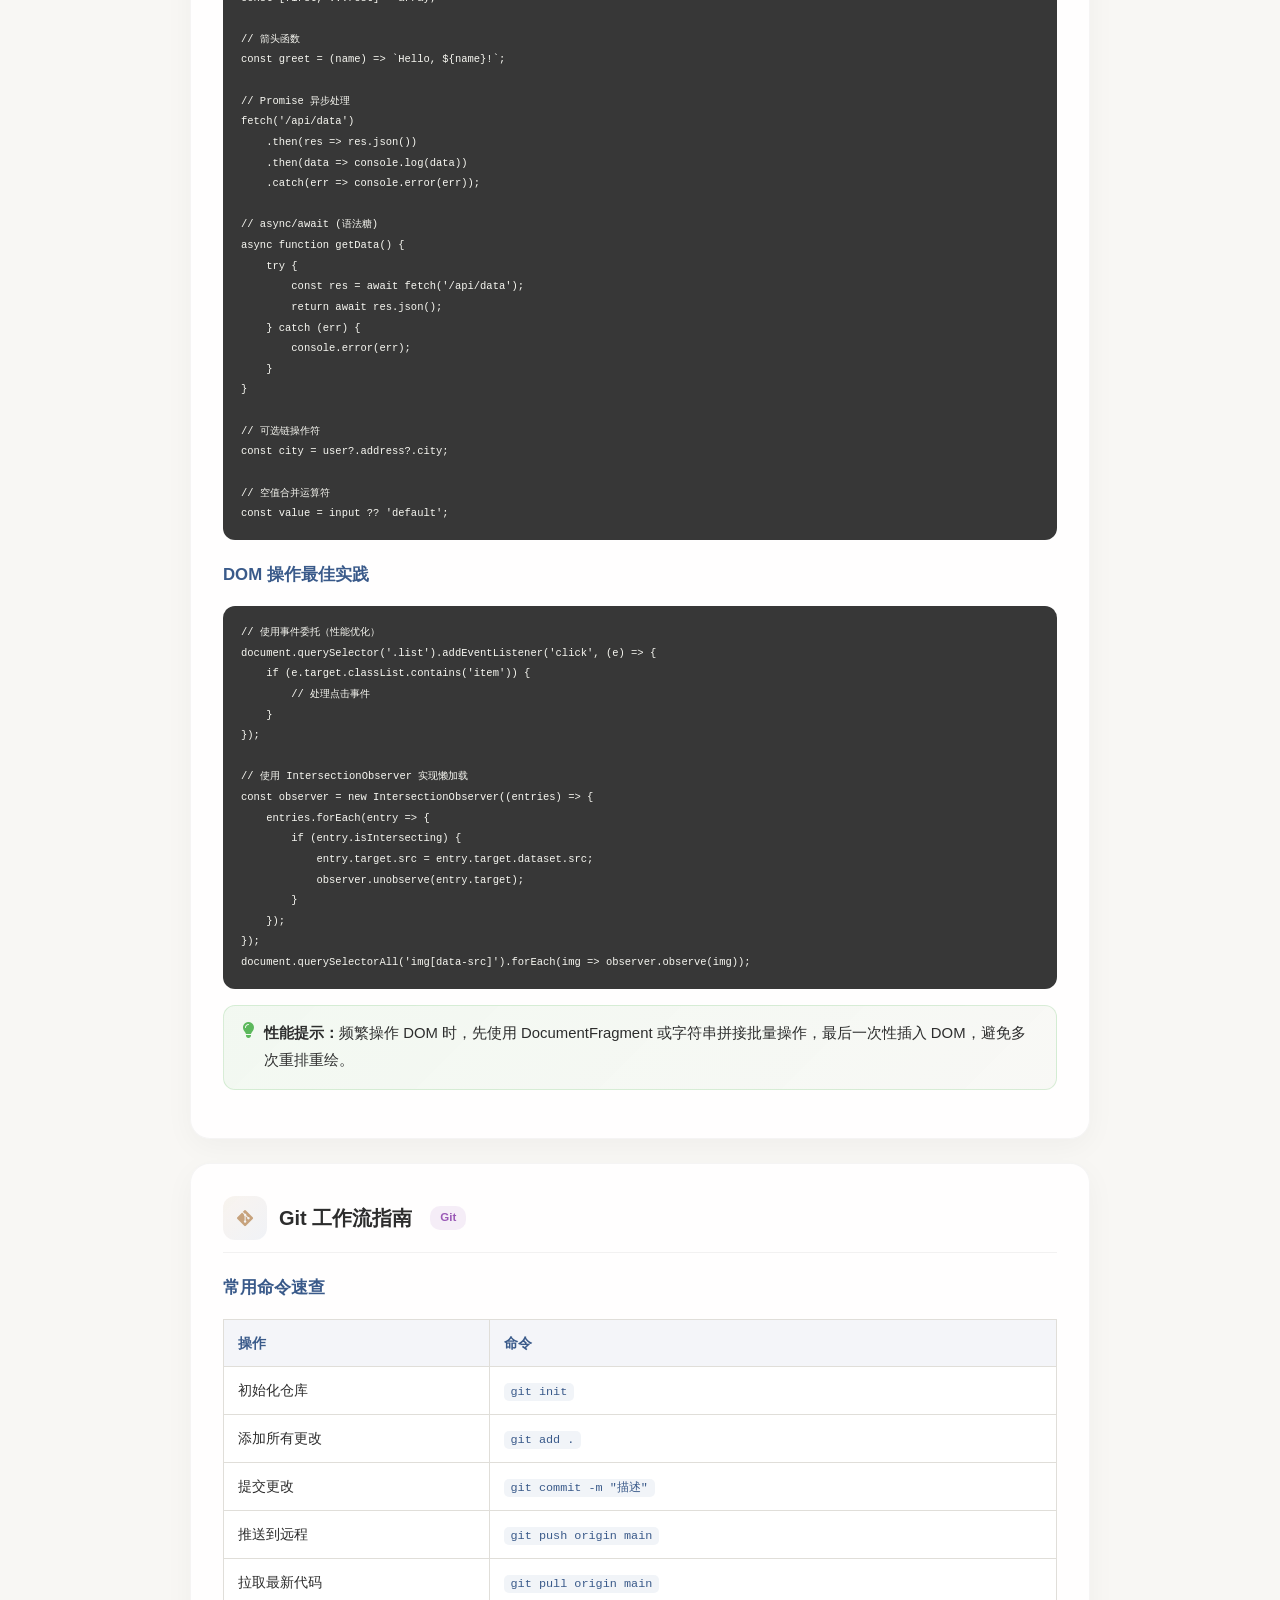
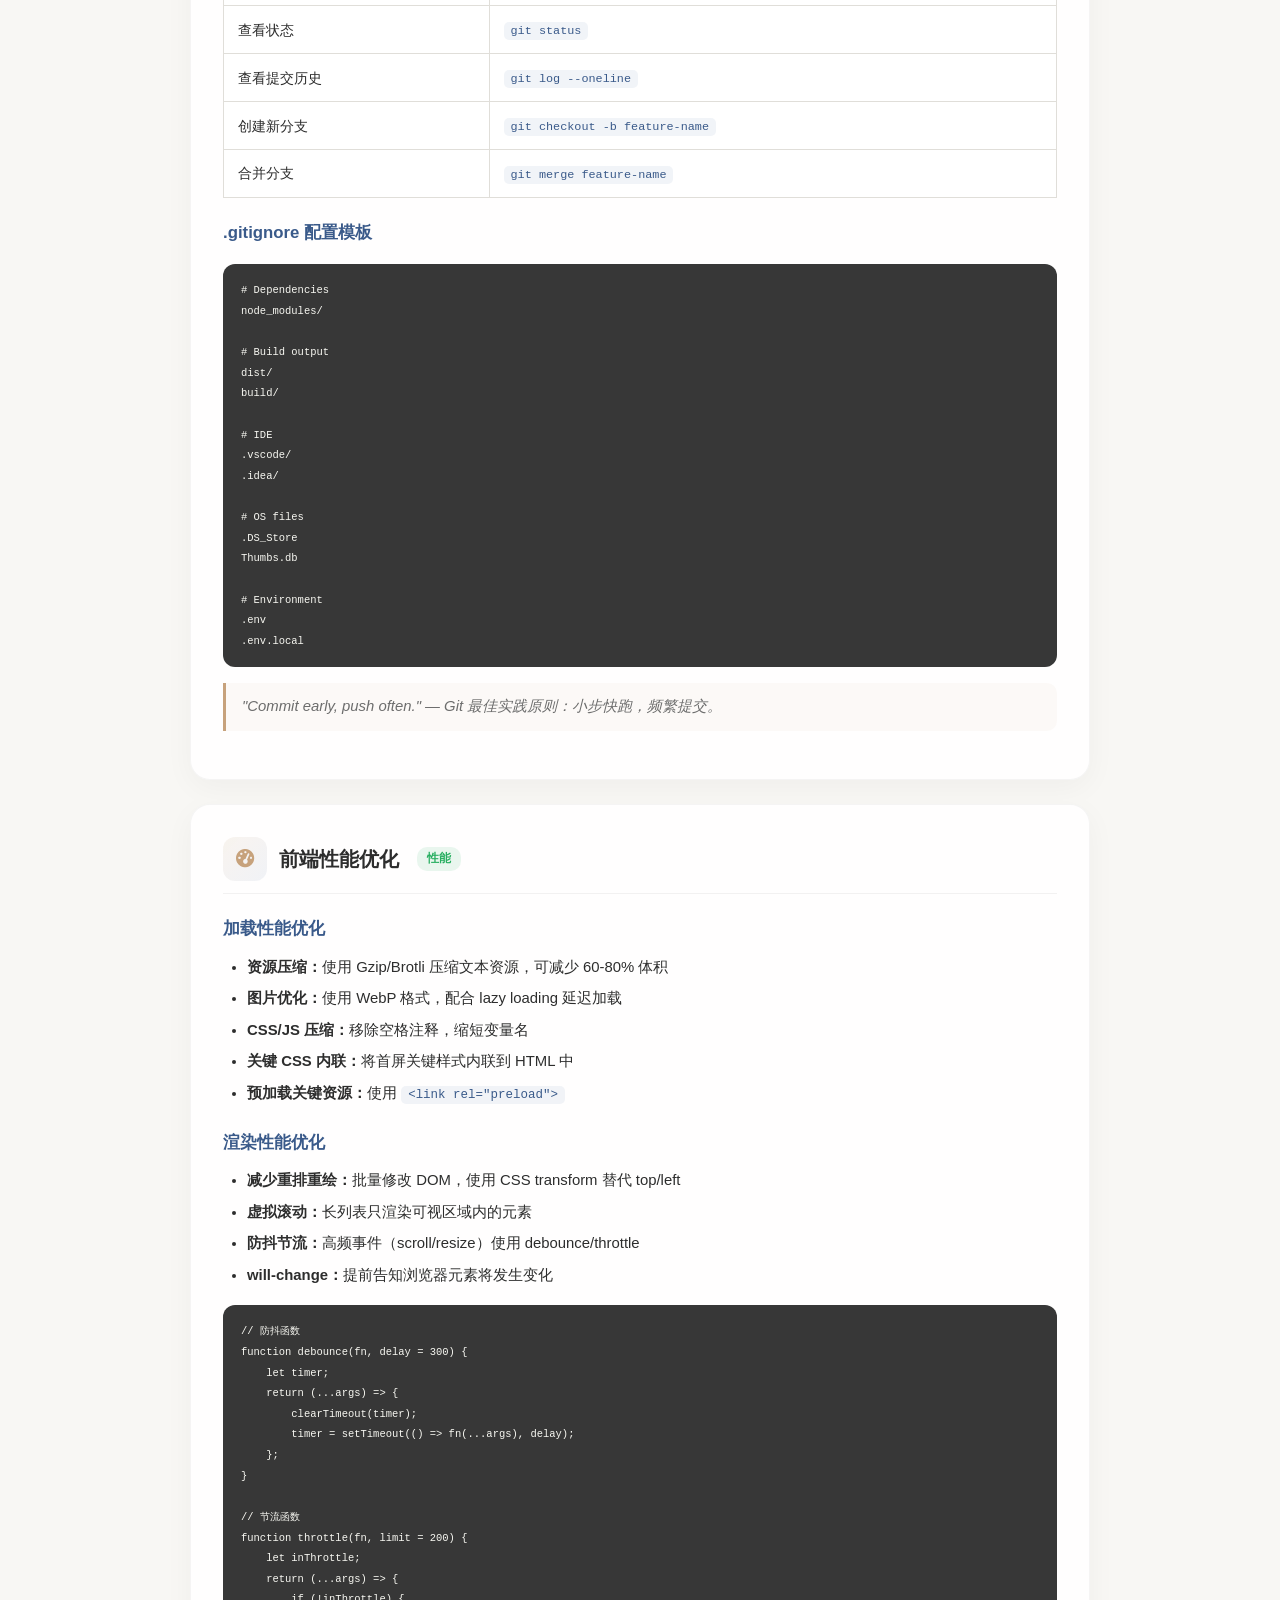
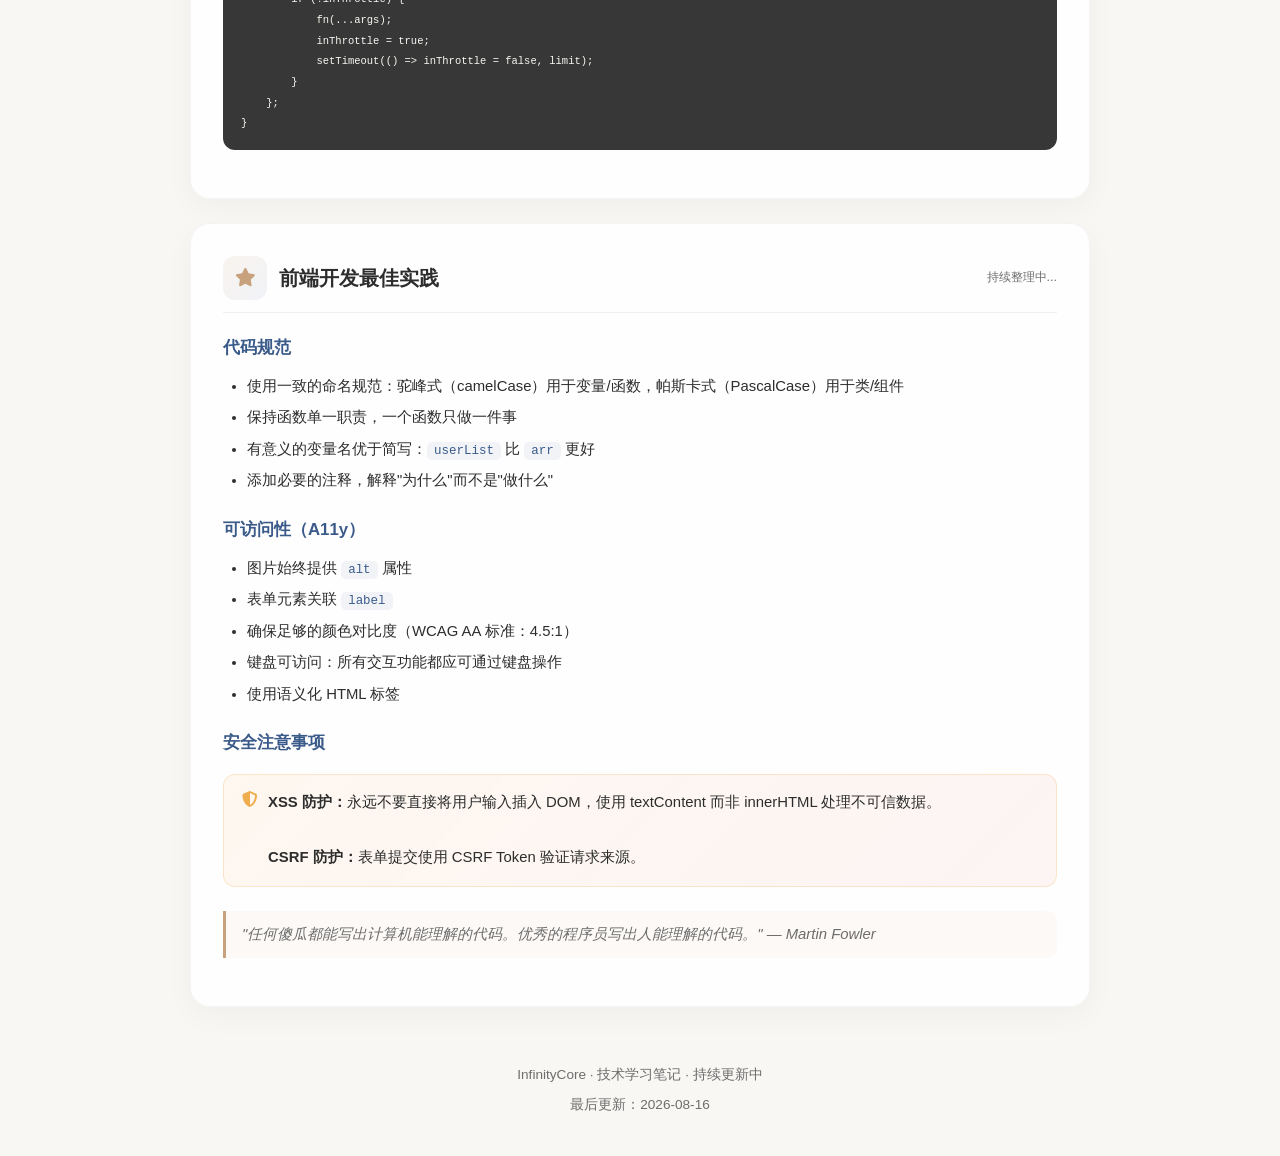
<file: notes.html>
<!DOCTYPE html>
<html lang="zh-CN">
<head>
    <meta charset="UTF-8">
    <link rel="icon" href="图标/logo.png">
    <meta name="viewport" content="width=device-width, initial-scale=1.0">
    <title>技术学习笔记 · InfinityCore</title>
    <meta name="description" content="系统化的前端学习笔记，涵盖HTML/CSS/JS核心知识、Git使用、性能优化等实战内容">
    <link rel="stylesheet" href="https://cdnjs.cloudflare.com/ajax/libs/font-awesome/6.4.0/css/all.min.css">
    <style>
        :root {
            --primary: #4a6fa5; --primary-dark: #3a5a8a; --secondary: #8a9b6e;
            --dark: #2d2d2d; --light: #f8f7f4; --gray: #6d6d6d;
            --border: #e0ded9; --accent: #c7a27c;
            --card-bg: rgba(255,255,255,0.88);
        }
        *{margin:0;padding:0;box-sizing:border-box;}
        body{
            font-family:'Segoe UI',Roboto,'Helvetica Neue',sans-serif;
            background:var(--light);color:var(--dark);line-height:1.7;
            min-height:100vh;padding:20px;position:relative;
        }
        body::before{
            content:"";position:fixed;top:0;left:0;width:100%;height:100%;
            background:linear-gradient(rgba(248,247,244,0.92),rgba(248,247,244,0.92)),
                url('data:image/svg+xml;utf8,<svg xmlns="http://www.w3.org/2000/svg" width="100" height="100"><path fill="rgba(199,162,124,0.03)" d="M20,20 Q40,5 60,20 T100,20 Q85,40 100,60 T100,100 Q60,85 20,100 T0,100 Q5,60 0,20 T20,20"/></svg>');
            background-size:cover,300px;z-index:-1;pointer-events:none;
        }
        .container{max-width:900px;margin:0 auto;}
        .header{text-align:center;margin-bottom:2rem;padding-top:1rem;}
        .header h1{font-size:2rem;color:var(--dark);font-weight:700;margin-bottom:0.5rem;}
        .header p{color:var(--gray);font-size:1rem;}
        .back-link{display:inline-flex;align-items:center;gap:6px;color:var(--primary);text-decoration:none;font-size:0.9rem;margin-top:0.8rem;transition:color 0.2s;}
        .back-link:hover{color:var(--accent);}
        
        /* 目录导航 */
        .toc-nav{background:var(--card-bg);border-radius:16px;padding:1.2rem 1.5rem;margin-bottom:1.5rem;display:flex;gap:8px;flex-wrap:wrap;align-items:center;border:1px solid rgba(0,0,0,0.04);box-shadow:0 4px 16px rgba(0,0,0,0.04);}
        .toc-label{font-size:0.82rem;font-weight:600;color:var(--gray);white-space:nowrap;}
        .toc-link{padding:6px 14px;border-radius:18px;background:rgba(74,111,165,0.06);color:var(--primary-dark);text-decoration:none;font-size:0.82rem;font-weight:500;transition:all 0.2s;}
        .toc-link:hover,.toc-link.active{background:linear-gradient(135deg,var(--accent),var(--primary));color:white;}
        
        /* 笔记卡片 */
        .note-card{background:var(--card-bg);border-radius:20px;padding:2rem;margin-bottom:1.5rem;border:1px solid rgba(0,0,0,0.04);box-shadow:0 8px 30px rgba(0,0,0,0.04);transition:all 0.3s ease;}
        .note-card:hover{transform:translateY(-3px);box-shadow:0 12px 36px rgba(0,0,0,0.08);}
        
        .note-header{display:flex;align-items:center;gap:12px;margin-bottom:1.2rem;padding-bottom:12px;border-bottom:1px solid rgba(0,0,0,0.05);}
        .note-icon{width:44px;height:44px;border-radius:12px;display:flex;align-items:center;justify-content:center;font-size:1.15rem;color:var(--accent);background:linear-gradient(135deg,rgba(199,162,124,0.12),rgba(74,111,165,0.08));}
        .note-title{font-size:1.25rem;font-weight:700;color:var(--dark);}
        .note-meta{margin-left:auto;font-size:0.78rem;color:var(--gray);}
        .note-tag{display:inline-block;padding:2px 10px;border-radius:10px;font-size:0.72rem;font-weight:600;margin-left:6px;}
        .tag-html{background:rgba(231,76,60,0.1);color:#E74C3C;}
        .tag-css{background:rgba(41,128,185,0.1);color:#2980B9;}
        .tag-js{background:rgba(243,156,18,0.1);color:#F39C12;}
        .tag-git{background:rgba(155,89,182,0.1);color:#9B59B6;}
        .tag-perf{background:rgba(39,174,96,0.1);color:#27AE60;}
        
        .note-body{font-size:0.93rem;line-height:1.85;color:var(--dark);}
        .note-body h3{font-size:1.05rem;color:var(--primary-dark);margin:1.2rem 0 0.6rem;font-weight:600;}
        .note-body p{margin-bottom:0.7rem;}
        .note-body code{background:rgba(74,111,165,0.08);color:var(--primary-dark);padding:2px 7px;border-radius:5px;font-family:'Consolas','Monaco',monospace;font-size:0.84em;}
        .note-body pre{background:rgba(45,45,45,0.95);color:#f8f8f2;border-radius:12px;padding:16px 18px;margin:1rem 0;overflow-x:auto;font-size:0.84em;line-height:1.65;}
        .note-body pre code{background:none;color:inherit;padding:0;}
        .note-body ul,.note-body ol{padding-left:1.5rem;margin-bottom:0.8rem;}
        .note-body li{margin-bottom:4px;}
        .note-body strong{color:var(--dark);font-weight:600;}
        .note-body blockquote{border-left:3px solid var(--accent);padding:10px 16px;margin:1rem 0;background:rgba(199,162,124,0.05);border-radius:0 10px 10px 0;font-style:italic;color:var(--gray);}
        .note-body table{width:100%;border-collapse:collapse;margin:1rem 0;font-size:0.88rem;}
        .note-body th,.note-body td{padding:10px 14px;text-align:left;border:1px solid var(--border);}
        .note-body th{background:rgba(74,111,165,0.06);font-weight:600;color:var(--primary-dark);}
        .note-body td{background:rgba(255,255,255,0.5);}
        
        .tip-box{background:linear-gradient(135deg,rgba(92,184,92,0.08),rgba(138,155,110,0.06));border:1px solid rgba(92,184,92,0.2);border-radius:12px;padding:14px 18px;margin:1rem 0;display:flex;gap:10px;align-items:start;}
        .tip-box i{color:#5cb85c;font-size:1rem;margin-top:2px;}
        .warn-box{background:linear-gradient(135deg,rgba(240,173,78,0.08),rgba(217,83,79,0.06));border:1px solid rgba(240,173,78,0.25);border-radius:12px;padding:14px 18px;margin:1rem 0;display:flex;gap:10px;align-items:start;}
        .warn-box i{color:#F0AD4E;font-size:1rem;margin-top:2px;}
        
        @media(max-width:768px){
            .container{padding:0 12px;}
            .note-card{padding:1.4rem;}
            .toc-nav{flex-direction:column;align-items:flex-start;}
        }
        /* 回到顶部 */
        .back-to-top{
            position:fixed;bottom:28px;right:28px;width:42px;height:42px;
            border:none;border-radius:50%;background:var(--card-bg);color:var(--accent);
            font-size:1rem;cursor:pointer;box-shadow:0 4px 14px rgba(0,0,0,0.08);
            opacity:0;visibility:hidden;transform:translateY(20px);
            transition:all 0.35s cubic-bezier(0.23,1,0.32,1);z-index:99;
            display:flex;align-items:center;justify-content:center;
        }
        .back-to-top.visible{opacity:1;visibility:visible;transform:translateY(0);}
        .back-to-top:hover{background:var(--accent);color:white;transform:translateY(-3px);}
    </style>
</head>
<body>
<div class="container">
    <div class="header">
        <h1><i class="fas fa-book-open"></i> 技术学习笔记</h1>
        <p>前端开发知识体系 · 持续更新中</p>
        <a href="index.html" class="back-link"><i class="fas fa-arrow-left"></i> 返回首页</a>
    </div>

    <!-- 目录导航 -->
    <nav class="toc-nav">
        <span class="toc-label"><i class="fas fa-list"></i> 快速跳转：</span>
        <a href="#html-basics" class="toc-link">HTML基础</a>
        <a href="#css-mastery" class="toc-link">CSS进阶</a>
        <a href="#js-core" class="toc-link">JavaScript</a>
        <a href="#git-workflow" class="toc-link">Git工作流</a>
        <a href="#perf-opt" class="toc-link">性能优化</a>
        <a href="#best-practices" class="toc-link">最佳实践</a>
    </nav>

    <!-- HTML基础 -->
    <article class="note-card" id="html-basics">
        <div class="note-header">
            <div class="note-icon"><i class="fab fa-html5"></i></div>
            <h2 class="note-title">HTML5 核心知识</h2>
            <span class="note-meta">持续更新</span>
            <span class="note-tag tag-html">HTML</span>
        </div>
        <div class="note-body">
            <h3>语义化标签</h3>
            <p>HTML5 引入了丰富的语义化标签，让页面结构更清晰：</p>
            <pre><code>&lt;header&gt; — 页面头部区域
&lt;nav&gt;   — 导航链接容器
&lt;main&gt;  — 主要内容区（每个页面仅一个）
&lt;article&gt; — 独立的内容块
&lt;section&gt; — 内容分组
&lt;aside&gt;  — 侧边栏/辅助内容
&lt;footer&gt; — 页脚区域</code></pre>
            
            <div class="tip-box">
                <i class="fas fa-lightbulb"></i>
                <div><strong>最佳实践：</strong>优先使用语义化标签而非 div，这对 SEO 和无障碍访问都有帮助。使用语义化标签可以让屏幕阅读器更好地理解页面结构。</div>
            </div>

            <h3>表单增强</h3>
            <p>HTML5 表单新增了多种输入类型和验证属性：</p>
            <table>
                <tr><th>类型</th><th>用途</th><th>示例</th></tr>
                <tr><td><code>email</code></td><td>邮箱地址</td><td><code>&lt;input type="email"&gt;</code></td></tr>
                <tr><td><code>number</code></td><td>数字输入</td><td><code>&lt;input type="number" min="0" max="100"&gt;</code></td></tr>
                <tr><td><code>date</code></td><td>日期选择</td><td><code>&lt;input type="date"&gt;</code></td></tr>
                <tr><td><code>range</code></td><td>滑块选择</td><td><code>&lt;input type="range"&gt;</code></td></tr>
                <tr><td><code>url</code></td><td>URL 地址</td><td><code>&lt;input type="url"&gt;</code></td></tr>
            </table>

            <h3>多媒体支持</h3>
            <pre><code>&lt;!-- 视频 --&gt;
&lt;video controls width="640"&gt;
    &lt;source src="video.mp4" type="video/mp4"&gt;
    您的浏览器不支持视频播放。
&lt;/video&gt;

&lt;!-- 音频 --&gt;
&lt;audio controls&gt;
    &lt;source src="audio.mp3" type="audio/mpeg"&gt;
&lt;/audio&gt;</code></pre>
        </div>
    </article>

    <!-- CSS进阶 -->
    <article class="note-card" id="css-mastery">
        <div class="note-header">
            <div class="note-icon"><i class="fab fa-css3-alt"></i></div>
            <h2 class="note-title">CSS 进阶技巧</h2>
            <span class="note-tag tag-css">CSS</span>
        </div>
        <div class="note-body">
            <h3>CSS 变量（自定义属性）</h3>
            <pre><code>:root {
    --primary-color: #4a6fa5;
    --accent-color: #c7a27c;
    --spacing-unit: 8px;
    --shadow-sm: 0 2px 10px rgba(0,0,0,0.05);
}

.card {
    background: var(--primary-color);
    padding: calc(var(--spacing-unit) * 3);
    box-shadow: var(--shadow-sm);
}</code></pre>

            <h3>Flexbox 布局模式</h3>
            <pre><code>.container {
    display: flex;
    justify-content: space-between;  /* 主轴对齐 */
    align-items: center;             /* 交叉轴对齐 */
    gap: 16px;                       /* 元素间距 */
    flex-wrap: wrap;                 /* 允许换行 */
}

.item { flex: 1; }  /* 等分空间 */</code></pre>

            <h3>Grid 布局</h3>
            <pre><code>.grid-container {
    display: grid;
    grid-template-columns: repeat(auto-fit, minmax(280px, 1fr));
    gap: 20px;
}</code></pre>

            <div class="warn-box">
                <i class="fas fa-exclamation-triangle"></i>
                <div><strong>注意：</strong>Flexbox 是一维布局（行或列），Grid 是二维布局（行和列同时控制）。简单的一维排列用 Flexbox，复杂的二维布局用 Grid。</div>
            </div>

            <h3>常用动画与过渡</h3>
            <pre><code>/* 平滑过渡 */
.element {
    transition: all 0.3s cubic-bezier(0.165, 0.84, 0.44, 1);
}

/* 关键帧动画 */
@keyframes fadeInUp {
    from { opacity: 0; transform: translateY(20px); }
    to   { opacity: 1; transform: translateY(0); }
}

.animate { animation: fadeInUp 0.6s ease forwards; }</code></pre>
        </div>
    </article>

    <!-- JavaScript -->
    <article class="note-card" id="js-core">
        <div class="note-header">
            <div class="note-icon"><i class="fab fa-js-square"></i></div>
            <h2 class="note-title">JavaScript 核心概念</h2>
            <span class="note-tag tag-js">JavaScript</span>
        </div>
        <div class="note-body">
            <h3>ES6+ 常用特性</h3>
            <pre><code>// 解构赋值
const { name, age } = user;
const [first, ...rest] = array;

// 箭头函数
const greet = (name) => `Hello, ${name}!`;

// Promise 异步处理
fetch('/api/data')
    .then(res => res.json())
    .then(data => console.log(data))
    .catch(err => console.error(err));

// async/await (语法糖)
async function getData() {
    try {
        const res = await fetch('/api/data');
        return await res.json();
    } catch (err) {
        console.error(err);
    }
}

// 可选链操作符
const city = user?.address?.city;

// 空值合并运算符
const value = input ?? 'default';</code></pre>

            <h3>DOM 操作最佳实践</h3>
            <pre><code>// 使用事件委托（性能优化）
document.querySelector('.list').addEventListener('click', (e) => {
    if (e.target.classList.contains('item')) {
        // 处理点击事件
    }
});

// 使用 IntersectionObserver 实现懒加载
const observer = new IntersectionObserver((entries) => {
    entries.forEach(entry => {
        if (entry.isIntersecting) {
            entry.target.src = entry.target.dataset.src;
            observer.unobserve(entry.target);
        }
    });
});
document.querySelectorAll('img[data-src]').forEach(img => observer.observe(img));</code></pre>

            <div class="tip-box">
                <i class="fas fa-lightbulb"></i>
                <div><strong>性能提示：</strong>频繁操作 DOM 时，先使用 DocumentFragment 或字符串拼接批量操作，最后一次性插入 DOM，避免多次重排重绘。</div>
            </div>
        </div>
    </article>

    <!-- Git工作流 -->
    <article class="note-card" id="git-workflow">
        <div class="note-header">
            <div class="note-icon"><i class="fab fa-git-alt"></i></div>
            <h2 class="note-title">Git 工作流指南</h2>
            <span class="note-tag tag-git">Git</span>
        </div>
        <div class="note-body">
            <h3>常用命令速查</h3>
            <table>
                <tr><th>操作</th><th>命令</th></tr>
                <tr><td>初始化仓库</td><td><code>git init</code></td></tr>
                <tr><td>添加所有更改</td><td><code>git add .</code></td></tr>
                <tr><td>提交更改</td><td><code>git commit -m "描述"</code></td></tr>
                <tr><td>推送到远程</td><td><code>git push origin main</code></td></tr>
                <tr><td>拉取最新代码</td><td><code>git pull origin main</code></td></tr>
                <tr><td>查看状态</td><td><code>git status</code></td></tr>
                <tr><td>查看提交历史</td><td><code>git log --oneline</code></td></tr>
                <tr><td>创建新分支</td><td><code>git checkout -b feature-name</code></td></tr>
                <tr><td>合并分支</td><td><code>git merge feature-name</code></td></tr>
            </table>

            <h3>.gitignore 配置模板</h3>
            <pre><code># Dependencies
node_modules/

# Build output
dist/
build/

# IDE
.vscode/
.idea/

# OS files
.DS_Store
Thumbs.db

# Environment
.env
.env.local</code></pre>

            <blockquote>
                "Commit early, push often." — Git 最佳实践原则：小步快跑，频繁提交。
            </blockquote>
        </div>
    </article>

    <!-- 性能优化 -->
    <article class="note-card" id="perf-opt">
        <div class="note-header">
            <div class="note-icon"><i class="fas fa-tachometer-alt"></i></div>
            <h2 class="note-title">前端性能优化</h2>
            <span class="note-tag tag-perf">性能</span>
        </div>
        <div class="note-body">
            <h3>加载性能优化</h3>
            <ul>
                <li><strong>资源压缩：</strong>使用 Gzip/Brotli 压缩文本资源，可减少 60-80% 体积</li>
                <li><strong>图片优化：</strong>使用 WebP 格式，配合 lazy loading 延迟加载</li>
                <li><strong>CSS/JS 压缩：</strong>移除空格注释，缩短变量名</li>
                <li><strong>关键 CSS 内联：</strong>将首屏关键样式内联到 HTML 中</li>
                <li><strong>预加载关键资源：</strong>使用 <code>&lt;link rel="preload"&gt;</code></li>
            </ul>

            <h3>渲染性能优化</h3>
            <ul>
                <li><strong>减少重排重绘：</strong>批量修改 DOM，使用 CSS transform 替代 top/left</li>
                <li><strong>虚拟滚动：</strong>长列表只渲染可视区域内的元素</li>
                <li><strong>防抖节流：</strong>高频事件（scroll/resize）使用 debounce/throttle</li>
                <li><strong>will-change：</strong>提前告知浏览器元素将发生变化</li>
            </ul>

            <pre><code>// 防抖函数
function debounce(fn, delay = 300) {
    let timer;
    return (...args) => {
        clearTimeout(timer);
        timer = setTimeout(() => fn(...args), delay);
    };
}

// 节流函数
function throttle(fn, limit = 200) {
    let inThrottle;
    return (...args) => {
        if (!inThrottle) {
            fn(...args);
            inThrottle = true;
            setTimeout(() => inThrottle = false, limit);
        }
    };
}</code></pre>
        </div>
    </article>

    <!-- 最佳实践 -->
    <article class="note-card" id="best-practices">
        <div class="note-header">
            <div class="note-icon"><i class="fas fa-star"></i></div>
            <h2 class="note-title">前端开发最佳实践</h2>
            <span class="note-meta">持续整理中...</span>
        </div>
        <div class="note-body">
            <h3>代码规范</h3>
            <ul>
                <li>使用一致的命名规范：驼峰式（camelCase）用于变量/函数，帕斯卡式（PascalCase）用于类/组件</li>
                <li>保持函数单一职责，一个函数只做一件事</li>
                <li>有意义的变量名优于简写：<code>userList</code> 比 <code>arr</code> 更好</li>
                <li>添加必要的注释，解释"为什么"而不是"做什么"</li>
            </ul>

            <h3>可访问性（A11y）</h3>
            <ul>
                <li>图片始终提供 <code>alt</code> 属性</li>
                <li>表单元素关联 <code>label</code></li>
                <li>确保足够的颜色对比度（WCAG AA 标准：4.5:1）</li>
                <li>键盘可访问：所有交互功能都应可通过键盘操作</li>
                <li>使用语义化 HTML 标签</li>
            </ul>

            <h3>安全注意事项</h3>
            <div class="warn-box">
                <i class="fas fa-shield-alt"></i>
                <div>
                    <strong>XSS 防护：</strong>永远不要直接将用户输入插入 DOM，使用 textContent 而非 innerHTML 处理不可信数据。<br><br>
                    <strong>CSRF 防护：</strong>表单提交使用 CSRF Token 验证请求来源。
                </div>
            </div>

            <blockquote style="margin-top:1.5rem;">
                "任何傻瓜都能写出计算机能理解的代码。优秀的程序员写出人能理解的代码。" — Martin Fowler
            </blockquote>
        </div>
    </article>

    <!-- 页脚 -->
    <footer style="text-align:center;padding:2rem 0;color:var(--gray);font-size:0.85rem;">
        <p>InfinityCore · 技术学习笔记 · 持续更新中</p>
        <p style="margin-top:6px;">最后更新：2026-08-16</p>
    </footer>
</div>

<script>
// 目录高亮
const tocLinks = document.querySelectorAll('.toc-link');
const sections = document.querySelectorAll('.note-card');

const tocObserver = new IntersectionObserver((entries) => {
    entries.forEach(entry => {
        if (entry.isIntersecting) {
            const id = entry.target.id;
            tocLinks.forEach(link => link.classList.toggle('active', link.getAttribute('href') === '#' + id));
        }
    });
}, { threshold: 0.3 });

sections.forEach(sec => tocObserver.observe(sec));

console.log('%c📝 技术学习笔记已加载 | InfinityCore', 'color: #8a9b6e;');
</script>
<!-- 回到顶部 -->
<button class="back-to-top" id="backToTop" onclick="window.scrollTo({top:0,behavior:'smooth'})">
    <i class="fas fa-chevron-up"></i>
</button>
<script>
(function(){
    const btn = document.getElementById('backToTop');
    window.addEventListener('scroll', () => {
        btn.classList.toggle('visible', window.scrollY > 400);
    }, {passive:true});
})();
</script>
</body>
</html>
</file>
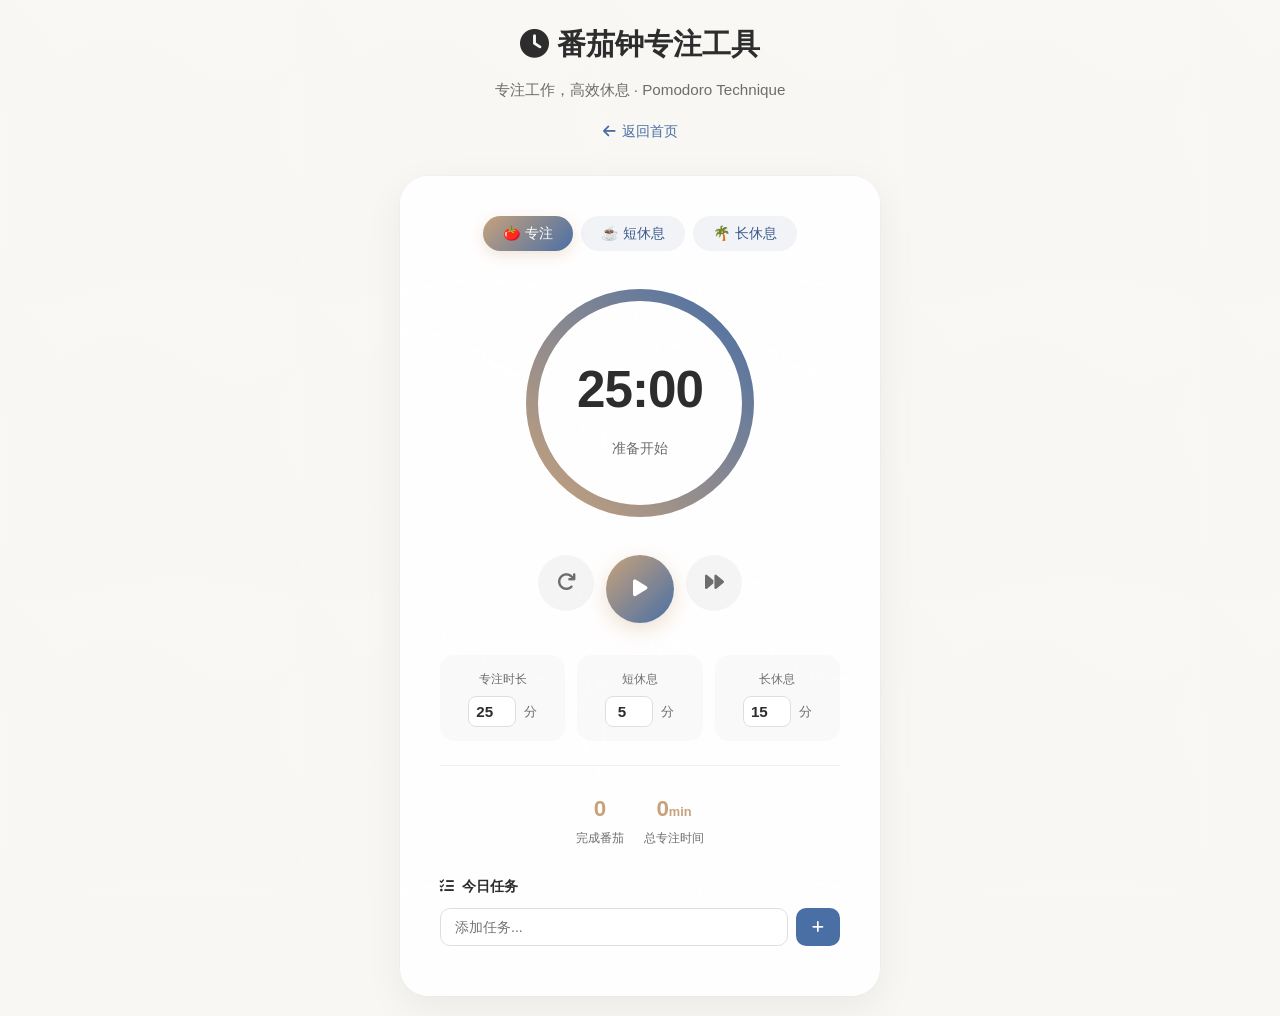
<file: pomodoro.html>
<!DOCTYPE html>
<html lang="zh-CN">
<head>
    <meta charset="UTF-8">
    <link rel="icon" href="图标/logo.png">
    <meta name="viewport" content="width=device-width, initial-scale=1.0">
    <title>番茄钟专注工具 · InfinityCore v1.3.0</title>
    <meta name="description" content="基于番茄工作法的专注计时器，帮助提升学习和工作效率">
    <link rel="stylesheet" href="https://cdnjs.cloudflare.com/ajax/libs/font-awesome/6.4.0/css/all.min.css">
    <style>
        /* ====== 继承核心框架变量 ====== */
        :root {
            --primary: #4a6fa5;
            --primary-dark: #3a5a8a;
            --secondary: #8a9b6e;
            --dark: #2d2d2d;
            --light: #f8f7f4;
            --gray: #6d6d6d;
            --border: #e0ded9;
            --accent: #c7a27c;
            --card-bg: rgba(255, 255, 255, 0.88);
            --transition: all 0.4s cubic-bezier(0.165, 0.84, 0.44, 1);
            --ease-out: cubic-bezier(0.23, 1, 0.32, 1);
        }

        * { margin: 0; padding: 0; box-sizing: border-box; }

        body {
            font-family: 'Segoe UI', Roboto, 'Helvetica Neue', sans-serif;
            background: var(--light);
            color: var(--dark);
            line-height: 1.7;
            min-height: 100vh;
            display: flex;
            flex-direction: column;
            align-items: center;
            justify-content: center;
            padding: 20px;
            position: relative;
            overflow-x: hidden;
        }

        /* 背景纹理 */
        body::before {
            content: "";
            position: fixed; top: 0; left: 0; width: 100%; height: 100%;
            background: linear-gradient(rgba(248,247,244,0.92), rgba(248,247,244,0.92)),
                url('data:image/svg+xml;utf8,<svg xmlns="http://www.w3.org/2000/svg" width="100" height="100" viewBox="0 0 100 100"><path fill="rgba(199,162,124,0.03)" d="M20,20 Q40,5 60,20 T100,20 Q85,40 100,60 T100,100 Q60,85 20,100 T0,100 Q5,60 0,20 T20,20"/></svg>');
            background-size: cover, 300px;
            z-index: -1; pointer-events: none;
        }

        .container {
            width: 100%; max-width: 480px;
        }

        .header {
            text-align: center; margin-bottom: 2rem;
        }
        .header h1 {
            font-size: 1.8rem; color: var(--dark);
            margin-bottom: 0.5rem; font-weight: 700;
        }
        .header p {
            color: var(--gray); font-size: 0.95rem;
        }
        .back-link {
            display: inline-flex; align-items: center; gap: 6px;
            color: var(--primary); text-decoration: none;
            font-size: 0.9rem; margin-top: 1rem;
            transition: color 0.2s;
        }
        .back-link:hover { color: var(--accent); }

        /* 番茄钟主体 */
        .pomodoro-card {
            background: var(--card-bg);
            border-radius: 28px;
            padding: 2.5rem;
            box-shadow: 0 12px 40px rgba(0,0,0,0.06), 0 0 0 1px rgba(0,0,0,0.02);
            backdrop-filter: blur(2px);
            text-align: center;
        }

        /* 模式切换 */
        .mode-tabs {
            display: flex; gap: 8px;
            justify-content: center; margin-bottom: 2rem;
        }
        .mode-tab {
            padding: 8px 20px; border: none; border-radius: 20px;
            background: rgba(74,111,165,0.08); color: var(--primary-dark);
            font-size: 0.88rem; font-weight: 500; cursor: pointer;
            transition: all 0.3s ease;
        }
        .mode-tab.active {
            background: linear-gradient(135deg, var(--accent), var(--primary));
            color: white; box-shadow: 0 4px 14px rgba(199,162,124,0.3);
        }
        .mode-tab:hover:not(.active) {
            background: rgba(199,162,124,0.15); color: var(--accent);
        }

        /* 圆形计时器 */
        .timer-circle {
            position: relative; width: 240px; height: 240px;
            margin: 0 auto 2rem;
        }
        .timer-svg {
            transform: rotate(-90deg); width: 100%; height: 100%;
        }
        .timer-bg {
            fill: none; stroke: rgba(0,0,0,0.05);
            stroke-width: 6;
        }
        .timer-progress {
            fill: none; stroke: url(#timerGradient);
            stroke-width: 6; stroke-linecap: round;
            transition: stroke-dashoffset 1s linear;
        }
        .timer-text {
            position: absolute; top: 50%; left: 50%;
            transform: translate(-50%, -50%);
            text-align: center;
        }
        .time-display {
            font-size: 3.2rem; font-weight: 700;
            color: var(--dark); font-variant-numeric: tabular-nums;
            letter-spacing: -1px;
        }
        .time-label {
            font-size: 0.85rem; color: var(--gray);
            margin-top: 4px;
        }

        /* 控制按钮 */
        .controls {
            display: flex; gap: 12px;
            justify-content: center; margin-bottom: 2rem;
        }
        .ctrl-btn {
            width: 56px; height: 56px; border-radius: 50%;
            border: none; cursor: pointer;
            font-size: 1.2rem; display: flex;
            align-items: center; justify-content: center;
            transition: all 0.3s ease;
        }
        .ctrl-btn.main {
            width: 68px; height: 68px;
            background: linear-gradient(135deg, var(--accent), var(--primary));
            color: white; box-shadow: 0 6px 20px rgba(199,162,124,0.35);
        }
        .ctrl-btn.main:hover {
            transform: scale(1.08); box-shadow: 0 8px 26px rgba(199,162,124,0.45);
        }
        .ctrl-btn.secondary {
            background: rgba(0,0,0,0.04); color: var(--gray);
        }
        .ctrl-btn.secondary:hover {
            background: rgba(199,162,124,0.12); color: var(--accent);
        }

        /* 设置区域 */
        .settings {
            display: grid; grid-template-columns: repeat(3, 1fr);
            gap: 12px; margin-bottom: 1.5rem;
        }
        .setting-item {
            background: rgba(0,0,0,0.02); border-radius: 14px;
            padding: 14px 10px; text-align: center;
        }
        .setting-label {
            font-size: 0.78rem; color: var(--gray);
            margin-bottom: 6px;
        }
        .setting-value {
            display: flex; align-items: center; justify-content: center; gap: 8px;
        }
        .setting-input {
            width: 48px; padding: 6px; text-align: center;
            border: 1.5px solid var(--border); border-radius: 8px;
            font-size: 0.95rem; font-weight: 600; color: var(--dark);
            background: white; outline: none;
            transition: border-color 0.2s;
        }
        .setting-input:focus {
            border-color: var(--accent);
        }
        .setting-unit {
            font-size: 0.82rem; color: var(--gray);
        }

        /* 统计信息 */
        .stats {
            display: flex; justify-content: center; gap: 20px;
            padding-top: 1.5rem; border-top: 1px solid rgba(0,0,0,0.05);
        }
        .stat-item { text-align: center; }
        .stat-num {
            font-size: 1.4rem; font-weight: 700; color: var(--accent);
        }
        .stat-label {
            font-size: 0.78rem; color: var(--gray);
        }

        /* 任务列表 */
        .task-section {
            margin-top: 1.5rem; text-align: left;
        }
        .task-header {
            display: flex; align-items: center; gap: 8px;
            margin-bottom: 10px; font-size: 0.9rem;
            font-weight: 600; color: var(--dark);
        }
        .task-input-wrap {
            display: flex; gap: 8px; margin-bottom: 10px;
        }
        .task-input {
            flex: 1; padding: 10px 14px;
            border: 1.5px solid var(--border); border-radius: 10px;
            font-size: 0.88rem; outline: none;
            transition: border-color 0.2s;
            background: white;
        }
        .task-input:focus { border-color: var(--accent); }
        .task-add-btn {
            padding: 10px 16px; border: none; border-radius: 10px;
            background: var(--primary); color: white;
            font-size: 0.85rem; cursor: pointer;
            transition: all 0.2s;
        }
        .task-add-btn:hover {
            background: var(--primary-dark);
        }
        .task-list { list-style: none; max-height: 160px; overflow-y: auto; }
        .task-item {
            display: flex; align-items: center; gap: 10px;
            padding: 10px 12px; background: rgba(0,0,0,0.02);
            border-radius: 10px; margin-bottom: 6px;
            font-size: 0.88rem; transition: background 0.2s;
        }
        .task-item:hover { background: rgba(199,162,124,0.06); }
        .task-check {
            width: 18px; height: 18px; border-radius: 50%;
            border: 2px solid var(--border); cursor: pointer;
            display: flex; align-items: center; justify-content: center;
            transition: all 0.2s; flex-shrink: 0;
        }
        .task-check.checked {
            background: var(--accent); border-color: var(--accent);
            color: white; font-size: 0.65rem;
        }
        .task-text { flex: 1; }
        .task-text.done { text-decoration: line-through; color: var(--gray); }
        .task-delete {
            color: var(--gray); cursor: pointer; opacity: 0;
            transition: opacity 0.2s; font-size: 0.85rem;
        }
        .task-item:hover .task-delete { opacity: 1; }
        .task-delete:hover { color: #d9534f; }

        /* 响应式 */
        @media (max-width: 480px) {
            .pomodoro-card { padding: 1.8rem; }
            .timer-circle { width: 200px; height: 200px; }
            .time-display { font-size: 2.6rem; }
            .settings { grid-template-columns: repeat(3, 1fr); gap: 8px; }
            .setting-input { width: 42px; }
        }
    </style>
</head>
<body>
    <div class="container">
        <div class="header">
            <h1><i class="fas fa-clock"></i> 番茄钟专注工具</h1>
            <p>专注工作，高效休息 · Pomodoro Technique</p>
            <a href="index.html" class="back-link"><i class="fas fa-arrow-left"></i> 返回首页</a>
        </div>

        <div class="pomodoro-card">
            <!-- 模式切换 -->
            <div class="mode-tabs">
                <button class="mode-tab active" data-mode="work">🍅 专注</button>
                <button class="mode-tab" data-mode="shortBreak">☕ 短休息</button>
                <button class="mode-tab" data-mode="longBreak">🌴 长休息</button>
            </div>

            <!-- 计时器 -->
            <div class="timer-circle">
                <svg class="timer-svg" viewBox="0 0 120 120">
                    <defs>
                        <linearGradient id="timerGradient" x1="0%" y1="0%" x2="100%" y2="100%">
                            <stop offset="0%" stop-color="#c7a27c"/>
                            <stop offset="100%" stop-color="#4a6fa5"/>
                        </linearGradient>
                    </defs>
                    <circle class="timer-bg" cx="60" cy="60" r="54"/>
                    <circle class="timer-progress" id="progressCircle"
                        cx="60" cy="60" r="54"
                        stroke-dasharray="339.292" stroke-dashoffset="0"/>
                </svg>
                <div class="timer-text">
                    <div class="time-display" id="timeDisplay">25:00</div>
                    <div class="time-label" id="timeLabel">准备开始</div>
                </div>
            </div>

            <!-- 控制按钮 -->
            <div class="controls">
                <button class="ctrl-btn secondary" id="resetBtn" title="重置">
                    <i class="fas fa-redo"></i>
                </button>
                <button class="ctrl-btn main" id="startBtn" title="开始/暂停">
                    <i class="fas fa-play" id="playIcon"></i>
                </button>
                <button class="ctrl-btn secondary" id="skipBtn" title="跳过">
                    <i class="fas fa-forward"></i>
                </button>
            </div>

            <!-- 时间设置 -->
            <div class="settings">
                <div class="setting-item">
                    <div class="setting-label">专注时长</div>
                    <div class="setting-value">
                        <input type="number" class="setting-input" id="workTime" value="25" min="1" max="60">
                        <span class="setting-unit">分</span>
                    </div>
                </div>
                <div class="setting-item">
                    <div class="setting-label">短休息</div>
                    <div class="setting-value">
                        <input type="number" class="setting-input" id="shortBreakTime" value="5" min="1" max="30">
                        <span class="setting-unit">分</span>
                    </div>
                </div>
                <div class="setting-item">
                    <div class="setting-label">长休息</div>
                    <div class="setting-value">
                        <input type="number" class="setting-input" id="longBreakTime" value="15" min="1" max="60">
                        <span class="setting-unit">分</span>
                    </div>
                </div>
            </div>

            <!-- 统计 -->
            <div class="stats">
                <div class="stat-item">
                    <div class="stat-num" id="completedPomodoros">0</div>
                    <div class="stat-label">完成番茄</div>
                </div>
                <div class="stat-item">
                    <div class="stat-num" id="totalFocusTime">0<span style="font-size:0.8rem">min</span></div>
                    <div class="stat-label">总专注时间</div>
                </div>
            </div>

            <!-- 任务列表 -->
            <div class="task-section">
                <div class="task-header"><i class="fas fa-tasks"></i> 今日任务</div>
                <div class="task-input-wrap">
                    <input type="text" class="task-input" id="taskInput" placeholder="添加任务...">
                    <button class="task-add-btn" id="addTaskBtn"><i class="fas fa-plus"></i></button>
                </div>
                <ul class="task-list" id="taskList"></ul>
            </div>
        </div>
    </div>

    <script>
    // ====== 番茄钟核心逻辑 ======
    const STATE = {
        work: { time: 25 * 60, label: '专注中...' },
        shortBreak: { time: 5 * 60, label: '短休息中...' },
        longBreak: { time: 15 * 60, label: '长休息中...' }
    };

    let currentMode = 'work';
    let timeLeft = STATE.work.time;
    let isRunning = false;
    let timerInterval = null;
    let completedPomodoros = 0;
    let totalFocusMinutes = 0;

    // DOM元素
    const timeDisplay = document.getElementById('timeDisplay');
    const timeLabel = document.getElementById('timeLabel');
    const progressCircle = document.getElementById('progressCircle');
    const startBtn = document.getElementById('startBtn');
    const playIcon = document.getElementById('playIcon');
    const resetBtn = document.getElementById('resetBtn');
    const skipBtn = document.getElementById('skipBtn');

    const circumference = 2 * Math.PI * 54; // 339.292
    progressCircle.style.strokeDasharray = circumference;

    // 格式化时间
    function formatTime(seconds) {
        const m = Math.floor(seconds / 60).toString().padStart(2, '0');
        const s = (seconds % 60).toString().padStart(2, '0');
        return `${m}:${s}`;
    }

    // 更新显示
    function updateDisplay() {
        timeDisplay.textContent = formatTime(timeLeft);
        const totalTime = STATE[currentMode].time;
        const offset = circumference * (1 - timeLeft / totalTime);
        progressCircle.style.strokeDashoffset = offset;
        
        // 更新页面标题
        document.title = `${formatTime(timeLeft)} · ${isRunning ? timeLabel.textContent : '番茄钟'} | InfinityCore`;
    }

    // 切换模式
    function switchMode(mode) {
        currentMode = mode;
        timeLeft = getTimeForMode(mode);
        isRunning = false;
        clearInterval(timerInterval);
        playIcon.className = 'fas fa-play';
        timeLabel.textContent = '准备开始';
        
        // 更新标签状态
        document.querySelectorAll('.mode-tab').forEach(tab => {
            tab.classList.toggle('active', tab.dataset.mode === mode);
        });
        
        updateDisplay();
    }

    function getTimeForMode(mode) {
        if (mode === 'work') return parseInt(document.getElementById('workTime').value) * 60 || 25 * 60;
        if (mode === 'shortBreak') return parseInt(document.getElementById('shortBreakTime').value) * 60 || 5 * 60;
        if (mode === 'longBreak') return parseInt(document.getElementById('longBreakTime').value) * 60 || 15 * 60;
    }

    // 开始/暂停
    startBtn.addEventListener('click', () => {
        if (isRunning) {
            pauseTimer();
        } else {
            startTimer();
        }
    });

    function startTimer() {
        isRunning = true;
        playIcon.className = 'fas fa-pause';
        timeLabel.textContent = STATE[currentMode].label;
        
        timerInterval = setInterval(() => {
            timeLeft--;
            updateDisplay();
            
            if (timeLeft <= 0) {
                completeSession();
            }
        }, 1000);
    }

    function pauseTimer() {
        isRunning = false;
        playIcon.className = 'fas fa-play';
        clearInterval(timerInterval);
        timeLabel.textContent = '已暂停';
    }

    // 完成一个时段
    function completeSession() {
        clearInterval(timerInterval);
        isRunning = false;
        playIcon.className = 'fas fa-play';
        
        // 播放提示音
        playNotificationSound();
        
        if (currentMode === 'work') {
            completedPomodoros++;
            totalFocusMinutes += Math.floor(getTimeForMode('work') / 60);
            document.getElementById('completedPomodoros').textContent = completedPomodoros;
            document.getElementById('totalFocusTime').innerHTML = totalFocusMinutes + '<span style="font-size:0.8rem">min</span>';
            
            // 每4个番茄后长休息
            if (completedPomodoros % 4 === 0) {
                switchMode('longBreak');
            } else {
                switchMode('shortBreak');
            }
        } else {
            switchMode('work');
        }
        
        // 浏览器通知
        showBrowserNotification();
    }

    // 重置
    resetBtn.addEventListener('click', () => {
        clearInterval(timerInterval);
        isRunning = false;
        playIcon.className = 'fas fa-play';
        timeLeft = getTimeForMode(currentMode);
        timeLabel.textContent = '准备开始';
        updateDisplay();
    });

    // 跳过
    skipBtn.addEventListener('click', () => {
        if (currentMode === 'work') {
            completedPomodoros++;
            totalFocusMinutes += Math.floor((getTimeForMode('work') - timeLeft) / 60);
            document.getElementById('completedPomodoros').textContent = completedPomodoros;
            switchMode(completedPomodoros % 4 === 0 ? 'longBreak' : 'shortBreak');
        } else {
            switchMode('work');
        }
    });

    // 模式切换点击
    document.querySelectorAll('.mode-tab').forEach(tab => {
        tab.addEventListener('click', () => switchMode(tab.dataset.mode));
    });

    // 提示音
    function playNotificationSound() {
        try {
            const ctx = new (window.AudioContext || window.webkitAudioContext)();
            const osc = ctx.createOscillator();
            const gain = ctx.createGain();
            osc.connect(gain);
            gain.connect(ctx.destination);
            osc.frequency.value = 800;
            gain.gain.setValueAtTime(0.3, ctx.currentTime);
            gain.gain.exponentialRampToValueAtTime(0.01, ctx.currentTime + 0.5);
            osc.start(ctx.currentTime);
            osc.stop(ctx.currentTime + 0.5);
        } catch(e) {}
    }

    // 浏览器通知
    function showBrowserNotification() {
        if ('Notification' in window && Notification.permission === 'granted') {
            new Notification('番茄钟', {
                body: currentMode === 'work' ? '休息时间到了！' : '该开始专注了！',
                icon: '图标/logo.png'
            });
        }
    }

    // 请求通知权限
    if ('Notification' in window && Notification.permission === 'default') {
        Notification.requestPermission();
    }

    // ====== 任务管理 ======
    const taskInput = document.getElementById('taskInput');
    const taskList = document.getElementById('taskList');
    const addTaskBtn = document.getElementById('addTaskBtn');
    
    let tasks = JSON.parse(localStorage.getItem('pomodoro_tasks') || '[]');

    function renderTasks() {
        taskList.innerHTML = '';
        tasks.forEach((task, i) => {
            const li = document.createElement('li');
            li.className = 'task-item';
            li.innerHTML = `
                <span class="task-check ${task.done ? 'checked' : ''}" onclick="toggleTask(${i})">${task.done ? '✓' : ''}</span>
                <span class="task-text ${task.done ? 'done' : ''}">${escapeHtml(task.text)}</span>
                <span class="task-delete" onclick="deleteTask(${i})"><i class="fas fa-times"></i></span>
            `;
            taskList.appendChild(li);
        });
        localStorage.setItem('pomodoro_tasks', JSON.stringify(tasks));
    }

    function escapeHtml(text) {
        const div = document.createElement('div');
        div.textContent = text;
        return div.innerHTML;
    }

    function addTask() {
        const text = taskInput.value.trim();
        if (!text) return;
        tasks.push({ text, done: false });
        taskInput.value = '';
        renderTasks();
    }

    addTaskBtn.addEventListener('click', addTask);
    taskInput.addEventListener('keydown', e => { if (e.key === 'Enter') addTask(); });

    window.toggleTask = function(i) {
        tasks[i].done = !tasks[i].done;
        renderTasks();
    };

    window.deleteTask = function(i) {
        tasks.splice(i, 1);
        renderTasks();
    };

    // 初始化
    renderTasks();
    updateDisplay();

    console.log('%c🍅 番茄钟工具已加载 | InfinityCore v1.3.0', 'color: #c7a27c;');
    </script>
</body>
</html>
</file>
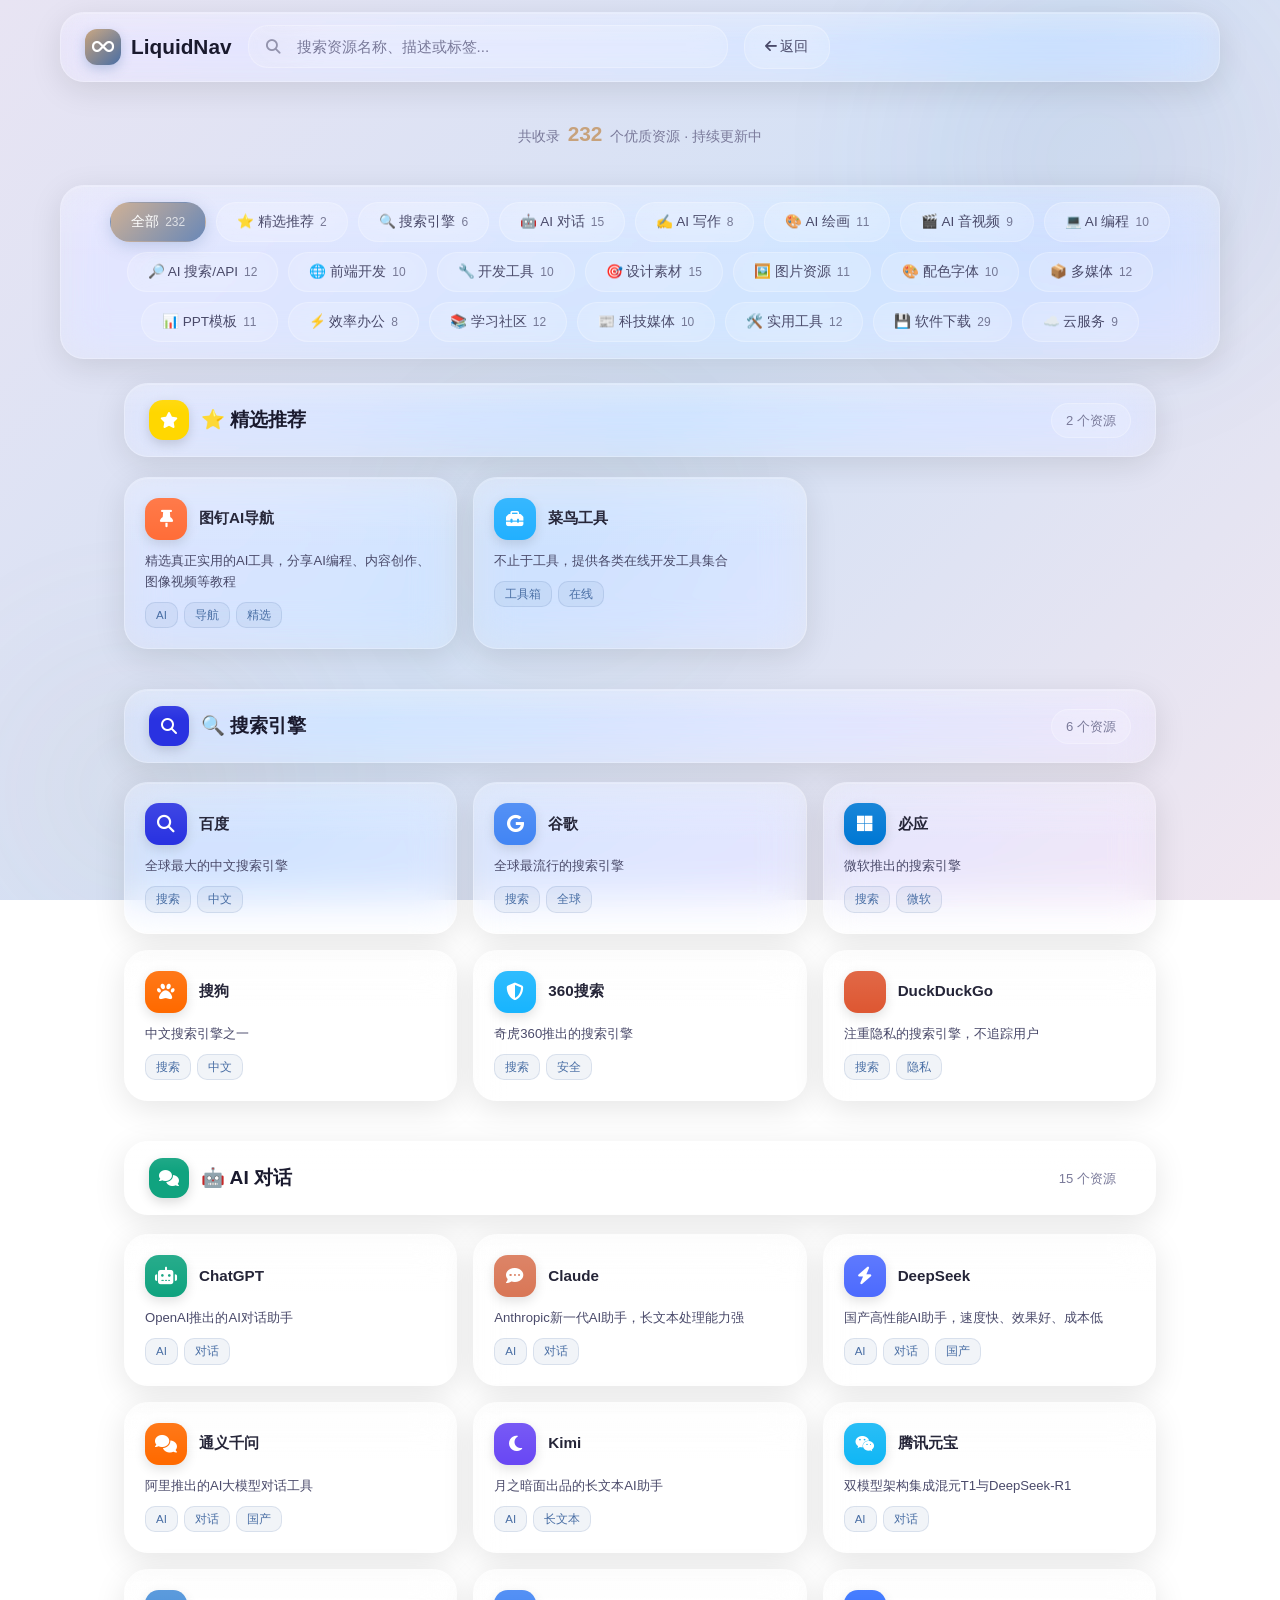
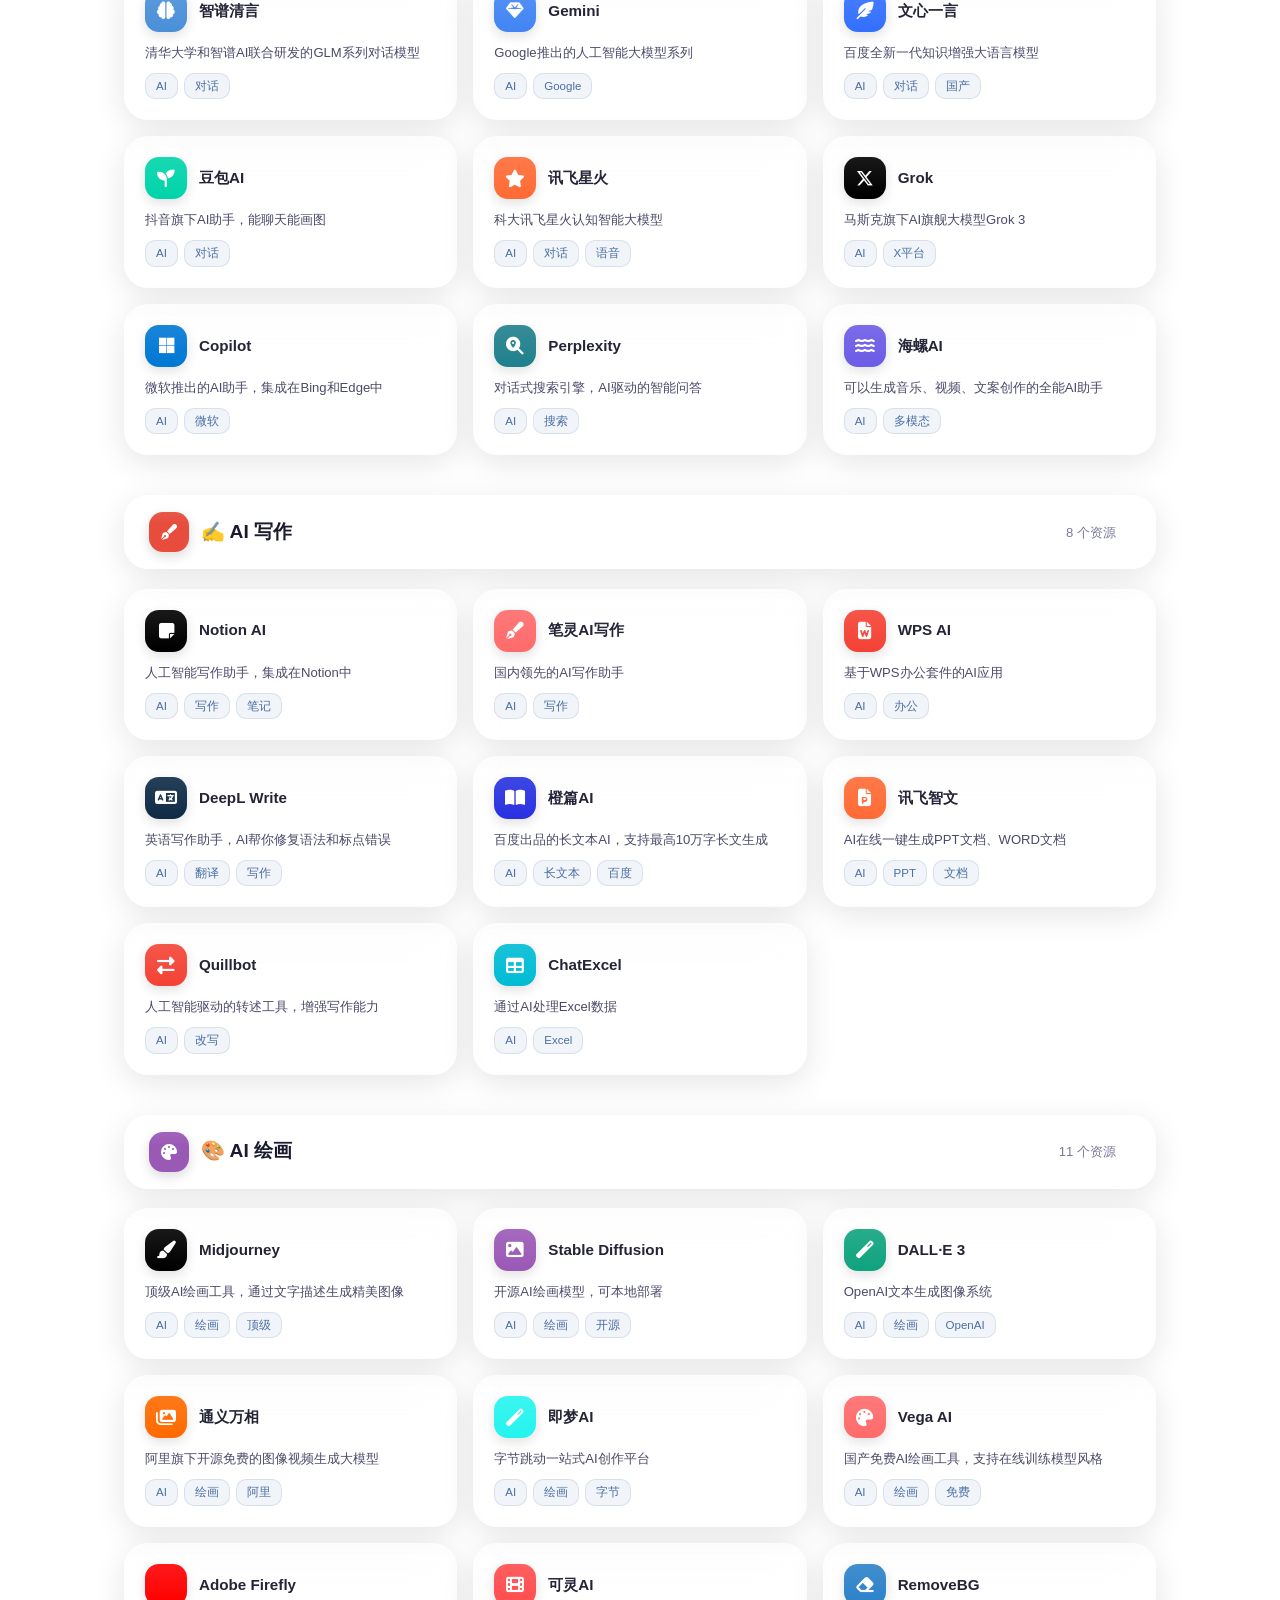
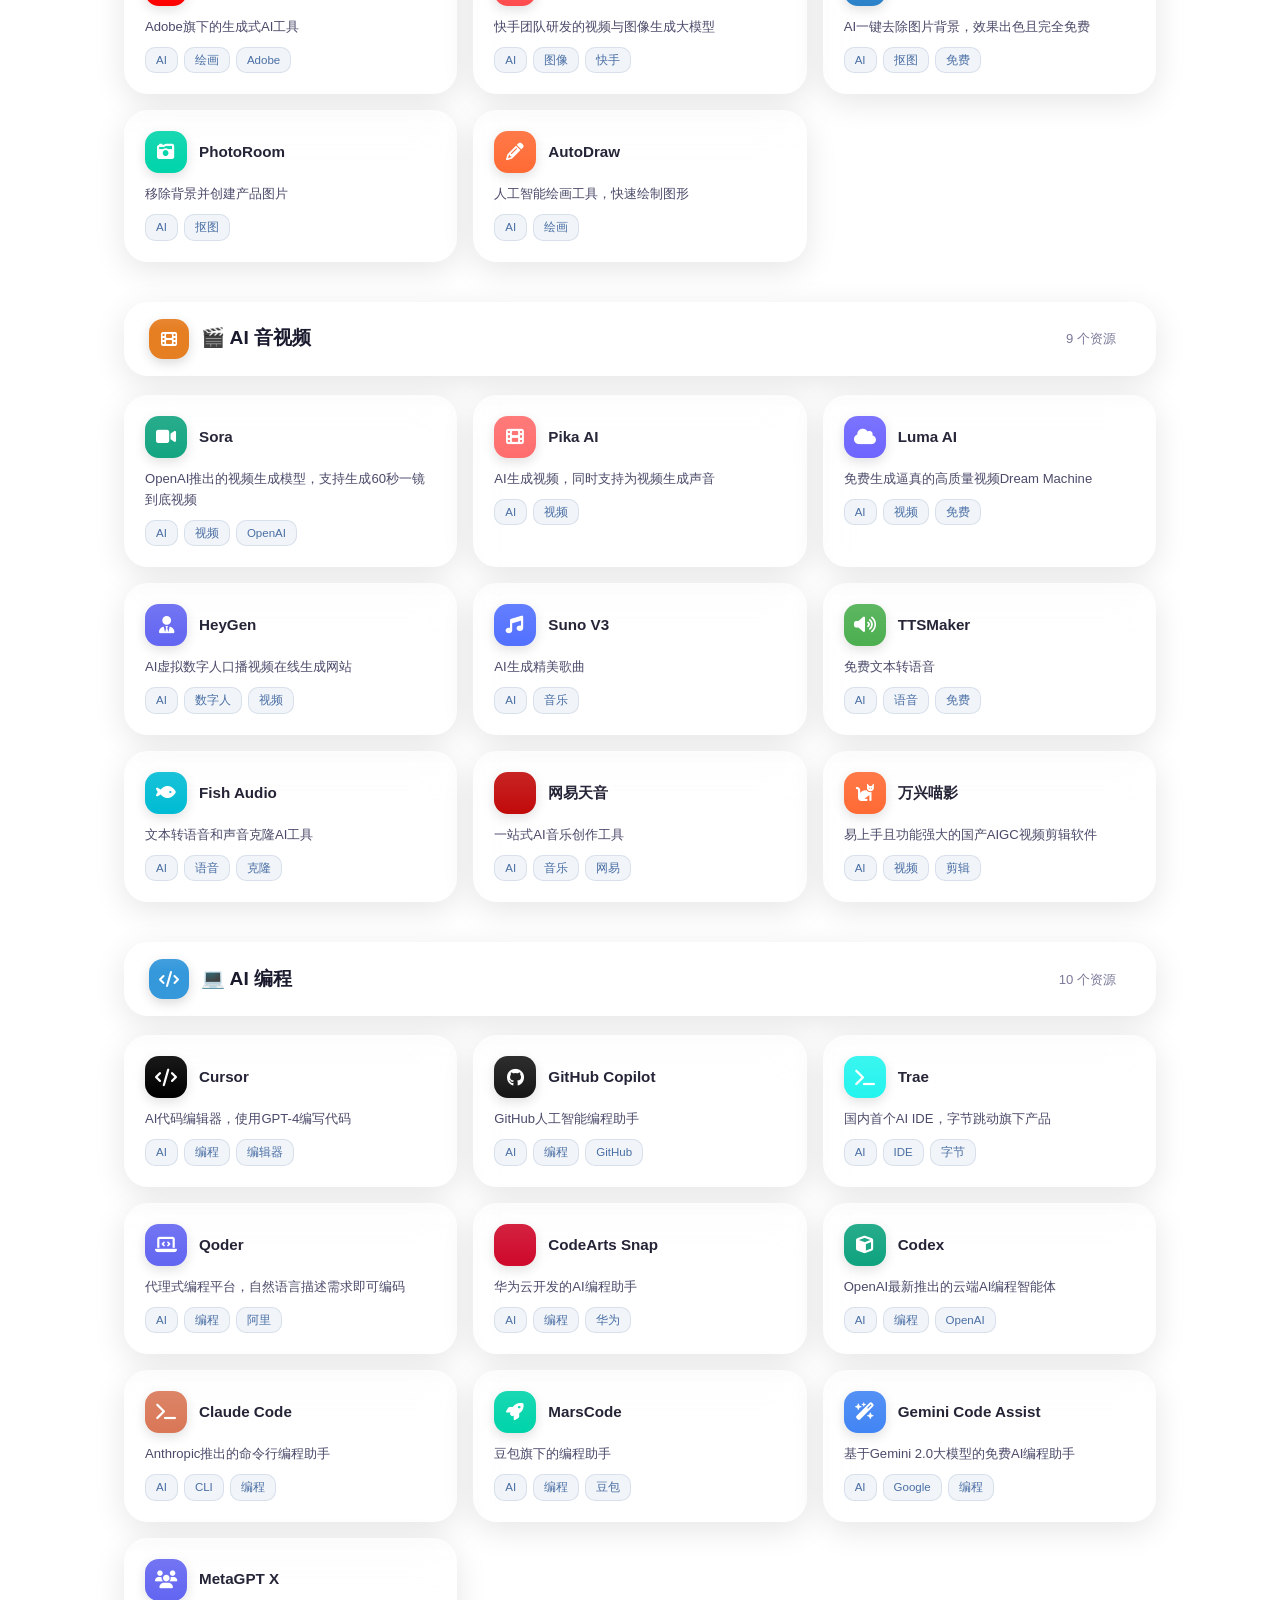
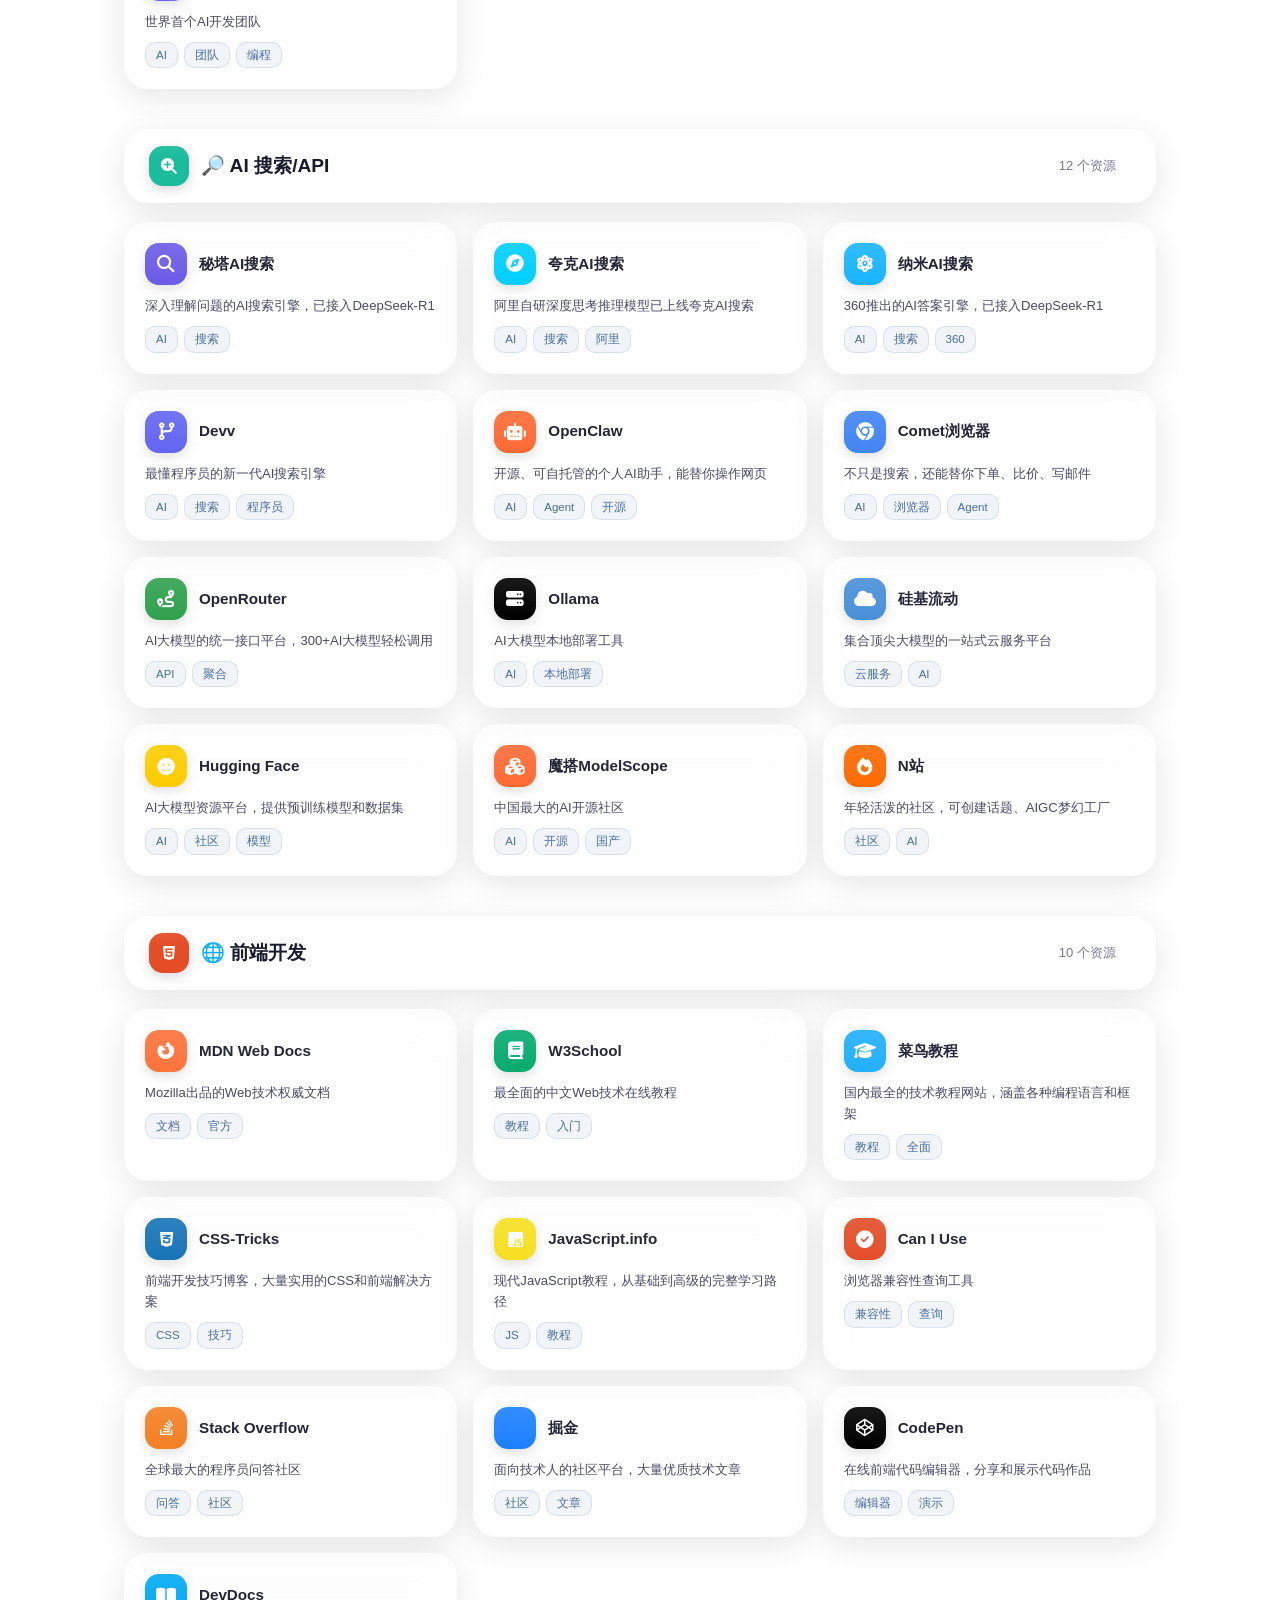
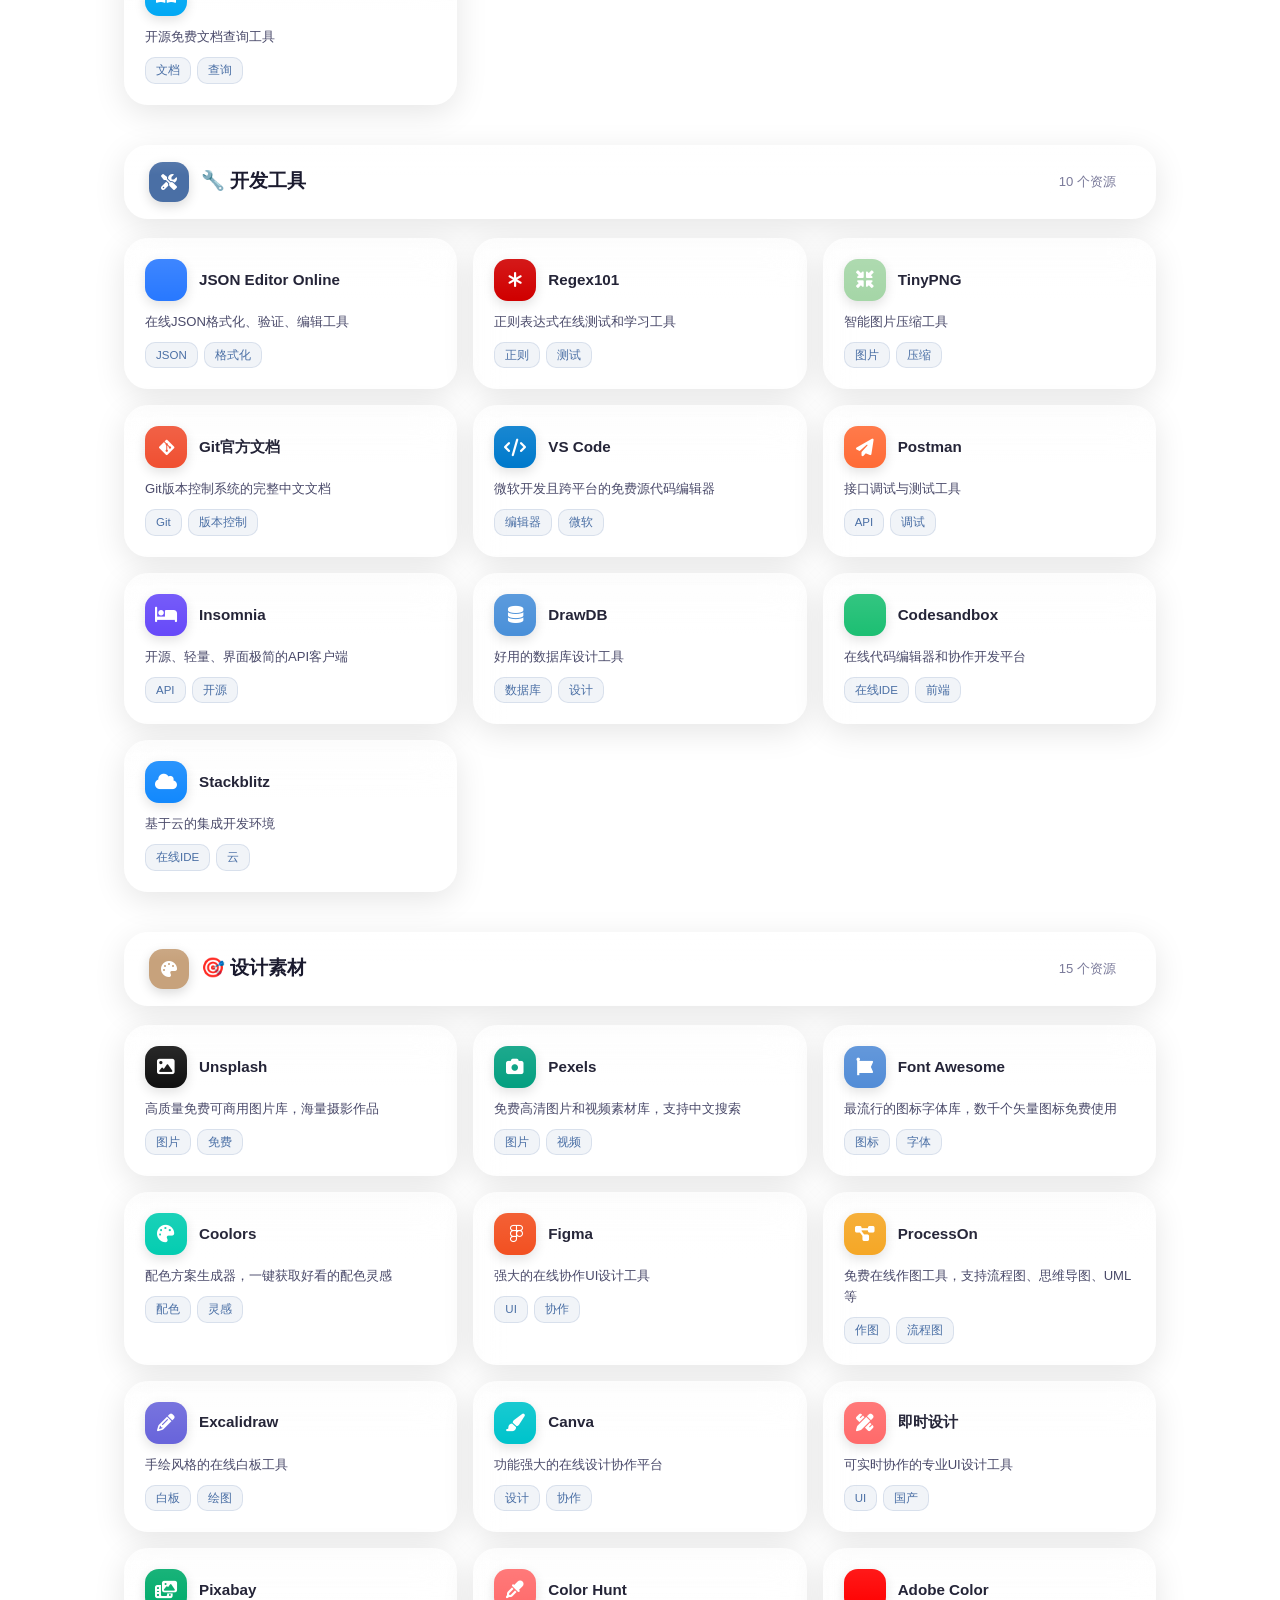
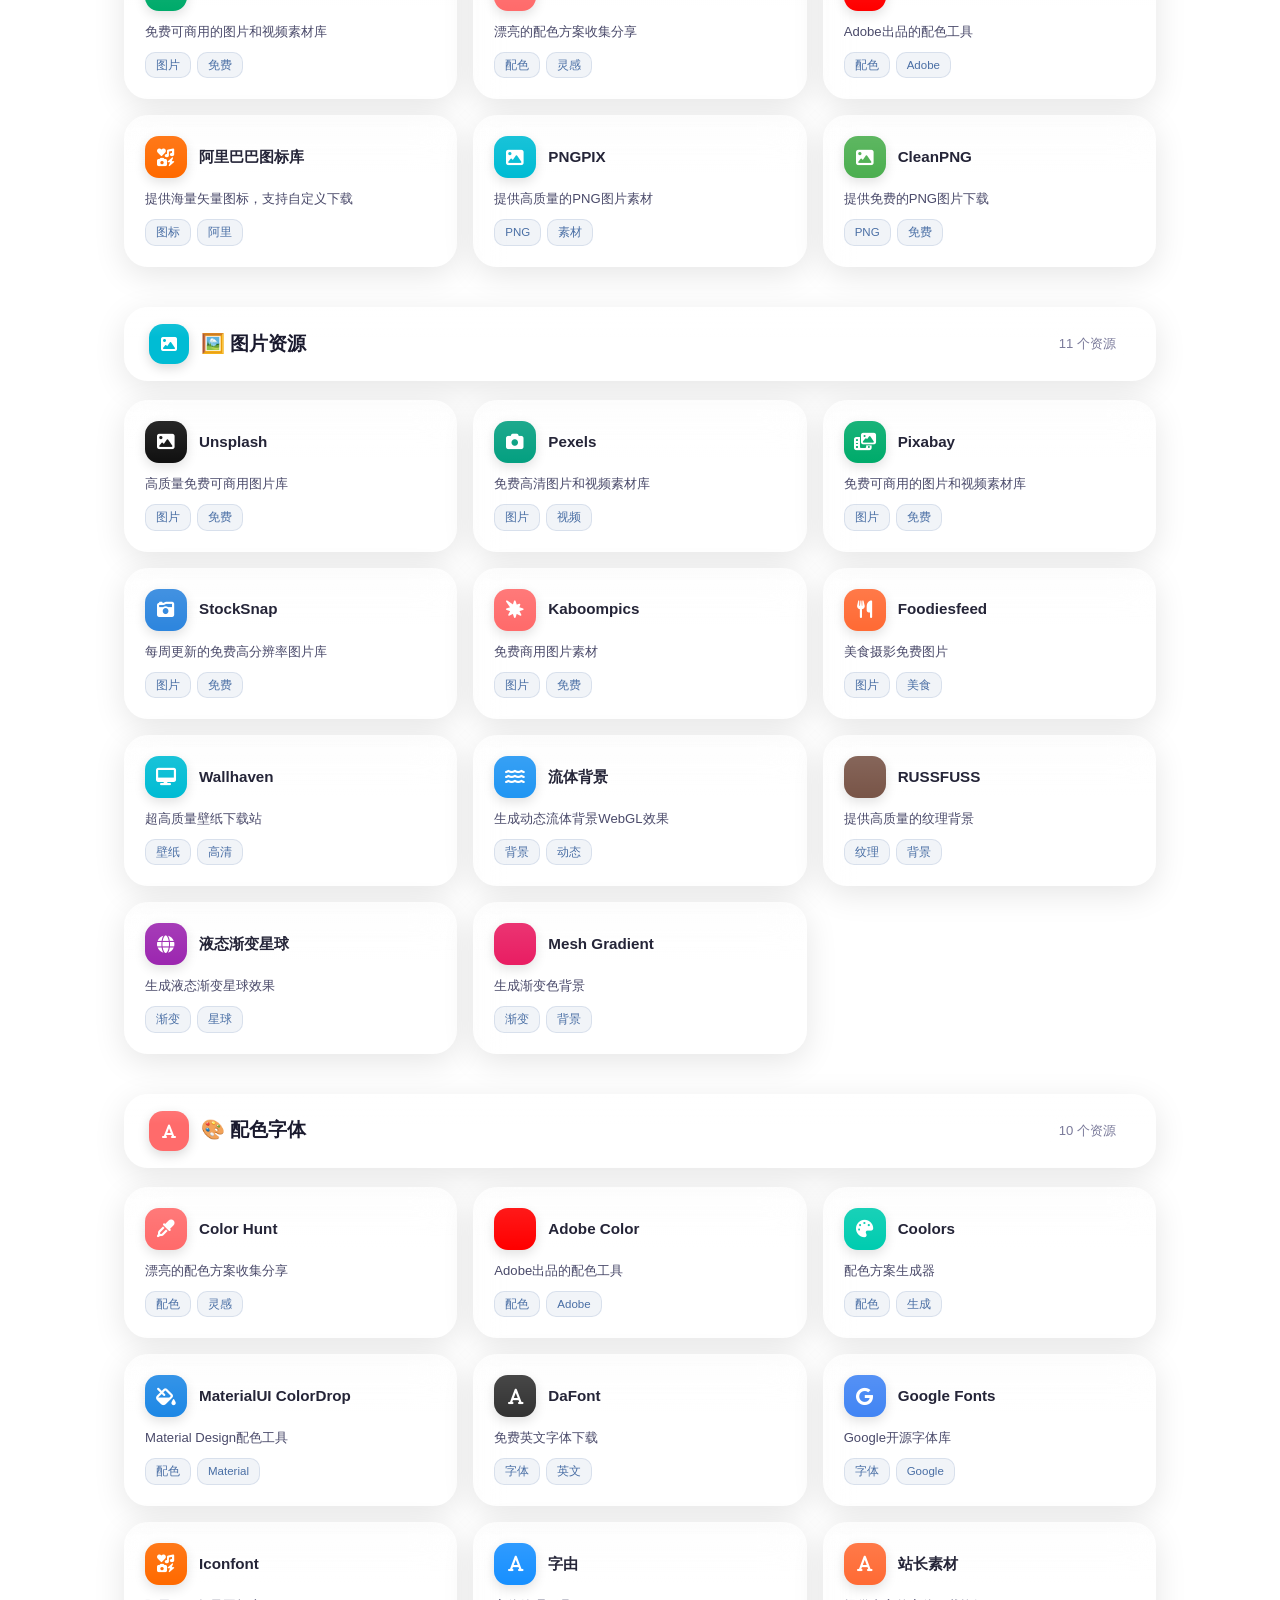
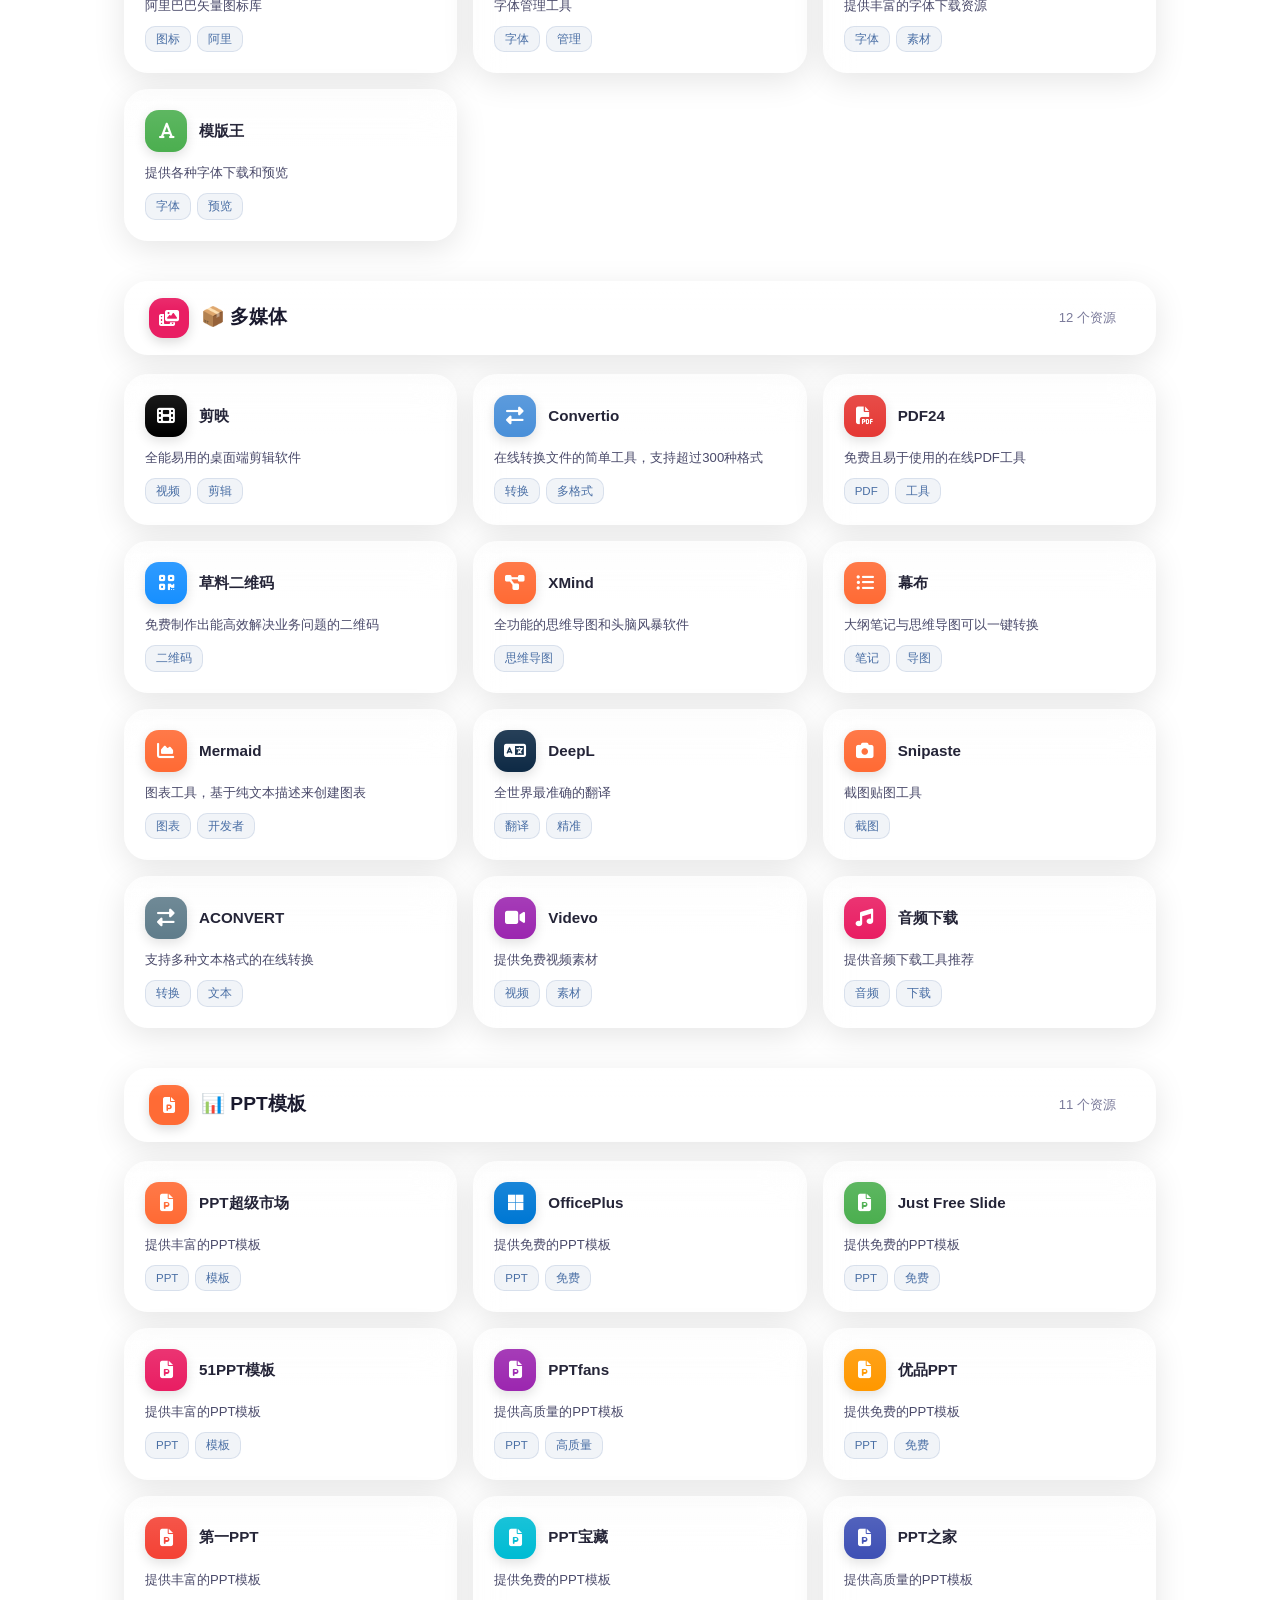
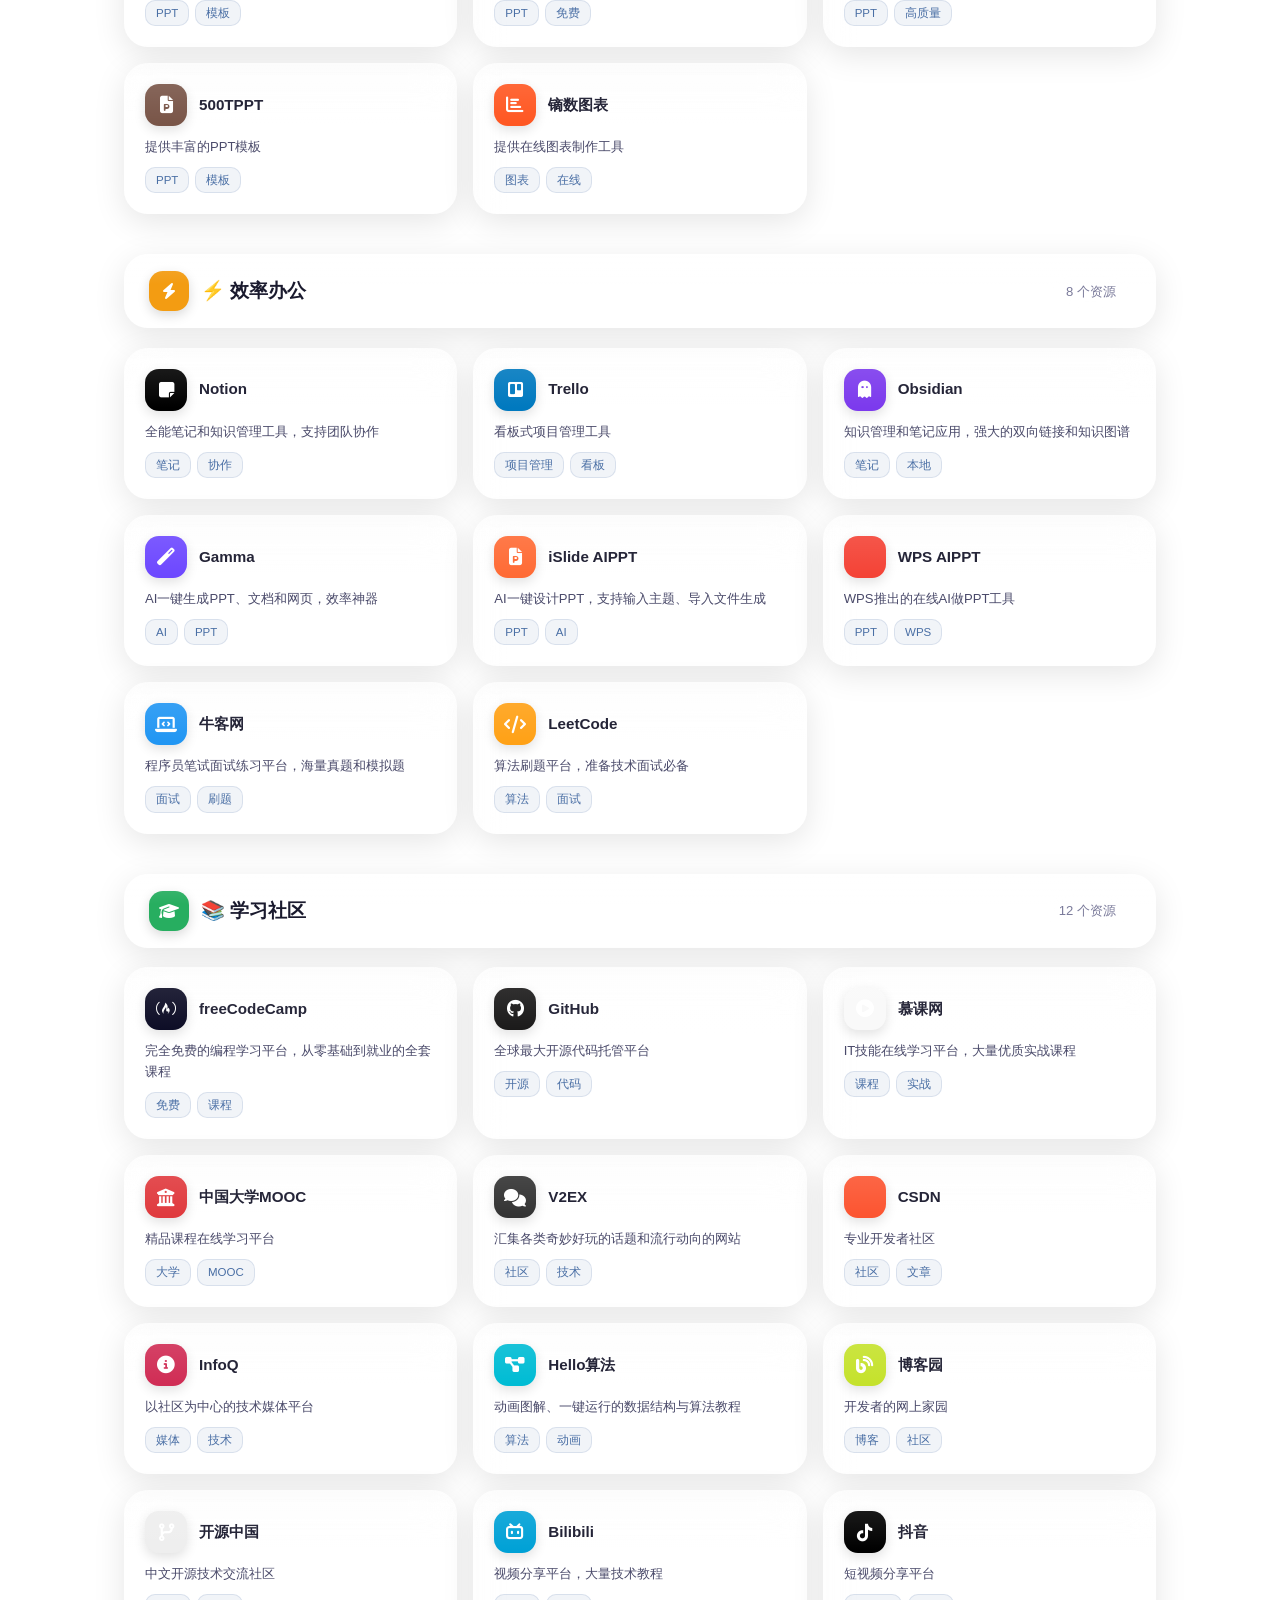
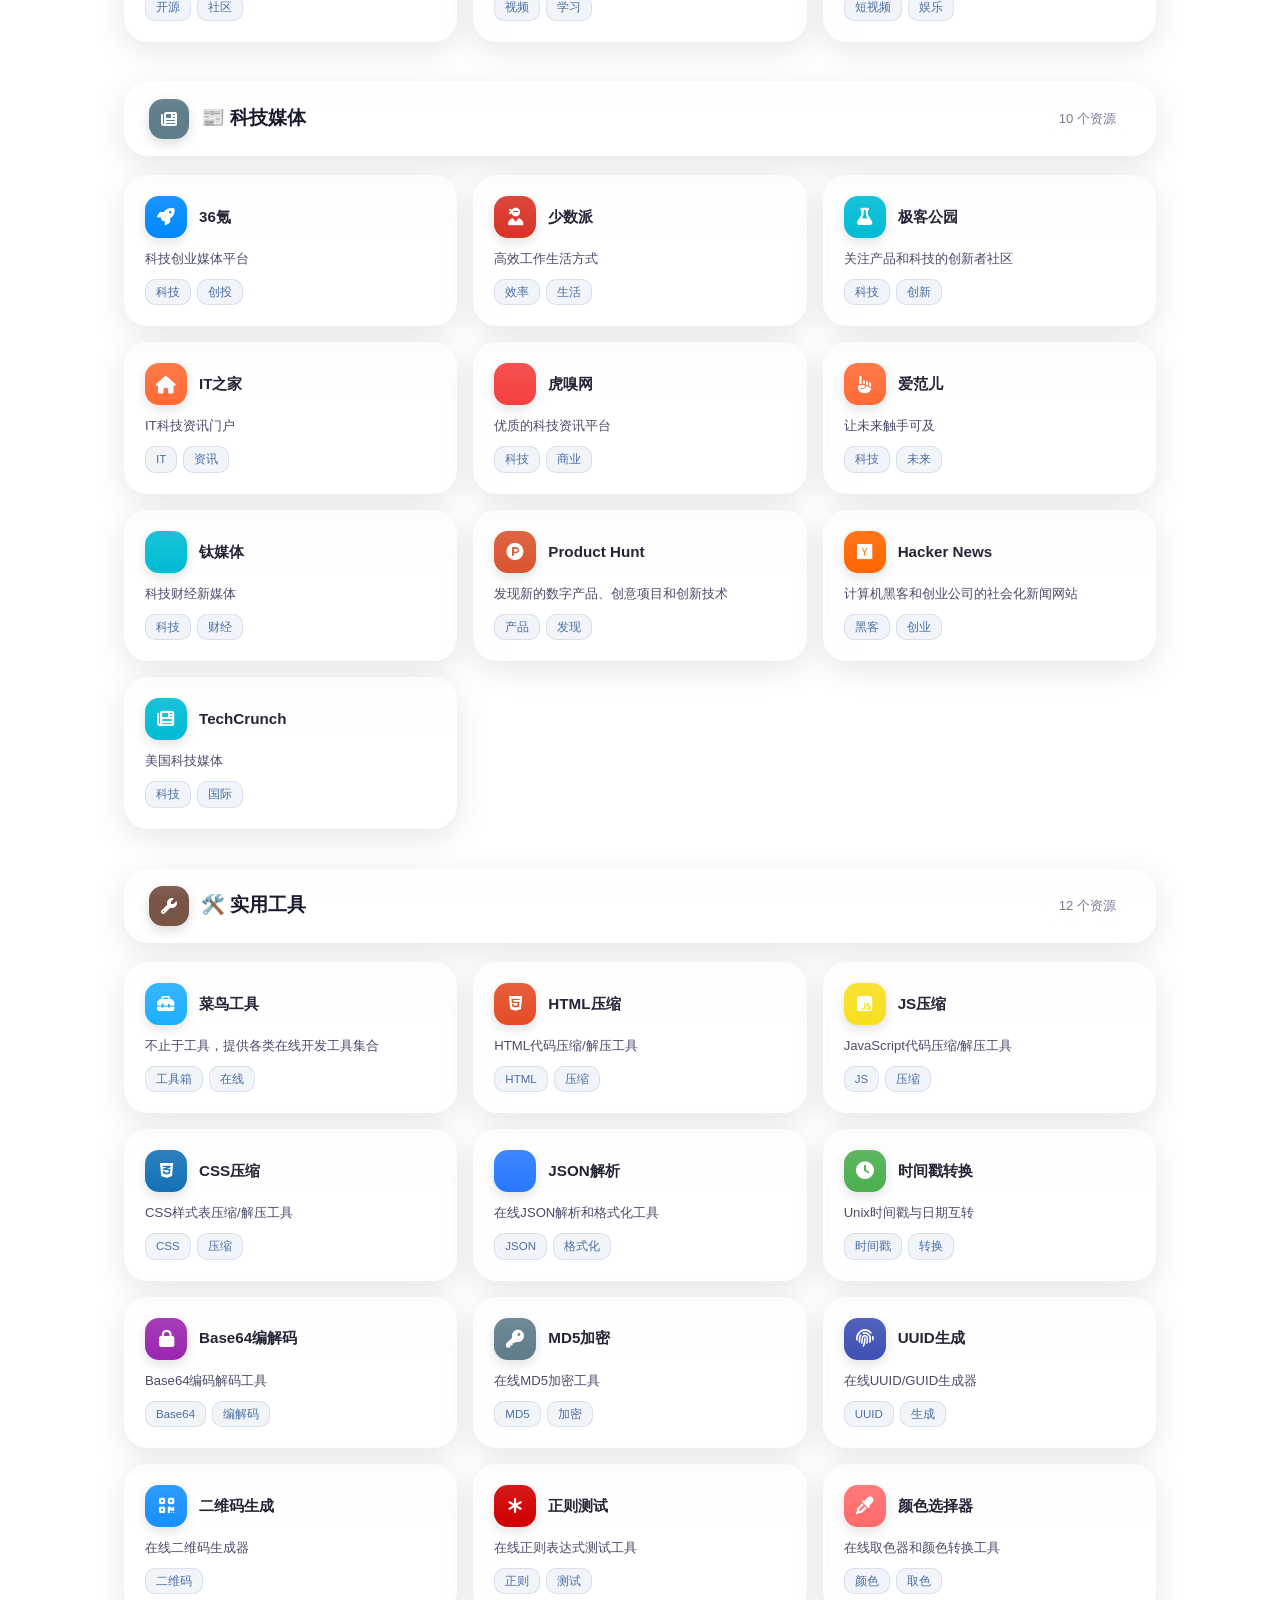
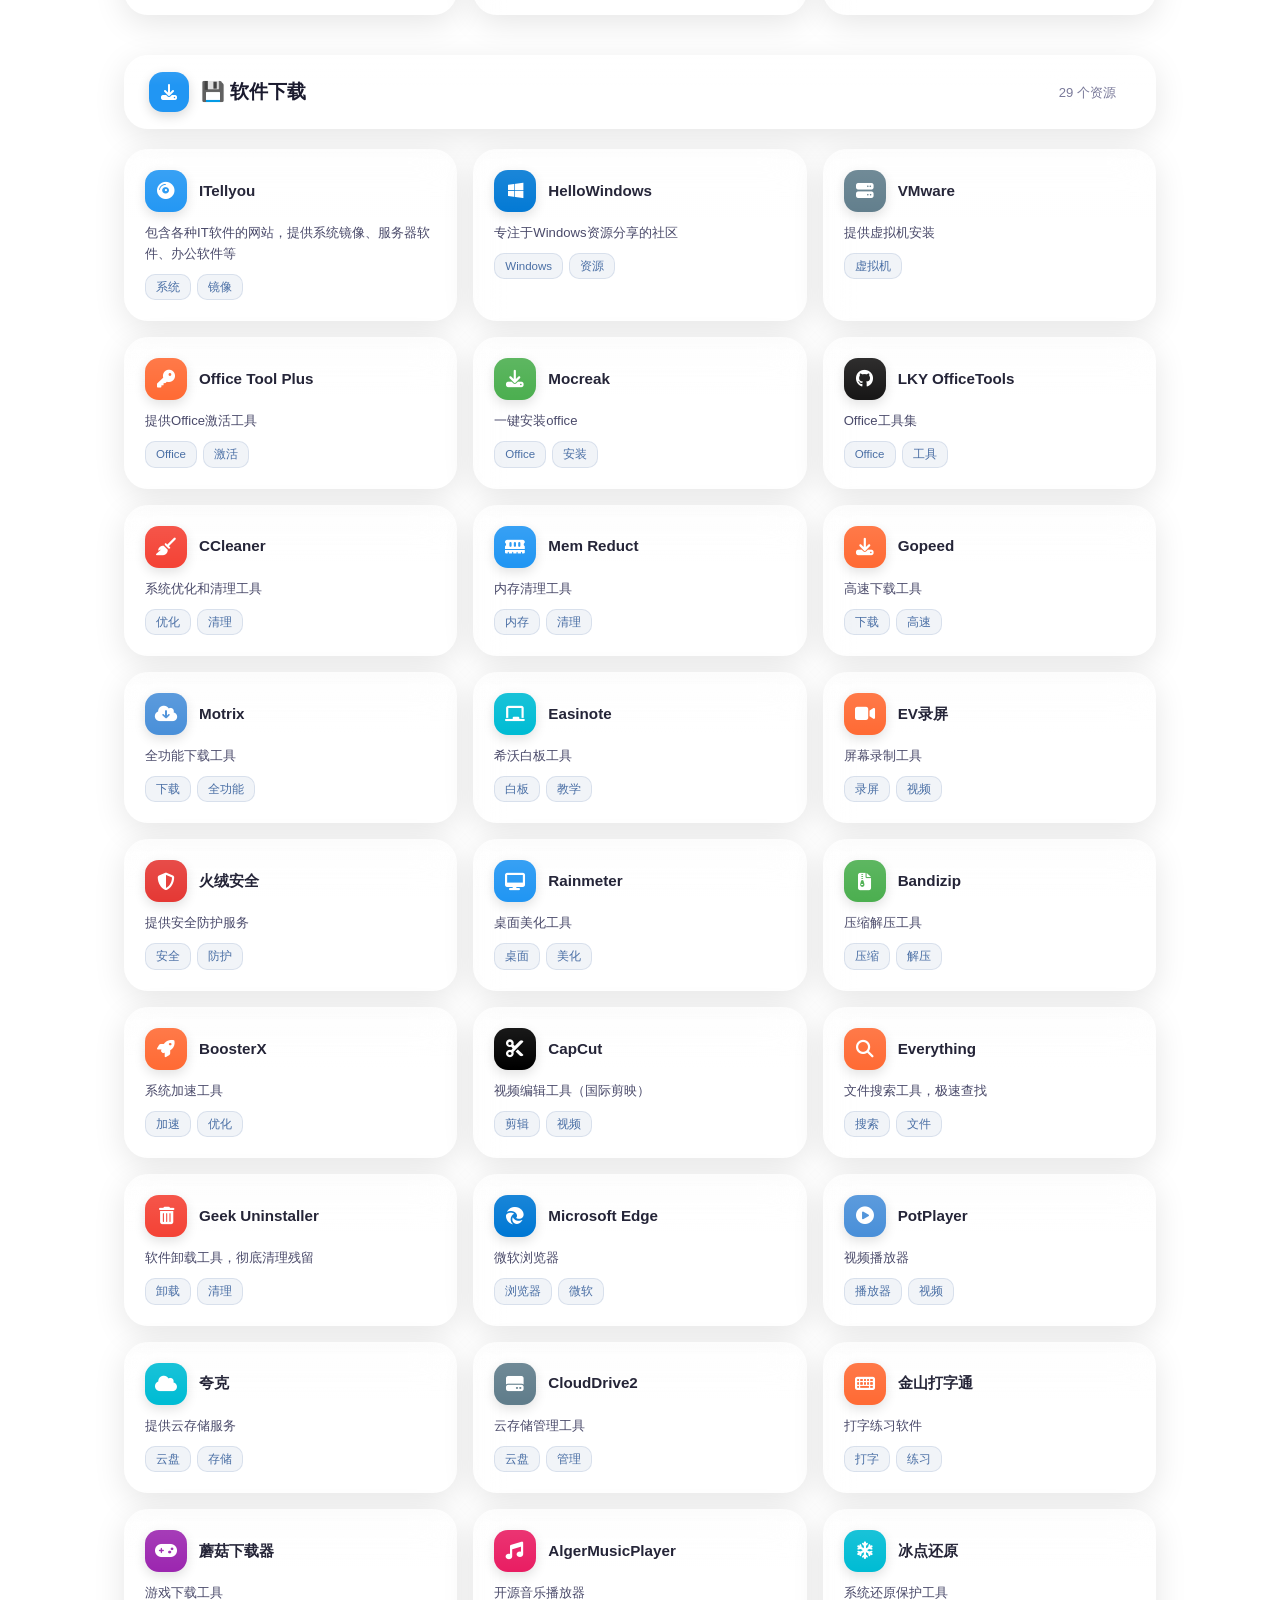
<file: 友情链接.html>
<!DOCTYPE html>
<html lang="zh-CN">
<head>
    <meta charset="UTF-8">
    <link rel="icon" href="图标/logo.png">
    <meta name="viewport" content="width=device-width, initial-scale=1.0">
    <title>资源导航 · Liquid Glass</title>
    <meta name="description" content="精选资源导航站，整合AI工具、前端开发、设计素材、效率工具、软件下载等优质链接，采用iOS 26液态玻璃设计风格">
    <link rel="stylesheet" href="https://cdnjs.cloudflare.com/ajax/libs/font-awesome/6.4.0/css/all.min.css">
    <style>
        :root {
            --glass-bg: rgba(255, 255, 255, 0.12);
            --glass-bg-hover: rgba(255, 255, 255, 0.22);
            --glass-border: rgba(255, 255, 255, 0.25);
            --glass-border-hover: rgba(255, 255, 255, 0.45);
            --glass-shadow: 0 8px 32px rgba(0, 0, 0, 0.1), inset 0 1px 0 rgba(255,255,255,0.2);
            --glass-shadow-hover: 0 12px 40px rgba(0, 0, 0, 0.15), inset 0 1px 0 rgba(255,255,255,0.3);
            --primary: #4a6fa5;
            --accent: #c7a27c;
            --text-primary: #1a1a2e;
            --text-secondary: #4a4a6a;
            --text-muted: #7a7a9a;
            --bg-gradient-start: #e8e4f3;
            --bg-gradient-mid: #d4e1f5;
            --bg-gradient-end: #f0e6f0;
            --transition: all 0.4s cubic-bezier(0.23, 1, 0.32, 1);
        }
        @media (prefers-color-scheme: dark) {
            :root {
                --glass-bg: rgba(30, 30, 50, 0.35);
                --glass-bg-hover: rgba(40, 40, 65, 0.5);
                --glass-border: rgba(255, 255, 255, 0.12);
                --glass-border-hover: rgba(255, 255, 255, 0.25);
                --glass-shadow: 0 8px 32px rgba(0, 0, 0, 0.3), inset 0 1px 0 rgba(255,255,255,0.1);
                --glass-shadow-hover: 0 12px 40px rgba(0, 0, 0, 0.4), inset 0 1px 0 rgba(255,255,255,0.15);
                --text-primary: #f0f0f5;
                --text-secondary: #b0b0c5;
                --text-muted: #8080a0;
                --bg-gradient-start: #0f0f1a;
                --bg-gradient-mid: #1a1a2e;
                --bg-gradient-end: #151525;
            }
        }
        * { margin: 0; padding: 0; box-sizing: border-box; }
        html { scroll-behavior: smooth; }
        body {
            font-family: -apple-system, BlinkMacSystemFont, 'SF Pro Display', 'Segoe UI', Roboto, sans-serif;
            background: linear-gradient(135deg, var(--bg-gradient-start), var(--bg-gradient-mid), var(--bg-gradient-end));
            background-attachment: fixed;
            color: var(--text-primary);
            line-height: 1.6;
            min-height: 100vh;
            overflow-x: hidden;
            -webkit-font-smoothing: antialiased;
        }
        .ambient-light {
            position: fixed; top: 0; left: 0; width: 100%; height: 100%;
            pointer-events: none; z-index: 0; overflow: hidden;
        }
        .ambient-light .orb {
            position: absolute; border-radius: 50%; filter: blur(80px); opacity: 0.4;
            animation: orbFloat 20s infinite ease-in-out;
        }
        .orb-1 { width: 500px; height: 500px; background: radial-gradient(circle, rgba(74,111,165,0.3), transparent 70%); top: -10%; right: -5%; animation-delay: 0s; }
        .orb-2 { width: 400px; height: 400px; background: radial-gradient(circle, rgba(199,162,124,0.25), transparent 70%); bottom: -10%; left: -5%; animation-delay: -7s; }
        .orb-3 { width: 350px; height: 350px; background: radial-gradient(circle, rgba(138,155,110,0.2), transparent 70%); top: 40%; left: 30%; animation-delay: -14s; }
        @keyframes orbFloat {
            0%, 100% { transform: translate(0, 0) scale(1); }
            33% { transform: translate(30px, -30px) scale(1.1); }
            66% { transform: translate(-20px, 20px) scale(0.95); }
        }
        .liquid-glass {
            background: var(--glass-bg);
            backdrop-filter: blur(20px) saturate(180%);
            -webkit-backdrop-filter: blur(20px) saturate(180%);
            border: 1px solid var(--glass-border);
            border-radius: 24px;
            box-shadow: var(--glass-shadow);
            transition: var(--transition);
            position: relative;
            overflow: hidden;
        }
        .liquid-glass::before {
            content: ''; position: absolute; top: 0; left: 0; right: 0; height: 40%;
            background: linear-gradient(180deg, rgba(255,255,255,0.15) 0%, transparent 100%);
            border-radius: 24px 24px 0 0; pointer-events: none;
        }
        .liquid-glass:hover {
            background: var(--glass-bg-hover);
            border-color: var(--glass-border-hover);
            box-shadow: var(--glass-shadow-hover);
            transform: translateY(-2px);
        }
        .top-nav {
            position: sticky; top: 12px; z-index: 1000; margin: 12px auto;
            max-width: 1160px; padding: 12px 24px;
            display: flex; align-items: center; gap: 16px; flex-wrap: wrap;
        }
        .nav-logo {
            font-size: 1.3rem; font-weight: 700; color: var(--text-primary);
            white-space: nowrap; display: flex; align-items: center; gap: 10px; text-decoration: none;
        }
        .nav-logo .logo-icon {
            width: 36px; height: 36px; border-radius: 12px;
            background: linear-gradient(135deg, var(--accent), var(--primary));
            display: flex; align-items: center; justify-content: center;
            color: white; font-size: 1.1rem;
            box-shadow: 0 4px 12px rgba(74,111,165,0.3);
        }
        .search-box { flex: 1; min-width: 220px; max-width: 480px; position: relative; }
        .search-input {
            width: 100%; padding: 12px 18px 12px 48px;
            border: 1px solid var(--glass-border); border-radius: 20px;
            font-size: 0.95rem; color: var(--text-primary); outline: none;
            background: var(--glass-bg); backdrop-filter: blur(20px);
            -webkit-backdrop-filter: blur(20px); transition: var(--transition);
        }
        .search-input:focus {
            background: var(--glass-bg-hover); border-color: var(--glass-border-hover);
            box-shadow: 0 0 0 4px rgba(74,111,165,0.1);
        }
        .search-input::placeholder { color: var(--text-muted); }
        .search-icon {
            position: absolute; left: 18px; top: 50%; transform: translateY(-50%);
            color: var(--text-muted); font-size: 0.9rem;
        }
        .nav-back {
            padding: 10px 20px; border: 1px solid var(--glass-border); border-radius: 20px;
            text-decoration: none; color: var(--text-secondary); font-size: 0.85rem;
            background: var(--glass-bg); backdrop-filter: blur(20px); transition: var(--transition); white-space: nowrap;
        }
        .nav-back:hover {
            background: var(--glass-bg-hover); border-color: var(--glass-border-hover); color: var(--primary);
        }
        .stats-bar {
            text-align: center; padding: 1.2rem 5%; color: var(--text-muted); font-size: 0.9rem;
            margin: 1rem auto 0; max-width: 1160px;
        }
        .stats-bar strong { color: var(--accent); font-size: 1.3rem; margin: 0 4px; }
        .category-bar {
            max-width: 1160px; margin: 1rem auto 0; padding: 16px 20px;
            display: flex; gap: 10px; flex-wrap: wrap; justify-content: center;
        }
        .cat-tab {
            padding: 10px 20px; border: 1px solid var(--glass-border); border-radius: 20px;
            background: var(--glass-bg); backdrop-filter: blur(20px);
            color: var(--text-secondary); font-size: 0.85rem; font-weight: 500;
            cursor: pointer; transition: var(--transition); user-select: none; white-space: nowrap;
        }
        .cat-tab:hover {
            background: var(--glass-bg-hover); border-color: var(--glass-border-hover); transform: translateY(-1px);
        }
        .cat-tab.active {
            background: linear-gradient(135deg, rgba(199,162,124,0.8), rgba(74,111,165,0.8));
            color: white; border-color: transparent;
            box-shadow: 0 4px 16px rgba(74,111,165,0.25);
        }
        .cat-tab .count { margin-left: 6px; opacity: 0.7; font-size: 0.75rem; font-weight: 400; }
        .main-container { max-width: 1160px; margin: 1.5rem auto; padding: 0 5% 100px; position: relative; z-index: 1; }
        .category-section { margin-bottom: 2.5rem; }
        .section-header {
            display: flex; align-items: center; gap: 12px; margin-bottom: 1.2rem; padding: 16px 24px;
        }
        .section-icon {
            width: 40px; height: 40px; border-radius: 14px;
            display: flex; align-items: center; justify-content: center;
            font-size: 1rem; color: white; flex-shrink: 0;
            box-shadow: 0 4px 12px rgba(0,0,0,0.15);
        }
        .section-title { font-size: 1.2rem; font-weight: 700; color: var(--text-primary); }
        .section-count {
            margin-left: auto; font-size: 0.82rem; color: var(--text-muted);
            padding: 6px 14px; border-radius: 20px;
            background: var(--glass-bg); backdrop-filter: blur(20px); border: 1px solid var(--glass-border);
        }
        .links-grid { display: grid; grid-template-columns: repeat(auto-fill, minmax(280px, 1fr)); gap: 16px; }
        .link-card {
            display: block; text-decoration: none; color: inherit;
            padding: 20px; composes: liquid-glass;
        }
        .link-card::after {
            content: ''; position: absolute; bottom: 0; left: 20%; right: 20%; height: 2px;
            background: linear-gradient(90deg, transparent, var(--accent), transparent);
            transform: scaleX(0); transition: transform 0.4s ease;
        }
        .link-card:hover::after { transform: scaleX(1); }
        .link-card:hover { transform: translateY(-4px); }
        .card-top { display: flex; align-items: center; gap: 12px; margin-bottom: 10px; }
        .card-icon {
            width: 42px; height: 42px; border-radius: 14px;
            display: flex; align-items: center; justify-content: center;
            font-size: 1.1rem; color: white; flex-shrink: 0;
            box-shadow: 0 4px 12px rgba(0,0,0,0.12);
        }
        .card-title { font-size: 0.95rem; font-weight: 600; color: var(--text-primary); }
        .card-desc {
            font-size: 0.82rem; color: var(--text-secondary); line-height: 1.6;
            display: -webkit-box; -webkit-line-clamp: 2; -webkit-box-orient: vertical;
            overflow: hidden; margin-bottom: 10px;
        }
        .card-tags { display: flex; gap: 6px; flex-wrap: wrap; }
        .card-tag {
            font-size: 0.72rem; padding: 3px 10px; border-radius: 10px;
            background: rgba(74,111,165,0.08); color: var(--primary); font-weight: 500;
            border: 1px solid rgba(74,111,165,0.15);
        }
        .no-results { text-align: center; padding: 80px 20px; color: var(--text-muted); }
        .no-results i { font-size: 3.5rem; margin-bottom: 1.2rem; display: block; opacity: 0.3; }
        .no-results p { font-size: 1.05rem; }
        .back-to-top {
            position: fixed; bottom: 30px; right: 30px; width: 50px; height: 50px;
            border: 1px solid var(--glass-border); border-radius: 50%;
            background: var(--glass-bg); backdrop-filter: blur(20px);
            color: var(--accent); font-size: 1.1rem; cursor: pointer;
            box-shadow: var(--glass-shadow); opacity: 0; visibility: hidden;
            transform: translateY(20px); transition: var(--transition); z-index: 99;
            display: flex; align-items: center; justify-content: center;
        }
        .back-to-top.visible { opacity: 1; visibility: visible; transform: translateY(0); }
        .back-to-top:hover {
            background: var(--glass-bg-hover); border-color: var(--glass-border-hover);
            transform: translateY(-4px); box-shadow: var(--glass-shadow-hover);
        }
        .page-footer {
            text-align: center; padding: 2.5rem 5%; color: var(--text-muted);
            font-size: 0.85rem; position: relative; z-index: 1;
        }
        .page-footer a { color: var(--accent); text-decoration: none; }
        @media (max-width: 768px) {
            .top-nav { margin: 8px; padding: 10px 16px; }
            .nav-logo { font-size: 1.1rem; }
            .search-input { min-width: 140px; }
            .links-grid { grid-template-columns: 1fr; gap: 12px; }
            .link-card { padding: 16px; }
            .category-bar { padding: 12px 16px; }
            .cat-tab { padding: 8px 14px; font-size: 0.8rem; }
            .main-container { padding: 0 4% 80px; }
        }
        .loading-overlay {
            position: fixed; top: 0; left: 0; width: 100%; height: 100%;
            background: linear-gradient(135deg, var(--bg-gradient-start), var(--bg-gradient-mid));
            display: flex; justify-content: center; align-items: center; z-index: 10000;
            transition: opacity 0.8s ease;
        }
        .loader-glass {
            width: 80px; height: 80px; border-radius: 24px;
            background: var(--glass-bg); backdrop-filter: blur(20px);
            border: 1px solid var(--glass-border);
            display: flex; align-items: center; justify-content: center;
            box-shadow: var(--glass-shadow);
            animation: loaderPulse 2s infinite ease-in-out;
        }
        .loader-glass i { font-size: 2rem; color: var(--accent); animation: spin 1.5s linear infinite; }
        @keyframes loaderPulse { 0%, 100% { transform: scale(1); } 50% { transform: scale(1.05); } }
        @keyframes spin { to { transform: rotate(360deg); } }
    </style>
</head>
<body>
<div class="ambient-light">
    <div class="orb orb-1"></div>
    <div class="orb orb-2"></div>
    <div class="orb orb-3"></div>
</div>
<div class="loading-overlay" id="loadingOverlay">
    <div class="loader-glass"><i class="fas fa-infinity"></i></div>
</div>
<nav class="top-nav liquid-glass">
    <a href="#" class="nav-logo">
        <div class="logo-icon"><i class="fas fa-infinity"></i></div>
        <span>LiquidNav</span>
    </a>
    <div class="search-box">
        <i class="fas fa-search search-icon"></i>
        <input type="text" class="search-input" id="searchInput" placeholder="搜索资源名称、描述或标签..." oninput="filterLinks()">
    </div>
    <a href="index.html" class="nav-back"><i class="fas fa-arrow-left"></i> 返回</a>
</nav>
<div class="stats-bar">共收录 <strong id="totalCount">0</strong> 个优质资源 · 持续更新中</div>
<div class="category-bar liquid-glass" id="categoryBar"></div>
<main class="main-container" id="mainContainer"></main>
<footer class="page-footer">
    <p>LiquidNav · 资源导航 | 整合自：图钉AI导航 & 菜鸟工具 & 精选收录</p>
    <p style="margin-top:6px;">数据来源：<a href="https://www.tudingai.com/" target="_blank">图钉AI导航</a> · <a href="https://www.jyshare.com/" target="_blank">菜鸟工具</a></p>
</footer>
<button class="back-to-top" id="backToTop" onclick="window.scrollTo({top:0,behavior:'smooth'})"><i class="fas fa-chevron-up"></i></button>
<script>
const RESOURCES = [
    {name:'百度',desc:'全球最大的中文搜索引擎',url:'https://www.baidu.com',icon:'fas fa-search',color:'#2932E1',tags:['搜索','中文'],category:'search'},
    {name:'谷歌',desc:'全球最流行的搜索引擎',url:'https://www.google.com',icon:'fab fa-google',color:'#4285F4',tags:['搜索','全球'],category:'search'},
    {name:'必应',desc:'微软推出的搜索引擎',url:'https://www.bing.com',icon:'fab fa-microsoft',color:'#0078D4',tags:['搜索','微软'],category:'search'},
    {name:'搜狗',desc:'中文搜索引擎之一',url:'https://www.sogou.com',icon:'fas fa-paw',color:'#FF6A00',tags:['搜索','中文'],category:'search'},
    {name:'360搜索',desc:'奇虎360推出的搜索引擎',url:'https://www.so.com',icon:'fas fa-shield-alt',color:'#19B5FE',tags:['搜索','安全'],category:'search'},
    {name:'DuckDuckGo',desc:'注重隐私的搜索引擎，不追踪用户',url:'https://duckduckgo.com',icon:'fas fa-duck',color:'#DE5833',tags:['搜索','隐私'],category:'search'},
    {name:'图钉AI导航',desc:'精选真正实用的AI工具，分享AI编程、内容创作、图像视频等教程',url:'https://www.tudingai.com/',icon:'fas fa-thumbtack',color:'#FF6B35',tags:['AI','导航','精选'],category:'featured'},
    {name:'菜鸟工具',desc:'不止于工具，提供各类在线开发工具集合',url:'https://www.jyshare.com/',icon:'fas fa-toolbox',color:'#1FAFFF',tags:['工具箱','在线'],category:'featured'},
    {name:'ChatGPT',desc:'OpenAI推出的AI对话助手',url:'https://chat.openai.com/',icon:'fas fa-robot',color:'#10A37F',tags:['AI','对话'],category:'ai-chat'},
    {name:'Claude',desc:'Anthropic新一代AI助手，长文本处理能力强',url:'https://claude.ai/',icon:'fas fa-comment-dots',color:'#D97757',tags:['AI','对话'],category:'ai-chat'},
    {name:'DeepSeek',desc:'国产高性能AI助手，速度快、效果好、成本低',url:'https://chat.deepseek.com/',icon:'fas fa-bolt',color:'#4D6BFE',tags:['AI','对话','国产'],category:'ai-chat'},
    {name:'通义千问',desc:'阿里推出的AI大模型对话工具',url:'https://tongyi.aliyun.com/',icon:'fas fa-comments',color:'#FF6A00',tags:['AI','对话','国产'],category:'ai-chat'},
    {name:'Kimi',desc:'月之暗面出品的长文本AI助手',url:'https://kimi.moonshot.cn/',icon:'fas fa-moon',color:'#6948F4',tags:['AI','长文本'],category:'ai-chat'},
    {name:'腾讯元宝',desc:'双模型架构集成混元T1与DeepSeek-R1',url:'https://yuanbao.tencent.com/',icon:'fab fa-weixin',color:'#12B7F5',tags:['AI','对话'],category:'ai-chat'},
    {name:'智谱清言',desc:'清华大学和智谱AI联合研发的GLM系列对话模型',url:'https://chatglm.cn/',icon:'fas fa-brain',color:'#4A90D9',tags:['AI','对话'],category:'ai-chat'},
    {name:'Gemini',desc:'Google推出的人工智能大模型系列',url:'https://gemini.google.com/',icon:'fas fa-gem',color:'#4285F4',tags:['AI','Google'],category:'ai-chat'},
    {name:'文心一言',desc:'百度全新一代知识增强大语言模型',url:'https://yiyan.baidu.com/',icon:'fas fa-feather-alt',color:'#3370FF',tags:['AI','对话','国产'],category:'ai-chat'},
    {name:'豆包AI',desc:'抖音旗下AI助手，能聊天能画图',url:'https://www.doubao.com/',icon:'fas fa-seedling',color:'#00D4AA',tags:['AI','对话'],category:'ai-chat'},
    {name:'讯飞星火',desc:'科大讯飞星火认知智能大模型',url:'https://xinghuo.xfyun.cn/',icon:'fas fa-star',color:'#FF6B35',tags:['AI','对话','语音'],category:'ai-chat'},
    {name:'Grok',desc:'马斯克旗下AI旗舰大模型Grok 3',url:'https://grok.com/',icon:'fab fa-x-twitter',color:'#000000',tags:['AI','X平台'],category:'ai-chat'},
    {name:'Copilot',desc:'微软推出的AI助手，集成在Bing和Edge中',url:'https://copilot.microsoft.com/',icon:'fab fa-microsoft',color:'#0078D4',tags:['AI','微软'],category:'ai-chat'},
    {name:'Perplexity',desc:'对话式搜索引擎，AI驱动的智能问答',url:'https://www.perplexity.ai/',icon:'fas fa-search-location',color:'#20808D',tags:['AI','搜索'],category:'ai-chat'},
    {name:'海螺AI',desc:'可以生成音乐、视频、文案创作的全能AI助手',url:'https://hailuoai.com/',icon:'fas fa-water',color:'#6C5CE7',tags:['AI','多模态'],category:'ai-chat'},
    {name:'Notion AI',desc:'人工智能写作助手，集成在Notion中',url:'https://www.notion.so/product/ai',icon:'fas fa-sticky-note',color:'#000000',tags:['AI','写作','笔记'],category:'ai-write'},
    {name:'笔灵AI写作',desc:'国内领先的AI写作助手',url:'https://ibiling.cn/',icon:'fas fa-pen-fancy',color:'#FF6B6B',tags:['AI','写作'],category:'ai-write'},
    {name:'WPS AI',desc:'基于WPS办公套件的AI应用',url:'https://ai.wps.cn/',icon:'fas fa-file-word',color:'#F44336',tags:['AI','办公'],category:'ai-write'},
    {name:'DeepL Write',desc:'英语写作助手，AI帮你修复语法和标点错误',url:'https://www.deepl.com/write',icon:'fas fa-language',color:'#0F2B46',tags:['AI','翻译','写作'],category:'ai-write'},
    {name:'橙篇AI',desc:'百度出品的长文本AI，支持最高10万字长文生成',url:'https://orangeportal.baidu.com/',icon:'fas fa-book-open',color:'#2932E1',tags:['AI','长文本','百度'],category:'ai-write'},
    {name:'讯飞智文',desc:'AI在线一键生成PPT文档、WORD文档',url:'https://zhiwen.xfyun.cn/',icon:'fas fa-file-powerpoint',color:'#FF6B35',tags:['AI','PPT','文档'],category:'ai-write'},
    {name:'Quillbot',desc:'人工智能驱动的转述工具，增强写作能力',url:'https://quillbot.com/',icon:'fas fa-exchange-alt',color:'#F44336',tags:['AI','改写'],category:'ai-write'},
    {name:'ChatExcel',desc:'通过AI处理Excel数据',url:'https://chatexcel.com/',icon:'fas fa-table',color:'#00BCD4',tags:['AI','Excel'],category:'ai-write'},
    {name:'Midjourney',desc:'顶级AI绘画工具，通过文字描述生成精美图像',url:'https://www.midjourney.com/',icon:'fas fa-paint-brush',color:'#000000',tags:['AI','绘画','顶级'],category:'ai-image'},
    {name:'Stable Diffusion',desc:'开源AI绘画模型，可本地部署',url:'https://stability.ai/',icon:'fas fa-image',color:'#9B59B6',tags:['AI','绘画','开源'],category:'ai-image'},
    {name:'DALL·E 3',desc:'OpenAI文本生成图像系统',url:'https://openai.com/dall-e-3',icon:'fas fa-magic',color:'#10A37F',tags:['AI','绘画','OpenAI'],category:'ai-image'},
    {name:'通义万相',desc:'阿里旗下开源免费的图像视频生成大模型',url:'https://tongyi.aliyun.com/wanxiang',icon:'fas fa-images',color:'#FF6A00',tags:['AI','绘画','阿里'],category:'ai-image'},
    {name:'即梦AI',desc:'字节跳动一站式AI创作平台',url:'https://jimeng.jianying.com/',icon:'fas fa-wand-magic',color:'#25F4EE',tags:['AI','绘画','字节'],category:'ai-image'},
    {name:'Vega AI',desc:'国产免费AI绘画工具，支持在线训练模型风格',url:'https://www.vegaai.net/',icon:'fas fa-palette',color:'#FF6B6B',tags:['AI','绘画','免费'],category:'ai-image'},
    {name:'Adobe Firefly',desc:'Adobe旗下的生成式AI工具',url:'https://firefly.adobe.com/',icon:'fab fa-adobe',color:'#FF0000',tags:['AI','绘画','Adobe'],category:'ai-image'},
    {name:'可灵AI',desc:'快手团队研发的视频与图像生成大模型',url:'https://klingai.kuaishou.com/',icon:'fas fa-film',color:'#FF4D4F',tags:['AI','图像','快手'],category:'ai-image'},
    {name:'RemoveBG',desc:'AI一键去除图片背景，效果出色且完全免费',url:'https://www.remove.bg/',icon:'fas fa-eraser',color:'#2C82C9',tags:['AI','抠图','免费'],category:'ai-image'},
    {name:'PhotoRoom',desc:'移除背景并创建产品图片',url:'https://www.photoroom.com/',icon:'fas fa-camera-retro',color:'#00D4AA',tags:['AI','抠图'],category:'ai-image'},
    {name:'AutoDraw',desc:'人工智能绘画工具，快速绘制图形',url:'https://www.autodraw.com/',icon:'fas fa-pencil-alt',color:'#FF6B35',tags:['AI','绘画'],category:'ai-image'},
    {name:'Sora',desc:'OpenAI推出的视频生成模型，支持生成60秒一镜到底视频',url:'https://openai.com/sora',icon:'fas fa-video',color:'#10A37F',tags:['AI','视频','OpenAI'],category:'ai-media'},
    {name:'Pika AI',desc:'AI生成视频，同时支持为视频生成声音',url:'https://pika.art/',icon:'fas fa-film',color:'#FF6B6B',tags:['AI','视频'],category:'ai-media'},
    {name:'Luma AI',desc:'免费生成逼真的高质量视频Dream Machine',url:'https://lumalabs.ai/dream-machine',icon:'fas fa-cloud',color:'#6C63FF',tags:['AI','视频','免费'],category:'ai-media'},
    {name:'HeyGen',desc:'AI虚拟数字人口播视频在线生成网站',url:'https://www.heygen.com/',icon:'fas fa-user-tie',color:'#6366F1',tags:['AI','数字人','视频'],category:'ai-media'},
    {name:'Suno V3',desc:'AI生成精美歌曲',url:'https://suno.com/',icon:'fas fa-music',color:'#5271FF',tags:['AI','音乐'],category:'ai-media'},
    {name:'TTSMaker',desc:'免费文本转语音',url:'https://ttsmaker.com/',icon:'fas fa-volume-up',color:'#4CAF50',tags:['AI','语音','免费'],category:'ai-media'},
    {name:'Fish Audio',desc:'文本转语音和声音克隆AI工具',url:'https://fish.audio/',icon:'fas fa-fish',color:'#00BCD4',tags:['AI','语音','克隆'],category:'ai-media'},
    {name:'网易天音',desc:'一站式AI音乐创作工具',url:'https://tianyin.music.163.com/',icon:'fab fa-netease',color:'#C20C0C',tags:['AI','音乐','网易'],category:'ai-media'},
    {name:'万兴喵影',desc:'易上手且功能强大的国产AIGC视频剪辑软件',url:'https://miaoying.wondershare.cn/',icon:'fas fa-cat',color:'#FF6B35',tags:['AI','视频','剪辑'],category:'ai-media'},
    {name:'Cursor',desc:'AI代码编辑器，使用GPT-4编写代码',url:'https://cursor.sh/',icon:'fas fa-code',color:'#000000',tags:['AI','编程','编辑器'],category:'ai-dev'},
    {name:'GitHub Copilot',desc:'GitHub人工智能编程助手',url:'https://github.com/features/copilot',icon:'fab fa-github',color:'#181717',tags:['AI','编程','GitHub'],category:'ai-dev'},
    {name:'Trae',desc:'国内首个AI IDE，字节跳动旗下产品',url:'https://trae.ai/',icon:'fas fa-terminal',color:'#25F4EE',tags:['AI','IDE','字节'],category:'ai-dev'},
    {name:'Qoder',desc:'代理式编程平台，自然语言描述需求即可编码',url:'https://qoder.com/',icon:'fas fa-laptop-code',color:'#6366F1',tags:['AI','编程','阿里'],category:'ai-dev'},
    {name:'CodeArts Snap',desc:'华为云开发的AI编程助手',url:'https://www.huaweicloud.com/devidev/codearts/snap.html',icon:'fab fa-huawei',color:'#CF0A2C',tags:['AI','编程','华为'],category:'ai-dev'},
    {name:'Codex',desc:'OpenAI最新推出的云端AI编程智能体',url:'https://openai.com/index/codex',icon:'fas fa-cube',color:'#10A37F',tags:['AI','编程','OpenAI'],category:'ai-dev'},
    {name:'Claude Code',desc:'Anthropic推出的命令行编程助手',url:'https://claude.ai/code',icon:'fas fa-terminal',color:'#D97757',tags:['AI','CLI','编程'],category:'ai-dev'},
    {name:'MarsCode',desc:'豆包旗下的编程助手',url:'https://www.marscode.com/',icon:'fas fa-rocket',color:'#00D4AA',tags:['AI','编程','豆包'],category:'ai-dev'},
    {name:'Gemini Code Assist',desc:'基于Gemini 2.0大模型的免费AI编程助手',url:'https://gemini.google.com/code-assist',icon:'fas fa-wand-magic-sparkles',color:'#4285F4',tags:['AI','Google','编程'],category:'ai-dev'},
    {name:'MetaGPT X',desc:'世界首个AI开发团队',url:'https://www.metagpt.io/',icon:'fas fa-users',color:'#6366F1',tags:['AI','团队','编程'],category:'ai-dev'},
    {name:'秘塔AI搜索',desc:'深入理解问题的AI搜索引擎，已接入DeepSeek-R1',url:'https://metaso.com/',icon:'fas fa-search',color:'#6C5CE7',tags:['AI','搜索'],category:'ai-search'},
    {name:'夸克AI搜索',desc:'阿里自研深度思考推理模型已上线夸克AI搜索',url:'https://quark.cn/',icon:'fas fa-compass',color:'#00CFFF',tags:['AI','搜索','阿里'],category:'ai-search'},
    {name:'纳米AI搜索',desc:'360推出的AI答案引擎，已接入DeepSeek-R1',url:'https://so.360.com/',icon:'fas fa-atom',color:'#19B5FE',tags:['AI','搜索','360'],category:'ai-search'},
    {name:'Devv',desc:'最懂程序员的新一代AI搜索引擎',url:'https://devv.ai/',icon:'fas fa-code-branch',color:'#6366F1',tags:['AI','搜索','程序员'],category:'ai-search'},
    {name:'OpenClaw',desc:'开源、可自托管的个人AI助手，能替你操作网页',url:'https://openclaw.com/',icon:'fas fa-robot',color:'#FF6B35',tags:['AI','Agent','开源'],category:'ai-search'},
    {name:'Comet浏览器',desc:'不只是搜索，还能替你下单、比价、写邮件',url:'https://comet.com/',icon:'fab fa-chrome',color:'#4285F4',tags:['AI','浏览器','Agent'],category:'ai-search'},
    {name:'OpenRouter',desc:'AI大模型的统一接口平台，300+AI大模型轻松调用',url:'https://openrouter.ai/',icon:'fas fa-route',color:'#30A14E',tags:['API','聚合'],category:'ai-search'},
    {name:'Ollama',desc:'AI大模型本地部署工具',url:'https://ollama.com/',icon:'fas fa-server',color:'#000000',tags:['AI','本地部署'],category:'ai-search'},
    {name:'硅基流动',desc:'集合顶尖大模型的一站式云服务平台',url:'https://siliconflow.cn/',icon:'fas fa-cloud',color:'#4A90D9',tags:['云服务','AI'],category:'ai-search'},
    {name:'Hugging Face',desc:'AI大模型资源平台，提供预训练模型和数据集',url:'https://huggingface.co/',icon:'fas fa-smile',color:'#FFCC00',tags:['AI','社区','模型'],category:'ai-search'},
    {name:'魔搭ModelScope',desc:'中国最大的AI开源社区',url:'https://modelscope.cn/',icon:'fas fa-cubes',color:'#FF6B35',tags:['AI','开源','国产'],category:'ai-search'},
    {name:'N站',desc:'年轻活泼的社区，可创建话题、AIGC梦幻工厂',url:'https://www.n.cn/?fromsou=1',icon:'fas fa-fire',color:'#FF6A00',tags:['社区','AI'],category:'ai-search'},
    {name:'MDN Web Docs',desc:'Mozilla出品的Web技术权威文档',url:'https://developer.mozilla.org/zh-CN/',icon:'fab fa-firefox-browser',color:'#FF7139',tags:['文档','官方'],category:'frontend'},
    {name:'W3School',desc:'最全面的中文Web技术在线教程',url:'https://www.w3school.com.cn/',icon:'fas fa-book',color:'#04AA6D',tags:['教程','入门'],category:'frontend'},
    {name:'菜鸟教程',desc:'国内最全的技术教程网站，涵盖各种编程语言和框架',url:'https://www.runoob.com/',icon:'fas fa-graduation-cap',color:'#1FAFFF',tags:['教程','全面'],category:'frontend'},
    {name:'CSS-Tricks',desc:'前端开发技巧博客，大量实用的CSS和前端解决方案',url:'https://css-tricks.com/',icon:'fab fa-css3-alt',color:'#1572B6',tags:['CSS','技巧'],category:'frontend'},
    {name:'JavaScript.info',desc:'现代JavaScript教程，从基础到高级的完整学习路径',url:'https://javascript.info/',icon:'fab fa-js-square',color:'#F7DF1E',tags:['JS','教程'],category:'frontend'},
    {name:'Can I Use',desc:'浏览器兼容性查询工具',url:'https://caniuse.com/',icon:'fas fa-check-circle',color:'#E34C26',tags:['兼容性','查询'],category:'frontend'},
    {name:'Stack Overflow',desc:'全球最大的程序员问答社区',url:'https://stackoverflow.com/',icon:'fab fa-stack-overflow',color:'#F48024',tags:['问答','社区'],category:'frontend'},
    {name:'掘金',desc:'面向技术人的社区平台，大量优质技术文章',url:'https://juejin.cn/',icon:'fas fa-shovel',color:'#1E80FF',tags:['社区','文章'],category:'frontend'},
    {name:'CodePen',desc:'在线前端代码编辑器，分享和展示代码作品',url:'https://codepen.io/',icon:'fab fa-codepen',color:'#000000',tags:['编辑器','演示'],category:'frontend'},
    {name:'DevDocs',desc:'开源免费文档查询工具',url:'https://devdocs.io/',icon:'fas fa-book-open',color:'#03A9F4',tags:['文档','查询'],category:'frontend'},
    {name:'JSON Editor Online',desc:'在线JSON格式化、验证、编辑工具',url:'https://jsoneditoronline.org/',icon:'fas fa-brackets-curly',color:'#2979FF',tags:['JSON','格式化'],category:'devtools'},
    {name:'Regex101',desc:'正则表达式在线测试和学习工具',url:'https://regex101.com/',icon:'fas fa-asterisk',color:'#D00000',tags:['正则','测试'],category:'devtools'},
    {name:'TinyPNG',desc:'智能图片压缩工具',url:'https://tinypng.com/',icon:'fas fa-compress-arrows-alt',color:'#A5D6A7',tags:['图片','压缩'],category:'devtools'},
    {name:'Git官方文档',desc:'Git版本控制系统的完整中文文档',url:'https://git-scm.com/doc',icon:'fab fa-git-alt',color:'#F05032',tags:['Git','版本控制'],category:'devtools'},
    {name:'VS Code',desc:'微软开发且跨平台的免费源代码编辑器',url:'https://code.visualstudio.com/',icon:'fas fa-code',color:'#007ACC',tags:['编辑器','微软'],category:'devtools'},
    {name:'Postman',desc:'接口调试与测试工具',url:'https://www.postman.com/',icon:'fas fa-paper-plane',color:'#FF6C37',tags:['API','调试'],category:'devtools'},
    {name:'Insomnia',desc:'开源、轻量、界面极简的API客户端',url:'https://insomnia.rest/',icon:'fas fa-bed',color:'#674AF9',tags:['API','开源'],category:'devtools'},
    {name:'DrawDB',desc:'好用的数据库设计工具',url:'https://drawdb.app/',icon:'fas fa-database',color:'#4A90D9',tags:['数据库','设计'],category:'devtools'},
    {name:'Codesandbox',desc:'在线代码编辑器和协作开发平台',url:'https://codesandbox.io/',icon:'fas fa-sandbox',color:'#1DBF73',tags:['在线IDE','前端'],category:'devtools'},
    {name:'Stackblitz',desc:'基于云的集成开发环境',url:'https://stackblitz.com/',icon:'fas fa-cloud',color:'#1389FD',tags:['在线IDE','云'],category:'devtools'},
    {name:'Unsplash',desc:'高质量免费可商用图片库，海量摄影作品',url:'https://unsplash.com/',icon:'fas fa-image',color:'#111111',tags:['图片','免费'],category:'design'},
    {name:'Pexels',desc:'免费高清图片和视频素材库，支持中文搜索',url:'https://www.pexels.com/',icon:'fas fa-camera',color:'#05A081',tags:['图片','视频'],category:'design'},
    {name:'Font Awesome',desc:'最流行的图标字体库，数千个矢量图标免费使用',url:'https://fontawesome.com/',icon:'fab fa-font-awesome',color:'#538DD7',tags:['图标','字体'],category:'design'},
    {name:'Coolors',desc:'配色方案生成器，一键获取好看的配色灵感',url:'https://coolors.co/',icon:'fas fa-palette',color:'#00CCB0',tags:['配色','灵感'],category:'design'},
    {name:'Figma',desc:'强大的在线协作UI设计工具',url:'https://www.figma.com/',icon:'fab fa-figma',color:'#F24E1E',tags:['UI','协作'],category:'design'},
    {name:'ProcessOn',desc:'免费在线作图工具，支持流程图、思维导图、UML等',url:'https://www.processon.com/',icon:'fas fa-project-diagram',color:'#F5A623',tags:['作图','流程图'],category:'design'},
    {name:'Excalidraw',desc:'手绘风格的在线白板工具',url:'https://excalidraw.com/',icon:'fas fa-pencil-alt',color:'#6965DB',tags:['白板','绘图'],category:'design'},
    {name:'Canva',desc:'功能强大的在线设计协作平台',url:'https://www.canva.com/',icon:'fas fa-paint-brush',color:'#00C4CC',tags:['设计','协作'],category:'design'},
    {name:'即时设计',desc:'可实时协作的专业UI设计工具',icon:'fas fa-pen-ruler',color:'#FF6B6B',url:'https://js.design/',tags:['UI','国产'],category:'design'},
    {name:'Pixabay',desc:'免费可商用的图片和视频素材库',url:'https://pixabay.com/',icon:'fas fa-photo-video',color:'#00AB6B',tags:['图片','免费'],category:'design'},
    {name:'Color Hunt',desc:'漂亮的配色方案收集分享',url:'https://colorhunt.co/',icon:'fas fa-eye-dropper',color:'#FF6B6B',tags:['配色','灵感'],category:'design'},
    {name:'Adobe Color',desc:'Adobe出品的配色工具',url:'https://color.adobe.com/',icon:'fab fa-adobe',color:'#FF0000',tags:['配色','Adobe'],category:'design'},
    {name:'阿里巴巴图标库',desc:'提供海量矢量图标，支持自定义下载',url:'https://www.iconfont.cn/',icon:'fas fa-icons',color:'#FF6A00',tags:['图标','阿里'],category:'design'},
    {name:'PNGPIX',desc:'提供高质量的PNG图片素材',url:'https://www.pngpix.com/',icon:'fas fa-image',color:'#00BCD4',tags:['PNG','素材'],category:'design'},
    {name:'CleanPNG',desc:'提供免费的PNG图片下载',url:'https://www.cleanpng.com/',icon:'fas fa-image',color:'#4CAF50',tags:['PNG','免费'],category:'design'},
    {name:'Unsplash',desc:'高质量免费可商用图片库',url:'https://unsplash.com/',icon:'fas fa-image',color:'#111111',tags:['图片','免费'],category:'images'},
    {name:'Pexels',desc:'免费高清图片和视频素材库',url:'https://www.pexels.com/',icon:'fas fa-camera',color:'#05A081',tags:['图片','视频'],category:'images'},
    {name:'Pixabay',desc:'免费可商用的图片和视频素材库',url:'https://pixabay.com/',icon:'fas fa-photo-video',color:'#00AB6B',tags:['图片','免费'],category:'images'},
    {name:'StockSnap',desc:'每周更新的免费高分辨率图片库',url:'https://stocksnap.io/',icon:'fas fa-camera-retro',color:'#2E86DE',tags:['图片','免费'],category:'images'},
    {name:'Kaboompics',desc:'免费商用图片素材',url:'https://kaboompics.com/',icon:'fas fa-burst',color:'#FF6B6B',tags:['图片','免费'],category:'images'},
    {name:'Foodiesfeed',desc:'美食摄影免费图片',url:'https://foodiesfeed.com/',icon:'fas fa-utensils',color:'#FF6B35',tags:['图片','美食'],category:'images'},
    {name:'Wallhaven',desc:'超高质量壁纸下载站',url:'https://wallhaven.cc/',icon:'fas fa-desktop',color:'#00BCD4',tags:['壁纸','高清'],category:'images'},
    {name:'流体背景',desc:'生成动态流体背景WebGL效果',url:'https://paveldogreat.github.io/WebGL-Fluid-Simulation/',icon:'fas fa-water',color:'#2196F3',tags:['背景','动态'],category:'images'},
    {name:'RUSSFUSS',desc:'提供高质量的纹理背景',url:'https://russfuss.com/',icon:'fas fa-texture',color:'#795548',tags:['纹理','背景'],category:'images'},
    {name:'液态渐变星球',desc:'生成液态渐变星球效果',url:'https://alteredqualia.com/xg/examples/nebula_artefact.html',icon:'fas fa-globe',color:'#9C27B0',tags:['渐变','星球'],category:'images'},
    {name:'Mesh Gradient',desc:'生成渐变色背景',url:'https://meshgradient.com/',icon:'fas fa-gradient',color:'#E91E63',tags:['渐变','背景'],category:'images'},
    {name:'Color Hunt',desc:'漂亮的配色方案收集分享',url:'https://colorhunt.co/',icon:'fas fa-eye-dropper',color:'#FF6B6B',tags:['配色','灵感'],category:'colors-fonts'},
    {name:'Adobe Color',desc:'Adobe出品的配色工具',url:'https://color.adobe.com/',icon:'fab fa-adobe',color:'#FF0000',tags:['配色','Adobe'],category:'colors-fonts'},
    {name:'Coolors',desc:'配色方案生成器',url:'https://coolors.co/',icon:'fas fa-palette',color:'#00CCB0',tags:['配色','生成'],category:'colors-fonts'},
    {name:'MaterialUI ColorDrop',desc:'Material Design配色工具',url:'https://materialui.co/',icon:'fas fa-fill-drip',color:'#1E88E5',tags:['配色','Material'],category:'colors-fonts'},
    {name:'DaFont',desc:'免费英文字体下载',url:'https://www.dafont.com/',icon:'fas fa-font',color:'#333333',tags:['字体','英文'],category:'colors-fonts'},
    {name:'Google Fonts',desc:'Google开源字体库',url:'https://fonts.google.com/',icon:'fab fa-google',color:'#4285F4',tags:['字体','Google'],category:'colors-fonts'},
    {name:'Iconfont',desc:'阿里巴巴矢量图标库',url:'https://www.iconfont.cn/',icon:'fas fa-icons',color:'#FF6A00',tags:['图标','阿里'],category:'colors-fonts'},
    {name:'字由',desc:'字体管理工具',url:'https://www.hellofont.com/',icon:'fas fa-font',color:'#1890FF',tags:['字体','管理'],category:'colors-fonts'},
    {name:'站长素材',desc:'提供丰富的字体下载资源',url:'https://sc.chinaz.com/',icon:'fas fa-font',color:'#FF6B35',tags:['字体','素材'],category:'colors-fonts'},
    {name:'模版王',desc:'提供各种字体下载和预览',url:'http://fonts.mobanwang.com/',icon:'fas fa-font',color:'#4CAF50',tags:['字体','预览'],category:'colors-fonts'},
    {name:'剪映',desc:'全能易用的桌面端剪辑软件',url:'https://www.capcut.cn/',icon:'fas fa-film',color:'#000000',tags:['视频','剪辑'],category:'media'},
    {name:'Convertio',desc:'在线转换文件的简单工具，支持超过300种格式',url:'https://convertio.co/',icon:'fas fa-exchange-alt',color:'#4A90D9',tags:['转换','多格式'],category:'media'},
    {name:'PDF24',desc:'免费且易于使用的在线PDF工具',url:'https://tools.pdf24.org/zh/',icon:'fas fa-file-pdf',color:'#E53935',tags:['PDF','工具'],category:'media'},
    {name:'草料二维码',desc:'免费制作出能高效解决业务问题的二维码',url:'https://cli.im/',icon:'fas fa-qrcode',color:'#1890FF',tags:['二维码'],category:'media'},
    {name:'XMind',desc:'全功能的思维导图和头脑风暴软件',url:'https://xmind.app/',icon:'fas fa-project-diagram',color:'#FF6B35',tags:['思维导图'],category:'media'},
    {name:'幕布',desc:'大纲笔记与思维导图可以一键转换',url:'https://mubu.com/',icon:'fas fa-list-ul',color:'#FF6B35',tags:['笔记','导图'],category:'media'},
    {name:'Mermaid',desc:'图表工具，基于纯文本描述来创建图表',url:'https://mermaid.js.org/',icon:'fas fa-chart-area',color:'#FF6B35',tags:['图表','开发者'],category:'media'},
    {name:'DeepL',desc:'全世界最准确的翻译',url:'https://www.deepl.com/translator',icon:'fas fa-language',color:'#0F2B46',tags:['翻译','精准'],category:'media'},
    {name:'Snipaste',desc:'截图贴图工具',url:'https://snipaste.com/',icon:'fas fa-camera',color:'#FF6B35',tags:['截图'],category:'media'},
    {name:'ACONVERT',desc:'支持多种文本格式的在线转换',url:'https://www.aconvert.com/',icon:'fas fa-exchange-alt',color:'#607D8B',tags:['转换','文本'],category:'media'},
    {name:'Videvo',desc:'提供免费视频素材',url:'https://www.videvo.net/',icon:'fas fa-video',color:'#9C27B0',tags:['视频','素材'],category:'media'},
    {name:'音频下载',desc:'提供音频下载工具推荐',url:'https://music.liuzhijin.cn/',icon:'fas fa-music',color:'#E91E63',tags:['音频','下载'],category:'media'},
    {name:'PPT超级市场',desc:'提供丰富的PPT模板',url:'https://www.pptsupermarket.com/ppts',icon:'fas fa-file-powerpoint',color:'#FF6B35',tags:['PPT','模板'],category:'ppt'},
    {name:'OfficePlus',desc:'提供免费的PPT模板',url:'https://www.officeplus.cn/',icon:'fab fa-microsoft',color:'#0078D4',tags:['PPT','免费'],category:'ppt'},
    {name:'Just Free Slide',desc:'提供免费的PPT模板',url:'https://justfreeslide.com/',icon:'fas fa-file-powerpoint',color:'#4CAF50',tags:['PPT','免费'],category:'ppt'},
    {name:'51PPT模板',desc:'提供丰富的PPT模板',url:'https://www.51pptmoban.com/',icon:'fas fa-file-powerpoint',color:'#E91E63',tags:['PPT','模板'],category:'ppt'},
    {name:'PPTfans',desc:'提供高质量的PPT模板',url:'https://www.pptfans.cn/',icon:'fas fa-file-powerpoint',color:'#9C27B0',tags:['PPT','高质量'],category:'ppt'},
    {name:'优品PPT',desc:'提供免费的PPT模板',url:'https://www.ypppt.com/',icon:'fas fa-file-powerpoint',color:'#FF9800',tags:['PPT','免费'],category:'ppt'},
    {name:'第一PPT',desc:'提供丰富的PPT模板',url:'https://www.1ppt.com/',icon:'fas fa-file-powerpoint',color:'#F44336',tags:['PPT','模板'],category:'ppt'},
    {name:'PPT宝藏',desc:'提供免费的PPT模板',url:'http://www.pptbz.com/',icon:'fas fa-file-powerpoint',color:'#00BCD4',tags:['PPT','免费'],category:'ppt'},
    {name:'PPT之家',desc:'提供高质量的PPT模板',url:'https://www.52ppt.com/',icon:'fas fa-file-powerpoint',color:'#3F51B5',tags:['PPT','高质量'],category:'ppt'},
    {name:'500TPPT',desc:'提供丰富的PPT模板',url:'https://www.woodo.cn/design/template/',icon:'fas fa-file-powerpoint',color:'#795548',tags:['PPT','模板'],category:'ppt'},
    {name:'镝数图表',desc:'提供在线图表制作工具',url:'https://dycharts.com/',icon:'fas fa-chart-bar',color:'#FF5722',tags:['图表','在线'],category:'ppt'},
    {name:'Notion',desc:'全能笔记和知识管理工具，支持团队协作',url:'https://www.notion.so/',icon:'fas fa-sticky-note',color:'#000000',tags:['笔记','协作'],category:'productivity'},
    {name:'Trello',desc:'看板式项目管理工具',url:'https://trello.com/',icon:'fab fa-trello',color:'#0079BF',tags:['项目管理','看板'],category:'productivity'},
    {name:'Obsidian',desc:'知识管理和笔记应用，强大的双向链接和知识图谱',url:'https://obsidian.md/',icon:'fas fa-ghost',color:'#7C3AED',tags:['笔记','本地'],category:'productivity'},
    {name:'Gamma',desc:'AI一键生成PPT、文档和网页，效率神器',url:'https://gamma.app/',icon:'fas fa-magic',color:'#6D48FF',tags:['AI','PPT'],category:'productivity'},
    {name:'iSlide AIPPT',desc:'AI一键设计PPT，支持输入主题、导入文件生成',url:'https://www.islide.cc/',icon:'fas fa-file-powerpoint',color:'#FF6B35',tags:['PPT','AI'],category:'productivity'},
    {name:'WPS AIPPT',desc:'WPS推出的在线AI做PPT工具',url:'https://ai.wps.cn/ppt',icon:'fas fa-presentation',color:'#F44336',tags:['PPT','WPS'],category:'productivity'},
    {name:'牛客网',desc:'程序员笔试面试练习平台，海量真题和模拟题',url:'https://www.nowcoder.com/',icon:'fas fa-laptop-code',color:'#2196F3',tags:['面试','刷题'],category:'productivity'},
    {name:'LeetCode',desc:'算法刷题平台，准备技术面试必备',url:'https://leetcode.cn/',icon:'fas fa-code',color:'#FFA116',tags:['算法','面试'],category:'productivity'},
    {name:'freeCodeCamp',desc:'完全免费的编程学习平台，从零基础到就业的全套课程',url:'https://www.freecodecamp.org/chinese/',icon:'fab fa-free-code-camp',color:'#0A0A23',tags:['免费','课程'],category:'learn'},
    {name:'GitHub',desc:'全球最大开源代码托管平台',url:'https://github.com/',icon:'fab fa-github',color:'#181717',tags:['开源','代码'],category:'learn'},
    {name:'慕课网',desc:'IT技能在线学习平台，大量优质实战课程',url:'https://www.imooc.com/',icon:'fas fa-play-circle',color:'#F9F9F9',tags:['课程','实战'],category:'learn'},
    {name:'中国大学MOOC',desc:'精品课程在线学习平台',url:'https://www.icourse163.org/',icon:'fas fa-university',color:'#E03A3E',tags:['大学','MOOC'],category:'learn'},
    {name:'V2EX',desc:'汇集各类奇妙好玩的话题和流行动向的网站',url:'https://www.v2ex.com/',icon:'fas fa-comments',color:'#333333',tags:['社区','技术'],category:'learn'},
    {name:'CSDN',desc:'专业开发者社区',url:'https://www.csdn.net/',icon:'fab fa-csdn',color:'#FC5531',tags:['社区','文章'],category:'learn'},
    {name:'InfoQ',desc:'以社区为中心的技术媒体平台',url:'https://www.infoq.cn/',icon:'fas fa-info-circle',color:'#D02D55',tags:['媒体','技术'],category:'learn'},
    {name:'Hello算法',desc:'动画图解、一键运行的数据结构与算法教程',url:'https://www.hello-algo.com/',icon:'fas fa-project-diagram',color:'#00BCD4',tags:['算法','动画'],category:'learn'},
    {name:'博客园',desc:'开发者的网上家园',url:'https://www.cnblogs.com/',icon:'fas fa-blog',color:'#C5E22C',tags:['博客','社区'],category:'learn'},
    {name:'开源中国',desc:'中文开源技术交流社区',url:'https://www.oschina.net/',icon:'fas fa-code-branch',color:'#EEE',tags:['开源','社区'],category:'learn'},
    {name:'Bilibili',desc:'视频分享平台，大量技术教程',url:'https://www.bilibili.com/',icon:'fab fa-bilibili',color:'#00A1D6',tags:['视频','学习'],category:'learn'},
    {name:'抖音',desc:'短视频分享平台',url:'https://www.douyin.com/',icon:'fab fa-tiktok',color:'#000000',tags:['短视频','娱乐'],category:'learn'},
    {name:'36氪',desc:'科技创业媒体平台',url:'https://36kr.com/',icon:'fas fa-rocket',color:'#0089FF',tags:['科技','创投'],category:'tech-media'},
    {name:'少数派',desc:'高效工作生活方式',url:'https://sspai.com/',icon:'fas fa-user-ninja',color:'#DA3327',tags:['效率','生活'],category:'tech-media'},
    {name:'极客公园',desc:'关注产品和科技的创新者社区',url:'https://www.geekpark.net/',icon:'fas fa-flask',color:'#00BCD4',tags:['科技','创新'],category:'tech-media'},
    {name:'IT之家',desc:'IT科技资讯门户',url:'https://www.ithome.com/',icon:'fas fa-home',color:'#FF6B35',tags:['IT','资讯'],category:'tech-media'},
    {name:'虎嗅网',desc:'优质的科技资讯平台',url:'https://www.huxiu.com/',icon:'fas fa-tiger',color:'#F53F3F',tags:['科技','商业'],category:'tech-media'},
    {name:'爱范儿',desc:'让未来触手可及',url:'https://www.ifanr.com/',icon:'fas fa-hand-point-up',color:'#FF6B35',tags:['科技','未来'],category:'tech-media'},
    {name:'钛媒体',desc:'科技财经新媒体',url:'https://www.tmtpost.com/',icon:'fas fa-titan',color:'#00BCD4',tags:['科技','财经'],category:'tech-media'},
    {name:'Product Hunt',desc:'发现新的数字产品、创意项目和创新技术',url:'https://www.producthunt.com/',icon:'fab fa-product-hunt',color:'#DA552F',tags:['产品','发现'],category:'tech-media'},
    {name:'Hacker News',desc:'计算机黑客和创业公司的社会化新闻网站',url:'https://news.ycombinator.com/',icon:'fab fa-y-combinator',color:'#FF6600',tags:['黑客','创业'],category:'tech-media'},
    {name:'TechCrunch',desc:'美国科技媒体',url:'https://techcrunch.com/',icon:'fas fa-newspaper',color:'#00BCD4',tags:['科技','国际'],category:'tech-media'},
    {name:'菜鸟工具',desc:'不止于工具，提供各类在线开发工具集合',url:'https://www.jyshare.com/',icon:'fas fa-toolbox',color:'#1FAFFF',tags:['工具箱','在线'],category:'tools'},
    {name:'HTML压缩',desc:'HTML代码压缩/解压工具',url:'https://tool.chinaz.com/tools/htmlformat.aspx',icon:'fab fa-html5',color:'#E44D26',tags:['HTML','压缩'],category:'tools'},
    {name:'JS压缩',desc:'JavaScript代码压缩/解压工具',url:'https://tool.chinaz.com/tools/jsformat.aspx',icon:'fab fa-js-square',color:'#F7DF1E',tags:['JS','压缩'],category:'tools'},
    {name:'CSS压缩',desc:'CSS样式表压缩/解压工具',url:'https://tool.chinaz.com/tools/cssformat.aspx',icon:'fab fa-css3-alt',color:'#1572B6',tags:['CSS','压缩'],category:'tools'},
    {name:'JSON解析',desc:'在线JSON解析和格式化工具',url:'https://www.json.cn/',icon:'fas fa-brackets-curly',color:'#2979FF',tags:['JSON','格式化'],category:'tools'},
    {name:'时间戳转换',desc:'Unix时间戳与日期互转',url:'https://tool.lu/timestamp/',icon:'fas fa-clock',color:'#4CAF50',tags:['时间戳','转换'],category:'tools'},
    {name:'Base64编解码',desc:'Base64编码解码工具',url:'https://base64.us/',icon:'fas fa-lock',color:'#9C27B0',tags:['Base64','编解码'],category:'tools'},
    {name:'MD5加密',desc:'在线MD5加密工具',url:'https://md5jiami.51240.com/',icon:'fas fa-key',color:'#607D8B',tags:['MD5','加密'],category:'tools'},
    {name:'UUID生成',desc:'在线UUID/GUID生成器',url:'https://www.uuidgenerator.net/',icon:'fas fa-fingerprint',color:'#3F51B5',tags:['UUID','生成'],category:'tools'},
    {name:'二维码生成',desc:'在线二维码生成器',url:'https://cli.im/',icon:'fas fa-qrcode',color:'#1890FF',tags:['二维码'],category:'tools'},
    {name:'正则测试',desc:'在线正则表达式测试工具',url:'https://regex101.com/',icon:'fas fa-asterisk',color:'#D00000',tags:['正则','测试'],category:'tools'},
    {name:'颜色选择器',desc:'在线取色器和颜色转换工具',url:'https://htmlcolorcodes.com/color-picker',icon:'fas fa-eye-dropper',color:'#FF6B6B',tags:['颜色','取色'],category:'tools'},
    {name:'ITellyou',desc:'包含各种IT软件的网站，提供系统镜像、服务器软件、办公软件等',url:'https://msdn.itellyou.cn/',icon:'fas fa-compact-disc',color:'#2196F3',tags:['系统','镜像'],category:'software'},
    {name:'HelloWindows',desc:'专注于Windows资源分享的社区',url:'https://hellowindows.cn/',icon:'fab fa-windows',color:'#0078D4',tags:['Windows','资源'],category:'software'},
    {name:'VMware',desc:'提供虚拟机安装',url:'https://www.vmware.com/',icon:'fas fa-server',color:'#607D8B',tags:['虚拟机'],category:'software'},
    {name:'Office Tool Plus',desc:'提供Office激活工具',url:'https://otp.landian.vip/zh-cn/',icon:'fas fa-key',color:'#FF6B35',tags:['Office','激活'],category:'software'},
    {name:'Mocreak',desc:'一键安装office',url:'https://www.mocreak.com/',icon:'fas fa-download',color:'#4CAF50',tags:['Office','安装'],category:'software'},
    {name:'LKY OfficeTools',desc:'Office工具集',url:'https://github.com/OdysseusYuan/LKY_OfficeTools',icon:'fab fa-github',color:'#181717',tags:['Office','工具'],category:'software'},
    {name:'CCleaner',desc:'系统优化和清理工具',url:'https://www.ccleaner.com/zh-cn',icon:'fas fa-broom',color:'#F44336',tags:['优化','清理'],category:'software'},
    {name:'Mem Reduct',desc:'内存清理工具',url:'https://memreduct.org/mem-reduct-download/',icon:'fas fa-memory',color:'#2196F3',tags:['内存','清理'],category:'software'},
    {name:'Gopeed',desc:'高速下载工具',url:'https://gopeed.com/zh-CN',icon:'fas fa-download',color:'#FF6B35',tags:['下载','高速'],category:'software'},
    {name:'Motrix',desc:'全功能下载工具',url:'https://motrix.app/zh-CN/download',icon:'fas fa-cloud-download-alt',color:'#4A90D9',tags:['下载','全功能'],category:'software'},
    {name:'Easinote',desc:'希沃白板工具',url:'https://easinote.seewo.com/',icon:'fas fa-chalkboard',color:'#00BCD4',tags:['白板','教学'],category:'software'},
    {name:'EV录屏',desc:'屏幕录制工具',url:'https://www.ieway.cn/evcapture.html',icon:'fas fa-video',color:'#FF6B35',tags:['录屏','视频'],category:'software'},
    {name:'火绒安全',desc:'提供安全防护服务',url:'https://www.huorong.cn/',icon:'fas fa-shield-alt',color:'#E53935',tags:['安全','防护'],category:'software'},
    {name:'Rainmeter',desc:'桌面美化工具',url:'https://www.rainmeter.net/',icon:'fas fa-desktop',color:'#2196F3',tags:['桌面','美化'],category:'software'},
    {name:'Bandizip',desc:'压缩解压工具',url:'https://www.bandisoft.com/bandizip/',icon:'fas fa-file-archive',color:'#4CAF50',tags:['压缩','解压'],category:'software'},
    {name:'BoosterX',desc:'系统加速工具',url:'https://boosterx.org/zh/',icon:'fas fa-rocket',color:'#FF6B35',tags:['加速','优化'],category:'software'},
    {name:'CapCut',desc:'视频编辑工具（国际剪映）',url:'https://capcut.en.lo4d.com/windows',icon:'fas fa-cut',color:'#000000',tags:['剪辑','视频'],category:'software'},
    {name:'Everything',desc:'文件搜索工具，极速查找',url:'https://www.voidtools.com/zh-cn/downloads/',icon:'fas fa-search',color:'#FF6B35',tags:['搜索','文件'],category:'software'},
    {name:'Geek Uninstaller',desc:'软件卸载工具，彻底清理残留',url:'https://geekuninstaller.com/',icon:'fas fa-trash-alt',color:'#F44336',tags:['卸载','清理'],category:'software'},
    {name:'Microsoft Edge',desc:'微软浏览器',url:'https://www.microsoft.com/zh-cn/edge/download',icon:'fab fa-edge',color:'#0078D4',tags:['浏览器','微软'],category:'software'},
    {name:'PotPlayer',desc:'视频播放器',url:'http://www.potplayercn.com/download',icon:'fas fa-play-circle',color:'#4A90D9',tags:['播放器','视频'],category:'software'},
    {name:'夸克',desc:'提供云存储服务',url:'https://www.quark.cn/',icon:'fas fa-cloud',color:'#00BCD4',tags:['云盘','存储'],category:'software'},
    {name:'CloudDrive2',desc:'云存储管理工具',url:'https://www.clouddrive2.com/',icon:'fas fa-hdd',color:'#607D8B',tags:['云盘','管理'],category:'software'},
    {name:'金山打字通',desc:'打字练习软件',url:'https://www.51dzt.com/rubik-ssr/51dzt',icon:'fas fa-keyboard',color:'#FF6B35',tags:['打字','练习'],category:'software'},
    {name:'蘑菇下载器',desc:'游戏下载工具',url:'https://www.pcstory.fun/',icon:'fas fa-gamepad',color:'#9C27B0',tags:['下载','游戏'],category:'software'},
    {name:'AlgerMusicPlayer',desc:'开源音乐播放器',url:'https://github.com/algerkong/AlgerMusicPlayer',icon:'fas fa-music',color:'#E91E63',tags:['音乐','开源'],category:'software'},
    {name:'冰点还原',desc:'系统还原保护工具',url:'https://www.bingdiancn.com/docs/deepfreeze-standard/install/install-deepfreeze-standard',icon:'fas fa-snowflake',color:'#00BCD4',tags:['还原','系统'],category:'software'},
    {name:'SDxitong',desc:'系统工具和资源（深度装机）',url:'http://www.sdxitong.com/',icon:'fas fa-windows',color:'#0078D4',tags:['系统','装机'],category:'software'},
    {name:'IT天空',desc:'提供系统工具和资源',url:'https://www.itsk.com/',icon:'fas fa-cloud',color:'#4A90D9',tags:['系统','工具'],category:'software'},
    {name:'腾讯云',desc:'腾讯旗下云计算服务平台',url:'https://cloud.tencent.com/',icon:'fab fa-qcloud',color:'#006EFF',tags:['云服务','腾讯'],category:'cloud'},
    {name:'阿里云',desc:'阿里巴巴云计算平台',url:'https://www.aliyun.com/',icon:'fab fa-alipay',color:'#FF6A00',tags:['云服务','阿里'],category:'cloud'},
    {name:'华为云',desc:'华为云计算平台',url:'https://www.huaweicloud.com/',icon:'fab fa-huawei',color:'#CF0A2C',tags:['云服务','华为'],category:'cloud'},
    {name:'七牛云',desc:'云存储和CDN服务',url:'https://www.qiniu.com/',icon:'fas fa-cloud-upload-alt',color:'#0EBFD8',tags:['云存储','CDN'],category:'cloud'},
    {name:'Cloudflare',desc:'CDN、DNS和安全服务',url:'https://www.cloudflare.com/',icon:'fab fa-cloudflare',color:'#F38020',tags:['CDN','安全'],category:'cloud'},
    {name:'Vercel',desc:'前端部署和托管平台',url:'https://vercel.com/',icon:'fas fa-triangle',color:'#000000',tags:['部署','前端'],category:'cloud'},
    {name:'Netlify',desc:'静态网站自动化部署平台',url:'https://www.netlify.com/',icon:'fas fa-network-wired',color:'#00C7B7',tags:['部署','静态站'],category:'cloud'},
    {name:'GitHub Pages',desc:'GitHub免费静态网站托管',url:'https://pages.github.com/',icon:'fab fa-github',color:'#181717',tags:['托管','免费'],category:'cloud'},
    {name:'Namecheap',desc:'域名注册服务商',url:'https://www.namecheap.com/',icon:'fas fa-globe',color:'#FF5500',tags:['域名','注册'],category:'cloud'},
];
const CATEGORIES = [
    { id: 'all', name: '全部', icon: 'fas fa-globe', color: 'linear-gradient(135deg,#c7a27c,#4a6fa5)' },
    { id: 'featured', name: '⭐ 精选推荐', icon: 'fas fa-star', color: '#FFD700' },
    { id: 'search', name: '🔍 搜索引擎', icon: 'fas fa-search', color: '#2932E1' },
    { id: 'ai-chat', name: '🤖 AI 对话', icon: 'fas fa-comments', color: '#10A37F' },
    { id: 'ai-write', name: '✍️ AI 写作', icon: 'fas fa-pen-fancy', color: '#E74C3C' },
    { id: 'ai-image', name: '🎨 AI 绘画', icon: 'fas fa-palette', color: '#9B59B6' },
    { id: 'ai-media', name: '🎬 AI 音视频', icon: 'fas fa-film', color: '#E67E22' },
    { id: 'ai-dev', name: '💻 AI 编程', icon: 'fas fa-code', color: '#3498DB' },
    { id: 'ai-search', name: '🔎 AI 搜索/API', icon: 'fas fa-search-plus', color: '#1ABC9C' },
    { id: 'frontend', name: '🌐 前端开发', icon: 'fab fa-html5', color: '#E44D26' },
    { id: 'devtools', name: '🔧 开发工具', icon: 'fas fa-tools', color: '#4a6fa5' },
    { id: 'design', name: '🎯 设计素材', icon: 'fas fa-palette', color: '#c7a27c' },
    { id: 'images', name: '🖼️ 图片资源', icon: 'fas fa-image', color: '#00BCD4' },
    { id: 'colors-fonts', name: '🎨 配色字体', icon: 'fas fa-font', color: '#FF6B6B' },
    { id: 'media', name: '📦 多媒体', icon: 'fas fa-photo-video', color: '#E91E63' },
    { id: 'ppt', name: '📊 PPT模板', icon: 'fas fa-file-powerpoint', color: '#FF6B35' },
    { id: 'productivity', name: '⚡ 效率办公', icon: 'fas fa-bolt', color: '#F39C12' },
    { id: 'learn', name: '📚 学习社区', icon: 'fas fa-graduation-cap', color: '#27AE60' },
    { id: 'tech-media', name: '📰 科技媒体', icon: 'fas fa-newspaper', color: '#607D8B' },
    { id: 'tools', name: '🛠️ 实用工具', icon: 'fas fa-wrench', color: '#795548' },
    { id: 'software', name: '💾 软件下载', icon: 'fas fa-download', color: '#2196F3' },
    { id: 'cloud', name: '☁️ 云服务', icon: 'fas fa-cloud', color: '#2196F3' },
];
function renderCategories() {
    const bar = document.getElementById('categoryBar');
    bar.innerHTML = CATEGORIES.map((cat, i) => {
        const count = cat.id === 'all' ? RESOURCES.length : RESOURCES.filter(r => r.category === cat.id).length;
        return `<button class="cat-tab${i===0?' active':''}" data-cat="${cat.id}" onclick="switchCategory('${cat.id}',this)">${cat.name}<span class="count">${count}</span></button>`;
    }).join('');
}
let currentCat = 'all';
function switchCategory(catId, btn) {
    currentCat = catId;
    document.querySelectorAll('.cat-tab').forEach(t => t.classList.remove('active'));
    if(btn) btn.classList.add('active');
    renderLinks();
}
function renderLinks() {
    const container = document.getElementById('mainContainer');
    const keyword = document.getElementById('searchInput').value.trim().toLowerCase();
    let filtered = currentCat === 'all' ? [...RESOURCES] : RESOURCES.filter(r => r.category === currentCat);
    if(keyword){
        filtered = filtered.filter(r =>
            r.name.toLowerCase().includes(keyword) ||
            r.desc.toLowerCase().includes(keyword) ||
            (r.tags && r.tags.some(t => t.toLowerCase().includes(keyword)))
        );
    }
    if(filtered.length === 0){
        container.innerHTML = `<div class="no-results"><i class="fas fa-search"></i><p>没有找到匹配的资源<br><small style="opacity:0.7;">试试其他关键词吧</small></p></div>`;
        return;
    }
    const groups = currentCat === 'all' ? {} : { [currentCat]: filtered };
    if(currentCat === 'all'){
        CATEGORIES.slice(1).forEach(c => {
            const items = filtered.filter(r => r.category === c.id);
            if(items.length > 0) groups[c.id] = items;
        });
    }
    let html = '';
    Object.entries(groups).forEach(([catId, items]) => {
        const catInfo = CATEGORIES.find(c => c.id === catId);
        if(!catInfo) return;
        html += `<section class="category-section"><div class="section-header liquid-glass"><div class="section-icon" style="background:${catInfo.color}"><i class="${catInfo.icon}"></i></div><h2 class="section-title">${catInfo.name}</h2><span class="section-count">${items.length} 个资源</span></div><div class="links-grid">`;
        items.forEach(item => {
            html += `<a href="${item.url}" target="_blank" rel="noopener noreferrer" class="link-card liquid-glass"><div class="card-top"><div class="card-icon" style="background:${item.color}"><i class="${item.icon}"></i></div><span class="card-title">${item.name}</span></div><p class="card-desc">${item.desc}</p>${item.tags?`<div class="card-tags">${item.tags.map(t=>`<span class="card-tag">${t}</span>`).join('')}</div>`:''}</a>`;
        });
        html += `</div></section>`;
    });
    container.innerHTML = html;
}
function filterLinks(){ renderLinks(); }
(function(){
    const btn = document.getElementById('backToTop');
    window.addEventListener('scroll', () => { btn.classList.toggle('visible', window.scrollY > 400); }, {passive:true});
})();
document.addEventListener('DOMContentLoaded', () => {
    setTimeout(() => {
        document.getElementById('loadingOverlay').style.opacity = '0';
        setTimeout(() => { document.getElementById('loadingOverlay').style.display = 'none'; }, 800);
    }, 1200);
    document.getElementById('totalCount').textContent = RESOURCES.length;
    renderCategories();
    renderLinks();
});
console.log('%c🔗 LiquidNav 已加载 | 共 ' + RESOURCES.length + ' 个资源', 'color: #4a6fa5; font-size: 14px;');
</script>
</body>
</html>
</file>
<file: style.css>
/* ============================================
   InfinityCore v1.3.0 - 样式系统
   保持底层框架不变，增强视觉与交互体验
   ============================================ */

/* 基础重置与全局样式 */
* {
    margin: 0;
    padding: 0;
    box-sizing: border-box;
}

:root {
    /* === 核心色彩变量（保持不变）=== */
    --primary: #4a6fa5; /* 柔和的蓝灰色 */
    --primary-dark: #3a5a8a;
    --secondary: #8a9b6e; /* 自然绿 */
    --dark: #2d2d2d;
    --light: #f8f7f4; /* 温暖的灰白色 */
    --gray: #6d6d6d;
    --border: #e0ded9;
    --accent: #c7a27c; /* 温暖的米褐色 */
    --card-bg: rgba(255, 255, 255, 0.85);
    --text-light: #f8f7f4;
    
    /* === 动画曲线（保持不变）=== */
    --transition: all 0.4s cubic-bezier(0.165, 0.84, 0.44, 1);
    --ease-out: cubic-bezier(0.23, 1, 0.32, 1);
    --ease-in-out: cubic-bezier(0.455, 0.03, 0.515, 0.955);
    
    /* === v1.3.0 新增变量 === */
    --shadow-sm: 0 2px 10px rgba(0, 0, 0, 0.05);
    --shadow-md: 0 8px 30px rgba(0, 0, 0, 0.08);
    --shadow-lg: 0 16px 48px rgba(0, 0, 0, 0.12);
    --shadow-glow: 0 0 20px rgba(199, 162, 124, 0.2);
    --radius-sm: 8px;
    --radius-md: 12px;
    --radius-lg: 20px;
    --radius-xl: 28px;
}

body {
    font-family: 'Segoe UI', Roboto, 'Helvetica Neue', sans-serif;
    background: var(--light);
    color: var(--dark);
    line-height: 1.7;
    overflow-x: hidden;
    position: relative;
    -webkit-font-smoothing: antialiased;
    -moz-osx-font-smoothing: grayscale;
    cursor: none; /* 隐藏默认光标 */
}

/* 背景纹理 - 更微妙的纸质感（保持不变） */
body::before {
    content: "";
    position: absolute;
    top: 0;
    left: 0;
    width: 100%;
    height: 100%;
    background: 
        linear-gradient(rgba(248, 247, 244, 0.9), rgba(248, 247, 244, 0.9)),
        url('data:image/svg+xml;utf8,<svg xmlns="http://www.w3.org/2000/svg" width="100" height="100" viewBox="0 0 100 100"><rect fill="none" width="100" height="100"/><path fill="rgba(199, 162, 124, 0.03)" d="M20,20 Q40,5 60,20 T100,20 Q85,40 100,60 T100,100 Q60,85 20,100 T0,100 Q5,60 0,20 T20,20" /></svg>');
    background-size: cover, 300px 300px;
    z-index: -1;
    pointer-events: none;
}

/* 背景粒子（保持不变） */
.particles {
    position: fixed;
    top: 0;
    left: 0;
    width: 100%;
    height: 100%;
    z-index: -1;
    pointer-events: none;
}

.particle {
    position: absolute;
    background: rgba(199, 162, 124, 0.1);
    border-radius: 50%;
    animation: float 20s infinite ease-in-out;
}

@keyframes float {
    0%, 100% {
        transform: translate(0, 0) scale(1);
        opacity: 0.5;
    }
    25% {
        transform: translate(10px, -10px) scale(1.1);
        opacity: 0.7;
    }
    50% {
        transform: translate(-5px, 15px) scale(0.9);
        opacity: 0.4;
    }
    75% {
        transform: translate(-10px, -5px) scale(1.05);
        opacity: 0.6;
    }
}

/* ====== 增强加载动画 v1.3.0 ====== */
.loader {
    position: fixed;
    top: 0;
    left: 0;
    width: 100%;
    height: 100%;
    background: var(--light);
    display: flex;
    justify-content: center;
    align-items: center;
    flex-direction: column;
    z-index: 1000;
    transition: opacity 0.6s ease;
}

.loader-content {
    text-align: center;
    position: relative;
}

.logo-loading {
    font-size: 3.2rem;
    font-weight: 700;
    color: var(--primary);
    margin-bottom: 1.5rem;
    opacity: 0;
    transform: translateY(20px);
    animation: fadeInUp 0.8s ease forwards 0.3s;
    position: relative;
}

.logo-loading::after {
    content: "";
    position: absolute;
    bottom: -10px;
    left: 50%;
    transform: translateX(-50%);
    width: 60px;
    height: 3px;
    background: var(--accent);
    border-radius: 2px;
    animation: expandLine 1.2s ease-in-out forwards 0.8s;
    opacity: 0;
}

/* v1.3.0 新增：版本徽章 */
.version-badge {
    display: inline-block;
    padding: 6px 18px;
    background: linear-gradient(135deg, var(--accent), var(--primary));
    color: white;
    font-size: 0.85rem;
    font-weight: 600;
    letter-spacing: 1px;
    border-radius: 20px;
    margin-bottom: 2rem;
    opacity: 0;
    transform: translateY(15px);
    animation: fadeInUp 0.6s ease forwards 1s;
}

.loader-spinner {
    position: relative;
    width: 120px;
    height: 120px;
    margin: 0 auto 2rem;
}

.loader-spinner::before,
.loader-spinner::after {
    content: "";
    position: absolute;
    top: 0;
    left: 0;
    width: 100%;
    height: 100%;
    border-radius: 50%;
    border: 4px solid transparent;
    mix-blend-mode: multiply;
}

.loader-spinner::before {
    border-top-color: var(--accent);
    animation: spin 2s linear infinite;
}

.loader-spinner::after {
    border-top-color: var(--primary);
    animation: spin 1.5s linear infinite reverse;
}

.loader-progress {
    width: 200px;
    height: 4px;
    background: rgba(199, 162, 124, 0.2);
    border-radius: 2px;
    margin: 0 auto;
    overflow: hidden;
    position: relative;
}

.loader-progress::after {
    content: "";
    position: absolute;
    top: 0;
    left: 0;
    height: 100%;
    width: 0;
    background: linear-gradient(90deg, var(--accent), var(--primary));
    animation: progress 1.5s ease-in-out forwards;
}

.loader-complete {
    position: relative;
    top: 30px;
    opacity: 0;
    color: var(--accent);
    font-weight: 500;
    font-size: 1.1rem;
    letter-spacing: 1px;
    transition: opacity 0.5s ease;
    animation: fadeIn 0.8s ease forwards 1.5s;
}

/* 动画关键帧（保持不变） */
@keyframes spin {
    to { transform: rotate(360deg); }
}

@keyframes progress {
    to { width: 100%; }
}

@keyframes fadeInUp {
    to { opacity: 1; transform: translateY(0); }
}

@keyframes fadeIn {
    to { opacity: 1; }
}

@keyframes expandLine {
    0% { width: 0; opacity: 0; }
    50% { width: 120px; opacity: 1; }
    100% { width: 60px; opacity: 1; }
}

/* ====== 导航栏 - 苹果级设计（保持框架不变）====== */
.navbar {
    background: rgba(255, 255, 255, 0.92);
    box-shadow: 0 2px 10px rgba(0, 0, 0, 0.05);
    padding: 1.2rem 5%;
    position: sticky;
    top: 0;
    z-index: 100;
    display: flex;
    justify-content: space-between;
    align-items: center;
    backdrop-filter: blur(12px);
    transform: translateY(-10px);
    opacity: 0;
    animation: slideDown 0.6s ease forwards 1.8s;
    transition: all 0.3s ease;
    border-bottom: 1px solid rgba(0, 0, 0, 0.05);
}

@keyframes slideDown {
    to { transform: translateY(0); opacity: 1; }
}

/* 新增：滚动时的导航栏效果 */
.navbar.scrolled {
    padding: 0.8rem 5%;
    box-shadow: 0 4px 20px rgba(0, 0, 0, 0.08);
    backdrop-filter: blur(16px);
}

.navbar.scrolled .logo {
    font-size: 1.4rem;
}

.logo {
    font-size: 1.6rem;
    font-weight: 600;
    color: var(--dark);
    display: flex;
    align-items: center;
    transition: transform 0.3s ease;
    letter-spacing: 0.5px;
}

.logo:hover {
    transform: scale(1.02);
}

.logo-icon {
    margin-right: 10px;
    font-size: 1.3em;
    color: var(--accent);
    position: relative;
    top: -1px;
    transition: transform 0.8s var(--ease-out);
}

.logo:hover .logo-icon {
    transform: rotate(360deg);
}

.nav-links {
    display: flex;
    list-style: none;
}

.nav-links li a {
    color: var(--gray);
    text-decoration: none;
    padding: 0.7rem 1.2rem;
    border-radius: 8px;
    transition: var(--transition);
    font-size: 0.95rem;
    font-weight: 500;
    position: relative;
    overflow: hidden;
    transition: all 0.3s var(--ease-out);
}

.nav-links li a::before {
    content: "";
    position: absolute;
    bottom: 0;
    left: 50%;
    width: 0;
    height: 2px;
    background: var(--accent);
    transition: var(--transition);
    transform: translateX(-50%);
}

.nav-links li a:hover,
.nav-links li a.active {
    color: var(--dark);
    background: rgba(199, 162, 124, 0.05);
}

.nav-links li a:hover::before,
.nav-links li a.active::before {
    width: 70%;
}

/* 导航链接点击效果 */
.nav-links li a:active {
    transform: scale(0.95);
    transition: transform 0.1s ease;
}

.mobile-toggle {
    display: none;
    background: none;
    border: none;
    color: var(--dark);
    font-size: 1.6rem;
    cursor: pointer;
    transition: transform 0.3s ease;
    padding: 8px;
    border-radius: 4px;
}

.mobile-toggle:hover {
    background: rgba(199, 162, 124, 0.1);
    transform: rotate(90deg);
}

/* ====== 主要内容区域 ====== */
.container {
    max-width: 1200px;
    margin: 3rem auto;
    padding: 0 5%;
    opacity: 0;
    transform: translateY(20px);
    animation: fadeInUp 0.8s ease forwards 1.8s;
}

.hero {
    text-align: center;
    padding: 4rem 0 5rem;
    margin-bottom: 2rem;
    position: relative;
}

.hero::after {
    content: "";
    position: absolute;
    bottom: 0;
    left: 50%;
    transform: translateX(-50%);
    width: 80px;
    height: 3px;
    background: var(--accent);
    border-radius: 2px;
    transition: width 0.5s ease;
}

.hero:hover::after {
    width: 120px;
}

.hero h1 {
    font-size: 2.8rem;
    margin-bottom: 1.5rem;
    color: var(--dark);
    font-weight: 700;
    letter-spacing: -0.5px;
    opacity: 0;
    transform: translateY(20px);
    animation: fadeInUp 0.6s ease forwards 0.2s;
    transition: all 0.4s ease;
}

.hero p {
    font-size: 1.2rem;
    color: var(--gray);
    max-width: 700px;
    margin: 0 auto;
    line-height: 1.8;
    opacity: 0;
    transform: translateY(20px);
    animation: fadeInUp 0.6s ease forwards 0.4s;
}

/* 统计数据徽章 */
.hero-stats {
    display: flex;
    justify-content: center;
    gap: 16px;
    flex-wrap: wrap;
    margin-top: 2rem;
    opacity: 0;
    animation: fadeInUp 0.6s ease forwards 0.6s;
}

.stat-badge {
    display: inline-flex;
    align-items: center;
    gap: 8px;
    padding: 10px 20px;
    background: rgba(74, 111, 165, 0.08);
    border: 1px solid rgba(74, 111, 165, 0.15);
    border-radius: 25px;
    font-size: 0.9rem;
    color: var(--primary-dark);
    font-weight: 500;
    transition: all 0.3s ease;
}

.stat-badge:hover {
    background: rgba(199, 162, 124, 0.12);
    border-color: rgba(199, 162, 124, 0.3);
    transform: translateY(-2px);
}

.stat-badge i {
    font-size: 0.85rem;
}

/* v1.3.0 新增：版本新功能徽章 */
.new-badge {
    background: linear-gradient(135deg, rgba(199, 162, 124, 0.15), rgba(74, 111, 165, 0.12));
    border-color: rgba(199, 162, 124, 0.35);
    color: var(--accent);
    font-weight: 600;
}

/* ====== 卡片系统（核心框架保持不变）====== */
.content-card {
    background: var(--card-bg);
    border-radius: var(--radius-xl);
    padding: 2.2rem;
    margin-bottom: 2rem;
    box-shadow: var(--shadow-sm);
    border: 1px solid rgba(0, 0, 0, 0.04);
    transition: var(--transition);
    position: relative;
    overflow: hidden;
}

.content-card.perspective {
    perspective: 1000px;
}

.content-card:hover {
    box-shadow: var(--shadow-md);
    transform: translateY(-4px);
}

.card-3d {
    transition: transform 0.3s var(--ease-out);
    transform-style: preserve-3d;
}

.icon-container {
    width: 64px;
    height: 64px;
    border-radius: var(--radius-md);
    background: linear-gradient(135deg, rgba(199, 162, 124, 0.15), rgba(74, 111, 165, 0.1));
    display: flex;
    align-items: center;
    justify-content: center;
    font-size: 1.6rem;
    color: var(--accent);
    margin-bottom: 1.5rem;
    transition: all 0.4s ease;
}

.content-card:hover .icon-container {
    transform: scale(1.06);
    background: linear-gradient(135deg, var(--accent), var(--primary));
    color: white;
    box-shadow: 0 4px 16px rgba(199, 162, 124, 0.25);
}

.content-card h2 {
    font-size: 1.5rem;
    color: var(--dark);
    margin-bottom: 1rem;
    font-weight: 700;
}

.content-card p {
    color: var(--gray);
    line-height: 1.8;
    margin-bottom: 0.8rem;
}

/* v1.3.0 新增：技术标签 */
.tech-tags {
    display: flex;
    gap: 8px;
    flex-wrap: wrap;
    margin-top: 1.2rem;
}

.mini-tag {
    padding: 4px 12px;
    background: rgba(74, 111, 165, 0.08);
    border: 1px solid rgba(74, 111, 165, 0.15);
    border-radius: 15px;
    font-size: 0.78rem;
    color: var(--primary-dark);
    font-weight: 500;
}

/* ====== 快速入口网格 v1.3.0新增 ====== */
.quick-access-grid {
    display: grid;
    grid-template-columns: repeat(auto-fit, minmax(220px, 1fr));
    gap: 18px;
    margin-top: 2rem;
}

.quick-access-card {
    display: block;
    background: var(--card-bg);
    border-radius: var(--radius-lg);
    padding: 1.8rem;
    text-align: center;
    text-decoration: none;
    color: inherit;
    border: 1px solid rgba(0, 0, 0, 0.06);
    transition: all 0.35s var(--ease-out);
    position: relative;
    overflow: hidden;
}

.quick-access-card::before {
    content: '';
    position: absolute;
    top: 0;
    left: 0;
    right: 0;
    height: 3px;
    background: linear-gradient(90deg, var(--accent), var(--primary));
    transform: scaleX(0);
    transition: transform 0.35s ease;
}

.quick-access-card:hover {
    transform: translateY(-6px);
    box-shadow: var(--shadow-md);
    border-color: transparent;
}

.quick-access-card:hover::before {
    transform: scaleX(1);
}

.qa-icon {
    width: 56px;
    height: 56px;
    margin: 0 auto 1rem;
    border-radius: var(--radius-md);
    background: linear-gradient(135deg, rgba(199, 162, 124, 0.12), rgba(74, 111, 165, 0.08));
    display: flex;
    align-items: center;
    justify-content: center;
    font-size: 1.5rem;
    color: var(--accent);
    transition: all 0.4s ease;
}

.quick-access-card:hover .qa-icon {
    background: linear-gradient(135deg, var(--accent), var(--primary));
    color: white;
    transform: scale(1.08);
}

.quick-access-card h3 {
    font-size: 1.1rem;
    color: var(--dark);
    margin-bottom: 0.4rem;
    font-weight: 600;
}

.quick-access-card p {
    font-size: 0.85rem;
    color: var(--gray);
    margin: 0;
}

/* ====== 更新日志卡片 ====== */
.update-card .update-icon {
    background: linear-gradient(135deg, rgba(217, 83, 79, 0.12), rgba(240, 173, 78, 0.1));
    color: #d9534f;
}

.update-list {
    margin-top: 1.2rem;
}

.update-item {
    display: flex;
    align-items: center;
    gap: 14px;
    padding: 12px 0;
    border-bottom: 1px solid rgba(0, 0, 0, 0.04);
    transition: background 0.2s ease;
    border-radius: var(--radius-sm);
}

.update-item:last-child {
    border-bottom: none;
}

.update-item:hover {
    background: rgba(199, 162, 124, 0.04);
    padding-left: 10px;
    padding-right: 10px;
}

.update-date {
    font-size: 0.82rem;
    color: var(--gray);
    font-family: 'Consolas', monospace;
    min-width: 85px;
}

.update-text {
    flex: 1;
    font-size: 0.92rem;
    color: var(--dark);
}

.update-tag {
    padding: 3px 10px;
    border-radius: 12px;
    font-size: 0.72rem;
    font-weight: 600;
    text-transform: uppercase;
    letter-spacing: 0.5px;
}

.update-tag.new {
    background: rgba(92, 184, 92, 0.1);
    color: #5cb85c;
    border: 1px solid rgba(92, 184, 92, 0.25);
}

.update-tag.improve {
    background: rgba(91, 192, 222, 0.1);
    color: #5bc0de;
    border: 1px solid rgba(91, 192, 222, 0.25);
}

/* v1.3.0 新增：Major标签 */
.update-tag.major {
    background: linear-gradient(135deg, rgba(199, 162, 124, 0.2), rgba(74, 111, 165, 0.15));
    color: var(--accent);
    border: 1px solid rgba(199, 162, 124, 0.35);
    font-weight: 700;
}

/* ====== 技能进度条 ====== */
.skills-container {
    margin-top: 1.5rem;
}

.skill-item {
    margin-bottom: 1.2rem;
}

.skill-header {
    display: flex;
    justify-content: space-between;
    margin-bottom: 8px;
}

.skill-name {
    font-size: 0.9rem;
    color: var(--dark);
    font-weight: 500;
}

.skill-name i {
    color: var(--primary);
    margin-right: 6px;
    width: 16px;
}

.skill-percent {
    font-size: 0.85rem;
    color: var(--accent);
    font-weight: 600;
    font-family: 'Consolas', monospace;
}

.skill-bar {
    height: 8px;
    background: rgba(0, 0, 0, 0.06);
    border-radius: 4px;
    overflow: hidden;
}

.skill-fill {
    height: 100%;
    width: 0;
    background: linear-gradient(90deg, var(--accent), var(--primary));
    border-radius: 4px;
    transition: width 1.2s var(--ease-out);
    position: relative;
}

.skill-fill::after {
    content: '';
    position: absolute;
    top: 0;
    left: 0;
    right: 0;
    bottom: 0;
    background: linear-gradient(90deg, transparent, rgba(255,255,255,0.3), transparent);
    animation: shimmer 2s infinite;
}

@keyframes shimmer {
    0% { transform: translateX(-100%); }
    100% { transform: translateX(100%); }
}

/* ====== 时间线视图 ====== */
.timeline {
    margin-top: 1.5rem;
    position: relative;
    padding-left: 28px;
}

.timeline::before {
    content: '';
    position: absolute;
    left: 8px;
    top: 0;
    bottom: 0;
    width: 2px;
    background: linear-gradient(to bottom, var(--accent), var(--primary));
    border-radius: 1px;
}

.timeline-item {
    position: relative;
    margin-bottom: 1.8rem;
}

.timeline-item:last-child {
    margin-bottom: 0;
}

.timeline-dot {
    position: absolute;
    left: -24px;
    top: 4px;
    width: 14px;
    height: 14px;
    border-radius: 50%;
    background: var(--light);
    border: 3px solid var(--accent);
    transition: all 0.3s ease;
}

.timeline-dot.active {
    background: var(--accent);
    box-shadow: 0 0 0 4px rgba(199, 162, 124, 0.2);
    animation: pulse 2s infinite;
}

@keyframes pulse {
    0%, 100% { box-shadow: 0 0 0 4px rgba(199, 162, 124, 0.2); }
    50% { box-shadow: 0 0 0 8px rgba(199, 162, 124, 0.1); }
}

.timeline-content {
    background: rgba(248, 247, 244, 0.6);
    padding: 14px 18px;
    border-radius: var(--radius-md);
    border: 1px solid rgba(0, 0, 0, 0.04);
}

.timeline-content h4 {
    font-size: 1rem;
    color: var(--dark);
    margin-bottom: 6px;
}

.timeline-content p {
    font-size: 0.88rem;
    color: var(--gray);
    margin: 0;
}

.timeline-date {
    font-size: 0.78rem;
    color: var(--accent);
    font-weight: 500;
    margin-top: 6px;
    display: inline-block;
}

/* ====== 联系方式卡片 v1.3.0新增 ====== */
.contact-card .icon-container {
    background: linear-gradient(135deg, rgba(92, 184, 92, 0.12), rgba(138, 155, 110, 0.1));
    color: #5cb85c;
}

.contact-info {
    margin-top: 1.2rem;
    display: flex;
    flex-direction: column;
    gap: 12px;
}

.contact-item {
    display: flex;
    align-items: center;
    gap: 12px;
    padding: 10px 16px;
    background: rgba(0, 0, 0, 0.02);
    border-radius: var(--radius-sm);
    font-size: 0.92rem;
    color: var(--dark);
    transition: all 0.2s ease;
}

.contact-item:hover {
    background: rgba(199, 162, 124, 0.06);
}

.contact-item i {
    color: var(--accent);
    width: 18px;
    text-align: center;
}

.contact-item .email-link {
    cursor: pointer;
    color: var(--accent);
    font-weight: 600;
    background: linear-gradient(135deg, rgba(199,162,124,0.12), rgba(74,111,165,0.08));
    padding: 3px 10px;
    border-radius: 8px;
    transition: all 0.25s ease;
    text-decoration: none;
}

.contact-item .email-link:hover {
    color: #fff;
    background: linear-gradient(135deg, var(--accent), var(--primary));
    box-shadow: 0 3px 10px rgba(199,162,124,0.3);
    text-decoration: none;
}

/* ====== 项目卡片系统 ====== */
.projects-grid {
    display: grid;
    grid-template-columns: repeat(auto-fill, minmax(320px, 1fr));
    gap: 22px;
    margin-top: 1rem;
}

.project-card {
    background: var(--card-bg);
    border-radius: var(--radius-lg);
    padding: 1.8rem;
    border: 1px solid rgba(0, 0, 0, 0.06);
    transition: all 0.35s var(--ease-out);
    position: relative;
    overflow: hidden;
}

.project-card:hover {
    transform: translateY(-8px);
    box-shadow: var(--shadow-lg);
    border-color: transparent;
}

.project-card.featured {
    border-color: rgba(199, 162, 124, 0.2);
    background: linear-gradient(135deg, rgba(255,255,255,0.95), rgba(248,247,244,0.9));
}

.project-card.featured:hover {
    border-color: var(--accent);
    box-shadow: var(--shadow-lg), var(--shadow-glow);
}

.project-badge-new {
    position: absolute;
    top: 14px;
    right: 14px;
    padding: 4px 12px;
    background: linear-gradient(135deg, var(--accent), var(--primary));
    color: white;
    font-size: 0.72rem;
    font-weight: 600;
    border-radius: 12px;
    z-index: 1;
}

.project-header {
    display: flex;
    align-items: center;
    gap: 12px;
    margin-bottom: 1rem;
}

.project-header i {
    font-size: 1.6rem;
    color: var(--accent);
    width: 36px;
    height: 36px;
    display: flex;
    align-items: center;
    justify-content: center;
    background: rgba(199, 162, 124, 0.1);
    border-radius: var(--radius-sm);
}

.project-header h3 {
    flex: 1;
    font-size: 1.15rem;
    color: var(--dark);
    font-weight: 600;
}

.project-status {
    padding: 3px 10px;
    border-radius: 10px;
    font-size: 0.72rem;
    font-weight: 600;
}

.project-status.done {
    background: rgba(92, 184, 92, 0.1);
    color: #5cb85c;
    border: 1px solid rgba(92, 184, 92, 0.25);
}

.project-status.plan {
    background: rgba(33, 150, 243, 0.1);
    color: #2196F3;
    border: 1px solid rgba(33, 150, 243, 0.25);
}

.project-card > p {
    font-size: 0.9rem;
    color: var(--gray);
    line-height: 1.65;
    margin-bottom: 1.2rem;
}

.project-links {
    display: flex;
    gap: 10px;
    margin-bottom: 1.2rem;
}

.btn {
    display: inline-flex;
    align-items: center;
    padding: 8px 18px;
    background: linear-gradient(135deg, var(--accent), var(--primary));
    color: white;
    text-decoration: none;
    border-radius: var(--radius-sm);
    font-size: 0.85rem;
    font-weight: 500;
    transition: all 0.3s ease;
}

.btn:hover {
    transform: translateY(-2px);
    box-shadow: 0 4px 14px rgba(199, 162, 124, 0.35);
}

.btn-secondary {
    display: inline-flex;
    align-items: center;
    padding: 8px 18px;
    background: transparent;
    color: var(--gray);
    text-decoration: none;
    border: 1.5px solid var(--border);
    border-radius: var(--radius-sm);
    font-size: 0.85rem;
    font-weight: 500;
    transition: all 0.3s ease;
}

.btn-secondary:hover {
    border-color: var(--accent);
    color: var(--accent);
    background: rgba(199, 162, 124, 0.04);
}

.project-tags {
    display: flex;
    gap: 6px;
    flex-wrap: wrap;
}

.tag {
    padding: 3px 10px;
    background: rgba(74, 111, 165, 0.06);
    border: 1px solid rgba(74, 111, 165, 0.12);
    border-radius: 12px;
    font-size: 0.76rem;
    color: var(--primary-dark);
    font-weight: 500;
}

/* ====== 自定义光标（保持不变）====== */
.cursor-dot {
    position: fixed;
    width: 8px;
    height: 8px;
    background: var(--accent);
    border-radius: 50%;
    pointer-events: none;
    z-index: 9999;
    transition: transform 0.15s ease, background 0.2s ease;
    transform: translate(-50%, -50%);
}

/* ====== 页脚 ====== */
footer {
    text-align: center;
    padding: 3rem 5%;
    background: rgba(255, 255, 255, 0.6);
    border-top: 1px solid rgba(0, 0, 0, 0.06);
    margin-top: 3rem;
}

footer p {
    color: var(--gray);
    font-size: 0.9rem;
    margin-bottom: 0.5rem;
}

.email-link {
    color: var(--accent);
    font-weight: 500;
    text-decoration: none !important;
    transition: all 0.25s ease;
    border-bottom: 1px solid transparent;
}

.email-link:hover {
    color: var(--primary);
    border-bottom-color: rgba(199,162,124,0.4);
}

.social-links {
    display: flex;
    justify-content: center;
    gap: 16px;
    margin: 1.5rem 0;
}

.social-links a {
    width: 42px;
    height: 42px;
    display: flex;
    align-items: center;
    justify-content: center;
    border-radius: 50%;
    background: rgba(0, 0, 0, 0.04);
    color: var(--gray);
    font-size: 1.1rem;
    text-decoration: none;
    transition: all 0.3s ease;
}

.social-links a:hover {
    background: var(--accent);
    color: white;
    transform: translateY(-3px);
}

/* v1.3.0 新增：页脚版本信息 */
.footer-version {
    margin-top: 1rem;
    padding-top: 1rem;
    border-top: 1px solid rgba(0, 0, 0, 0.06);
    font-size: 0.82rem;
    color: var(--accent);
    font-weight: 500;
    letter-spacing: 0.5px;
}

/* ====== 打赏按钮 ====== */
.donate-btn {
    position: fixed;
    bottom: 30px;
    right: 30px;
    width: 54px;
    height: 54px;
    border-radius: 50%;
    border: none;
    background: linear-gradient(135deg, var(--accent), var(--primary));
    color: white;
    font-size: 1.4rem;
    cursor: pointer;
    box-shadow: 0 4px 20px rgba(199, 162, 124, 0.4);
    transition: all 0.3s ease;
    z-index: 99;
    display: flex;
    align-items: center;
    justify-content: center;
}

.donate-btn:hover {
    transform: scale(1.1);
    box-shadow: 0 6px 28px rgba(199, 162, 124, 0.5);
}

/* ====== 打赏弹窗 ====== */
.modal {
    position: fixed;
    top: 0;
    left: 0;
    width: 100%;
    height: 100%;
    background: rgba(0, 0, 0, 0.5);
    backdrop-filter: blur(8px);
    z-index: 1000;
    display: none;
    align-items: center;
    justify-content: center;
}

.modal.active {
    display: flex;
}

.modal-content {
    background: var(--light);
    border-radius: var(--radius-xl);
    padding: 2.5rem;
    max-width: 420px;
    width: 90%;
    position: relative;
    box-shadow: 0 20px 60px rgba(0, 0, 0, 0.2);
    animation: modalIn 0.3s ease;
}

@keyframes modalIn {
    from {
        opacity: 0;
        transform: scale(0.95) translateY(20px);
    }
    to {
        opacity: 1;
        transform: scale(1) translateY(0);
    }
}

.close-btn {
    position: absolute;
    top: 16px;
    right: 16px;
    width: 32px;
    height: 32px;
    border: none;
    background: rgba(0, 0, 0, 0.06);
    border-radius: 50%;
    font-size: 1.2rem;
    color: var(--gray);
    cursor: pointer;
    transition: all 0.2s ease;
    display: flex;
    align-items: center;
    justify-content: center;
}

.close-btn:hover {
    background: rgba(217, 83, 79, 0.1);
    color: #d9534f;
}

.qr-tabs {
    display: flex;
    gap: 10px;
    margin-bottom: 1.5rem;
}

.tab-btn {
    flex: 1;
    padding: 10px;
    border: 1.5px solid var(--border);
    background: transparent;
    border-radius: var(--radius-sm);
    font-size: 0.9rem;
    font-weight: 500;
    color: var(--gray);
    cursor: pointer;
    transition: all 0.3s ease;
}

.tab-btn.active {
    background: var(--accent);
    color: white;
    border-color: var(--accent);
}

.tab-btn:hover:not(.active) {
    border-color: var(--accent);
    color: var(--accent);
}

.qr-container {
    display: flex;
    justify-content: center;
}

.qr-code-img-container {
    position: relative;
    width: 260px;
    height: 260px;
    display: flex;
    align-items: center;
    justify-content: center;
    background: white;
    border-radius: var(--radius-md);
    border: 1px solid var(--border);
}

.qr-code-img {
    max-width: 240px;
    max-height: 240px;
    border-radius: var(--radius-sm);
    opacity: 0;
    transition: opacity 0.3s ease;
}

.qr-code-img.active {
    opacity: 1;
}

.qr-loading,
.qr-error {
    position: absolute;
    color: var(--gray);
    font-size: 0.88rem;
}

.qr-loading i {
    animation: spin 1s linear infinite;
    color: var(--accent);
    font-size: 1.5rem;
}

.donate-text {
    margin-top: 1.5rem;
    text-align: center;
    color: var(--gray);
    font-size: 0.88rem;
    line-height: 1.7;
}

.donate-text p {
    margin-bottom: 4px;
}

/* ====== 图片放大查看器 ====== */
.image-zoom-modal {
    position: fixed;
    top: 0;
    left: 0;
    width: 100%;
    height: 100%;
    background: rgba(0, 0, 0, 0.9);
    z-index: 1100;
    display: none;
    align-items: center;
    justify-content: center;
    flex-direction: column;
}

.image-zoom-modal.active {
    display: flex;
}

.zoom-close {
    position: absolute;
    top: 20px;
    right: 24px;
    color: white;
    font-size: 2rem;
    cursor: pointer;
    z-index: 1101;
    transition: transform 0.2s ease;
}

.zoom-close:hover {
    transform: rotate(90deg);
}

.zoom-content {
    max-width: 90vw;
    max-height: 80vh;
    object-fit: contain;
    border-radius: var(--radius-md);
    cursor: grab;
    transition: transform 0.2s ease;
}

.zoom-controls {
    display: flex;
    gap: 12px;
    margin-top: 20px;
}

.zoom-btn {
    width: 44px;
    height: 44px;
    border: 2px solid rgba(255, 255, 255, 0.3);
    background: rgba(255, 255, 255, 0.1);
    border-radius: 50%;
    color: white;
    font-size: 1rem;
    cursor: pointer;
    transition: all 0.2s ease;
    display: flex;
    align-items: center;
    justify-content: center;
}

.zoom-btn:hover {
    background: var(--accent);
    border-color: var(--accent);
}

/* ====== 回到顶部按钮 v1.3.0新增 ====== */
.back-to-top {
    position: fixed;
    bottom: 100px;
    right: 34px;
    width: 44px;
    height: 44px;
    border: none;
    background: var(--card-bg);
    border-radius: 50%;
    color: var(--accent);
    font-size: 1.1rem;
    cursor: pointer;
    box-shadow: var(--shadow-sm);
    opacity: 0;
    visibility: hidden;
    transform: translateY(20px);
    transition: all 0.35s var(--ease-out);
    z-index: 98;
    display: flex;
    align-items: center;
    justify-content: center;
}

.back-to-top.visible {
    opacity: 1;
    visibility: visible;
    transform: translateY(0);
}

.back-to-top:hover {
    background: var(--accent);
    color: white;
    transform: translateY(-4px);
    box-shadow: var(--shadow-glow);
}

/* ====== 滚动进度条 ====== */
.progress-bar {
    position: fixed;
    top: 0;
    left: 0;
    height: 3px;
    background: linear-gradient(90deg, var(--accent), var(--primary));
    z-index: 101;
    transition: width 0.1s linear;
}

/* ====== 动画类 ====== */
.fade-in-up {
    opacity: 0;
    transform: translateY(24px);
    transition: opacity 0.6s ease, transform 0.6s ease;
}

.fade-in-up.visible {
    opacity: 1;
    transform: translateY(0);
}

.cursor-blink {
    animation: blink 1s step-end infinite;
    color: var(--accent);
    font-weight: 300;
}

@keyframes blink {
    50% { opacity: 0; }
}

/* ====== 响应式设计 ====== */
@media (max-width: 768px) {
    .nav-links {
        display: none;
        position: absolute;
        top: 100%;
        left: 0;
        right: 0;
        background: rgba(255, 255, 255, 0.98);
        flex-direction: column;
        padding: 1.5rem;
        box-shadow: 0 8px 24px rgba(0, 0, 0, 0.1);
        border-top: 1px solid rgba(0, 0, 0, 0.05);
    }

    .nav-links.active {
        display: flex;
    }

    .mobile-toggle {
        display: block;
    }

    .hero h1 {
        font-size: 2rem;
    }

    .hero p {
        font-size: 1rem;
    }

    .container {
        padding: 0 4%;
    }

    .content-card {
        padding: 1.5rem;
    }

    .projects-grid {
        grid-template-columns: 1fr;
    }

    .quick-access-grid {
        grid-template-columns: repeat(2, 1fr);
        gap: 12px;
    }

    .hero-stats {
        gap: 10px;
    }

    .stat-badge {
        padding: 8px 14px;
        font-size: 0.82rem;
    }

    .donate-btn {
        bottom: 20px;
        right: 20px;
        width: 48px;
        height: 48px;
        font-size: 1.2rem;
    }

    .back-to-top {
        bottom: 80px;
        right: 22px;
        width: 38px;
        height: 38px;
    }
}

@media (max-width: 480px) {
    .quick-access-grid {
        grid-template-columns: 1fr 1fr;
        gap: 10px;
    }

    .quick-access-card {
        padding: 1.2rem;
    }

    .qa-icon {
        width: 44px;
        height: 44px;
        font-size: 1.2rem;
    }

    .quick-access-card h3 {
        font-size: 0.95rem;
    }

    .project-card {
        padding: 1.4rem;
    }

    .modal-content {
        padding: 1.8rem;
    }

    .qr-code-img-container {
        width: 220px;
        height: 220px;
    }
}

/* ====== v1.3.0 额外增强：滚动条美化 ====== */
::-webkit-scrollbar {
    width: 8px;
}

::-webkit-scrollbar-track {
    background: var(--light);
}

::-webkit-scrollbar-thumb {
    background: linear-gradient(var(--accent), var(--primary));
    border-radius: 4px;
}

::-webkit-scrollbar-thumb:hover {
    background: var(--primary-dark);
}

/* ====== v1.3.0 选择高亮 ====== */
::selection {
    background: rgba(199, 162, 124, 0.3);
    color: var(--dark);
}

::-moz-selection {
    background: rgba(199, 162, 124, 0.3);
    color: var(--dark);
}

/* ====== 手机端排列修复（2026-10-31）：导航链接改块级避免重叠，数据徽章改 2×2 ====== */
@media (max-width: 768px) {
    .navbar { padding: 0.85rem 4%; }
    .logo { font-size: 1.25rem; white-space: nowrap; }
    .logo-icon { margin-right: 6px; }
    .mobile-toggle { font-size: 1.4rem; padding: 6px 10px; flex-shrink: 0; }
    .mobile-toggle:hover { transform: none; }
    .nav-links { padding: 0.25rem 0 0.75rem; gap: 0; border-radius: 0 0 16px 16px; overflow: hidden; }
    .nav-links li { width: 100%; }
    .nav-links li a { display: block; padding: 0.95rem 1.5rem; font-size: 1rem; line-height: 1.4; border-radius: 0; border-bottom: 1px solid rgba(0, 0, 0, 0.05); }
    .nav-links li:last-child a { border-bottom: none; }
    .nav-links li a::before { display: none; }
    .nav-links li a.active { background: rgba(199, 162, 124, 0.14); }
    .container { margin: 1.5rem auto; }
    .hero { padding: 2rem 0 2.5rem; margin-bottom: 1.5rem; }
    .hero h1 { font-size: 1.85rem; line-height: 1.3; }
    .hero p { font-size: 0.98rem; line-height: 1.7; }
    .hero-stats { display: grid; grid-template-columns: repeat(2, minmax(0, 1fr)); gap: 10px; max-width: 430px; margin: 1.75rem auto 0; }
    .stat-badge { justify-content: center; padding: 10px 8px; font-size: 0.85rem; white-space: nowrap; }
}

@media (max-width: 480px) {
    .logo { font-size: 1.15rem; }
    .hero h1 { font-size: 1.6rem; }
    .hero-stats { gap: 8px; }
    .stat-badge { font-size: 0.82rem; padding: 9px 6px; }
    .nav-links li a { padding: 0.85rem 1.25rem; }
}
</file>
